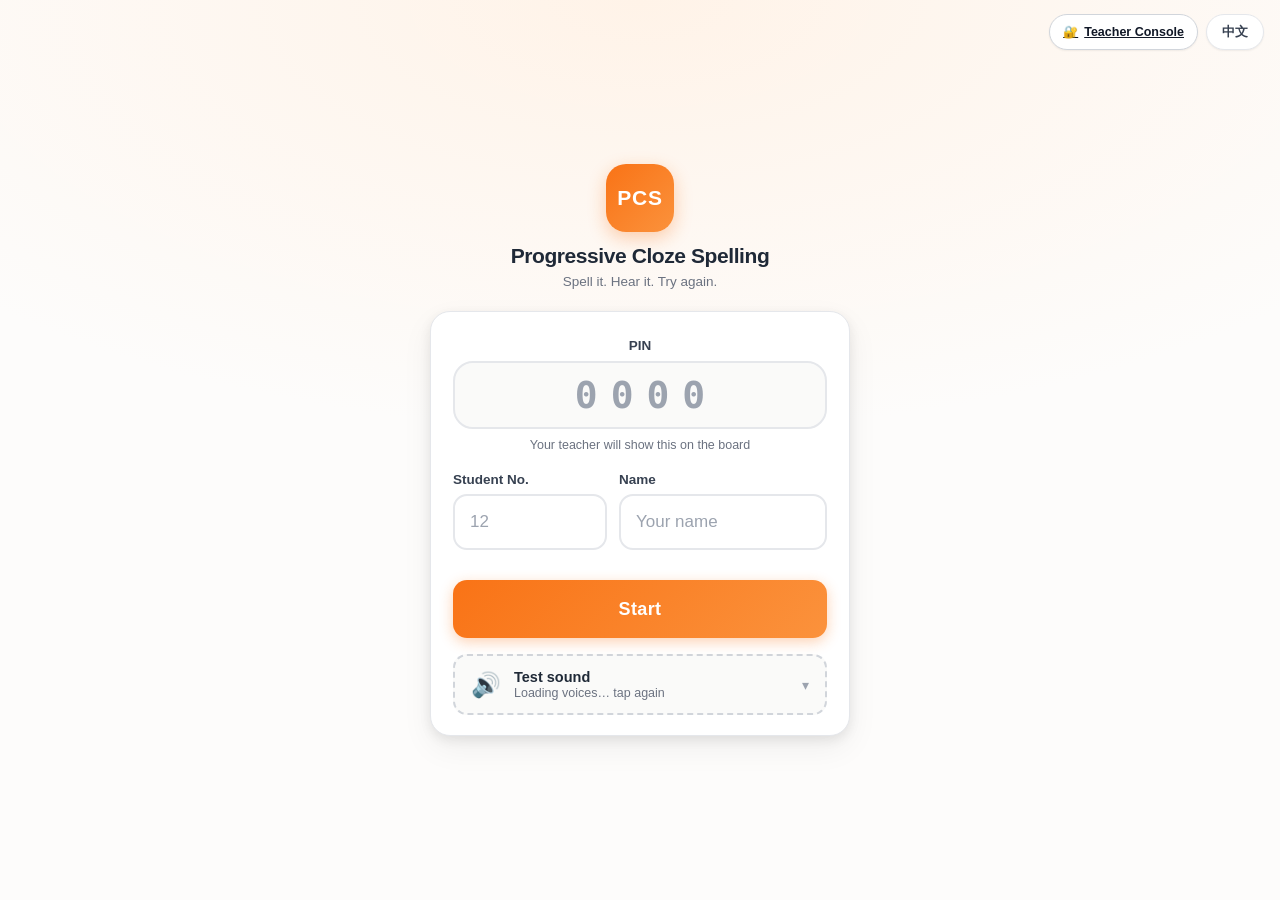
<file: index.html>
<!DOCTYPE html>
<html lang="en">
<head>
<meta charset="utf-8">
<meta name="viewport" content="width=device-width, initial-scale=1, viewport-fit=cover, maximum-scale=1">
<meta name="theme-color" content="#F97316">

<!-- ★ 快取破壞守衛：靜態站沒有 build step，瀏覽器會長期快取舊 .js。
     改了程式碼但使用者跑舊檔，症狀會被誤判成「修正沒生效」。
     版本不一致就強制重整。改程式碼後請同步更新 config.js 的 BUILD_ID。 -->
<script>
(function () {
  var BUILD = '2026-11-27-r83';
  var KEY = 'pcs.build';
  try {
    var seen = localStorage.getItem(KEY);
    if (seen === BUILD) return;
    localStorage.setItem(KEY, BUILD);
    if (seen && seen !== BUILD) {
      // ★ 2026-10-16 修正：原本是 pathname + search + '?_r=' + ...
      //   → 當網址本來就有 query（例如 ?pin=1234 分享連結）會變成
      //     "?pin=1234?_r=1759..."，兩個問號 → URLSearchParams 取到的 pin
      //     變成 "1234?_r=1759..." → PIN 格式校驗失敗 → 學生進不了課程。
      //   現在用 URL API 正確合併，並保留原本的 query。
      var u = new URL(location.href);
      u.searchParams.set('_r', String(Date.now()));
      location.replace(u.pathname + u.search + u.hash);
    }
  } catch (e) { /* private mode：略過 */ }
})();
</script>
<title>Progressive Cloze Spelling</title>
<!-- ★ 2026-10-16：補上 favicon，消除瀏覽器每次載入都打一條 404 的 console 噪音 -->
<link rel="icon" href="favicon.ico" sizes="any">
<link rel="stylesheet" href="./assets/css/tokens.css?v=2026-11-27-r83">
<link rel="stylesheet" href="./assets/css/student.css?v=2026-11-27-r83">
<style>
.login-page {
  min-height: 100dvh;
  display: grid;
  place-items: center;
  padding: 24px 20px calc(24px + env(safe-area-inset-bottom));
  background:
    radial-gradient(120% 80% at 50% 0%, var(--orange-soft) 0%, transparent 60%),
    var(--bg);
}

.login-shell { width: 100%; max-width: 420px; animation: fadeUp .4s ease-out; position: relative; }

.login-brand { text-align: center; margin-bottom: 22px; }

.brand-mark {
  display: inline-flex; align-items: center; justify-content: center;
  width: 68px; height: 68px; margin-bottom: 12px;
  border-radius: 20px;
  background: linear-gradient(135deg, var(--orange) 0%, var(--orange-mid) 100%);
  color: #fff; font-weight: 900; font-size: 21px; letter-spacing: .04em;
  box-shadow: 0 6px 18px rgba(249,115,22,.32);
}

.login-brand h1 { margin: 0; font-size: 21px; font-weight: 800; letter-spacing: -.02em; }
.brand-sub { margin: 4px 0 0; font-size: 14px; color: var(--ink-soft); }

.login-card {
  background: var(--card);
  border: 1px solid var(--line);
  border-radius: var(--r-lg);
  box-shadow: var(--shadow-lg);
  padding: 26px 22px 20px;
}

.field { margin-bottom: 16px; }
.field label { display: block; margin-bottom: 7px; font-size: 13.5px; font-weight: 700; color: var(--ink-mid); }

.field input, .field select {
  width: 100%; height: var(--tap); padding: 0 15px;
  border: 2px solid var(--line); border-radius: var(--r);
  background: var(--card); color: var(--ink);
  font-size: 17px; transition: border-color .18s, box-shadow .18s;
  appearance: none; -webkit-appearance: none;
}
.field select {
  background-image: url("data:image/svg+xml,%3Csvg xmlns='http://www.w3.org/2000/svg' width='14' height='9' viewBox='0 0 14 9'%3E%3Cpath fill='%236B7280' d='M1 1l6 6 6-6'/%3E%3C/svg%3E");
  background-repeat: no-repeat;
  background-position: right 16px center;
  padding-right: 42px;
}

.field input:focus, .field select:focus {
  outline: none; border-color: var(--orange);
  box-shadow: 0 0 0 4px var(--orange-soft);
}
.field input::placeholder { color: var(--ink-mute); }

.btn-primary {
  width: 100%; height: 58px; margin-top: 8px;
  border-radius: var(--r);
  background: linear-gradient(135deg, var(--orange) 0%, var(--orange-mid) 100%);
  color: #fff; font-size: 18px; font-weight: 800;
  box-shadow: 0 4px 14px rgba(249,115,22,.32);
  transition: transform .12s, opacity .18s;
}
.btn-primary:active { transform: translateY(1px) scale(.995); }
.btn-primary:disabled { opacity: .6; cursor: default; }

/* ── TTS 自檢 ── */
.tts-check { margin-top: 16px; }
.tts-btn {
  display: flex; align-items: center; gap: 13px; width: 100%;
  padding: 13px 16px; border-radius: var(--r);
  border: 2px dashed var(--line-mid); background: var(--card-alt);
  text-align: left; transition: border-color .2s, background .2s;
}
.tts-btn:active { background: var(--orange-soft); }
.tts-icon { font-size: 24px; line-height: 1; }
.tts-text { display: flex; flex-direction: column; gap: 1px; }
.tts-text strong { font-size: 14.5px; color: var(--ink); }
.tts-text small { font-size: 12.5px; color: var(--ink-soft); }
.tts-btn.tts-ok   { border-color: var(--correct); border-style: solid; background: var(--correct-dim); }
.tts-btn.tts-warn { border-color: #F59E0B; border-style: solid; background: #FEF3C7; }
.tts-btn.tts-bad  { border-color: var(--wrong); border-style: solid; background: var(--wrong-dim); }

/* ── 控制台入口（右上角，和語言鍵並排）──
   ★ 2026-11-25：從表單底部搬到右上角。
   原本是 Start 下面一個整寬、48px 的大按鈕，正好落在學生拇指
   掃過的動線上，小一學生順手一點就進了教師登入頁。
   現在縮成 36px 小藥丸、放到右上角，離開中央的 PIN / Start 視線焦點。 */
.top-actions {
  position: fixed; top: 14px; right: 16px; z-index: 60;
  display: flex; align-items: center; gap: 8px;
  margin-left: 0;   /* 蓋掉 student.css 給 .lang-slot 的 margin-left */
}
/* ★ 2026-11-25（r80）：白底 + 黑字（使用者指定：只要字是黑的，背景仍是白的）。 */
.console-btn {
  display: inline-flex; align-items: center; justify-content: center; gap: 6px;
  height: 36px; padding: 0 13px;
  border-radius: 18px;
  background: #FFFFFF;
  border: 1.5px solid var(--line-mid);
  color: #111827;
  font-size: 12.5px; font-weight: 700; white-space: nowrap;
  box-shadow: var(--shadow-sm);
  transition: background .18s, border-color .18s, color .18s, opacity .18s;
}
.console-btn .cx-ico { font-size: 12px; line-height: 1; }
.console-btn:hover { background: #F3F4F6; border-color: #9CA3AF; color: #000000; }
.console-btn:active { transform: scale(.97); background: #E5E7EB; border-color: #6B7280; }

/* 窄螢幕（手機）：只留鎖頭圖示，避免和置中的品牌標誌擠在一起 */
@media (max-width: 430px) {
  .console-btn { width: 36px; padding: 0; }
  .console-btn .cx-label { display: none; }
}
</style>
</head>

<body class="login-page">

<!-- ★ 載入失敗提示：module 語法錯誤時瀏覽器不會報錯到 UI，
     這裡用一個全域錯誤監聽器把問題顯式呈現出來。 -->
<script>
window.__pcsFatal = function (msg) {
  var d = document.getElementById('pcsFatal');
  if (!d) {
    d = document.createElement('div');
    d.id = 'pcsFatal';
    d.style.cssText = 'position:fixed;inset:auto 12px 12px 12px;z-index:9999;padding:14px 16px;' +
      'background:#FEE2E2;border:2px solid #DC2626;border-radius:10px;color:#7F1D1D;' +
      'font:600 13px/1.6 system-ui,sans-serif;box-shadow:0 8px 24px rgba(0,0,0,.2)';
    document.addEventListener('DOMContentLoaded', function () { document.body.appendChild(d); });
    if (document.body) document.body.appendChild(d);
  }
  d.textContent = 'PCS could not start: ' + msg;
};
window.addEventListener('error', function (e) {
  if (e.target && e.target.tagName === 'SCRIPT') {
    window.__pcsFatal('a script failed to load (' + (e.target.src || 'inline') + ')');
  }
});
window.addEventListener('unhandledrejection', function (e) {
  var r = e.reason;
  if (r && r.message && /import|module|syntax/i.test(r.message)) {
    window.__pcsFatal(r.message);
  }
});
</script>


<div class="login-shell">

  <div class="login-brand">
    <div class="brand-mark" aria-hidden="true">PCS</div>
    <h1 data-i18n="app.title">Progressive Cloze Spelling</h1>
    <p data-i18n="app.tagline">Spell it. Hear it. Try again.</p>
  </div>

  <!-- ★ novalidate：關掉瀏覽器原生的必填氣泡。
       沒有它，input 的 required 會先攔住 submit 事件，
       下面 join.errBadPin / errNoClass / errNoname 三條親和提示永遠不會顯示，
       學生只看到瀏覽器預設的英文 "Please fill out this field"（不可本地化、看不懂規則）。
       驗證全部交給 index.html 裡的 submit handler（有完整的錯誤碼與中英文文案）。 -->
  <form id="loginForm" class="login-card" autocomplete="off" novalidate>

    <!-- ── 1. PIN（Kahoot 式）── -->
    <div class="pin-block">
      <label for="pinInput" data-i18n="join.pinLabel">PIN</label>
      <input id="pinInput" name="pin" type="text" inputmode="numeric"
             class="pin-input" maxlength="4" placeholder="0000"
             pattern="[0-9]*" autocomplete="off" required>
      <p class="pin-hint" data-i18n="join.pinHint">Your teacher will show this on the board</p>
    </div>

    <!-- ── 2. 學生資料（橫向排列）── -->
    <div class="row-fields">
      <div class="field">
        <label for="classNo" data-i18n="join.classNo">Student No.</label>
        <input id="classNo" name="classNo" type="text" inputmode="numeric"
               maxlength="4" placeholder="12" required>
      </div>

      <div class="field">
        <label for="studentName" data-i18n="join.name">Name</label>
        <input id="studentName" name="studentName" type="text"
               maxlength="24" placeholder="Your name" required>
      </div>
    </div>

    <button id="startBtn" class="btn-primary" type="submit" data-i18n="join.start">Start</button>

    <p id="joinErr" class="join-err" role="alert" hidden></p>

    <!-- ── TTS 自檢 / 選音色 ── -->
    <div class="tts-check">
      <button id="ttsBtn" class="tts-btn" type="button" aria-haspopup="dialog">
        <span class="tts-icon" aria-hidden="true">🔊</span>
        <span class="tts-text">
          <strong data-i18n="login.tryAudio">Test sound</strong>
          <small id="ttsStatus" data-i18n="login.audioPick">Tap to choose a voice</small>
        </span>
        <span class="tts-caret" aria-hidden="true">▾</span>
      </button>
    </div>

  </form>
</div>

<!-- ★ 右上角：教師控制台 + 語言切換（同一排小藥丸，遠離學生的操作動線） -->
<div class="lang-slot top-actions" id="langSlot">
  <a href="admin-login.html" class="console-btn" id="consoleBtn"
     title="Teacher Console" aria-label="Teacher Console">
    <span class="cx-ico" aria-hidden="true">🔐</span>
    <span class="cx-label" data-i18n="login.console">Teacher Console</span>
  </a>
</div>

<!-- ══════════════════════════════════════════════
     ★ 2026-11-20：音色選擇彈窗
     點「Test sound」打開；英式 / 美式各 3 個（實際列出這台裝置有的）。
     點一行 = 立刻試聽 + 選定；按 Start 進課後全站都用這個音色。
     ══════════════════════════════════════════════ -->
<div class="vox-backdrop" id="voxBackdrop" hidden>
  <div class="vox-card" role="dialog" aria-modal="true" aria-labelledby="voxTitle">
    <div class="vox-head">
      <h2 class="vox-title" id="voxTitle" data-i18n="voice.title">Choose a voice</h2>
      <button class="vox-x" id="voxClose" type="button" aria-label="Close">✕</button>
    </div>
    <p class="vox-sub" data-i18n="voice.sub">Tap a voice to hear it — the one you pick is used when you press Start.</p>

    <section class="vox-group">
      <h3 class="vox-h"><span class="vox-flag" aria-hidden="true">🇬🇧</span><span data-i18n="voice.british">British English</span></h3>
      <div class="vox-list" id="voxGB"></div>
    </section>

    <section class="vox-group">
      <h3 class="vox-h"><span class="vox-flag" aria-hidden="true">🇺🇸</span><span data-i18n="voice.american">American English</span></h3>
      <div class="vox-list" id="voxUS"></div>
    </section>

    <div class="vox-foot">
      <button class="vox-done" id="voxDone" type="button" data-i18n="voice.done">Done</button>
    </div>
  </div>
</div>

<script type="module">
import {
  primeSpeech, speechStatus, speakSentence,
  listVoiceChoices, getVoicePref, setVoicePref, speakWithVoice,
} from './assets/js/speech.js?v=2026-11-27-r83';
import { unlockAudio, playTap } from './assets/js/sfx.js?v=2026-11-27-r83';
import { initLang, t, applyI18n, mountLangToggle } from './assets/js/i18n.js?v=2026-11-27-r83';
import { joinAssignment, pinFromLocation, isValidPinFormat, normalisePin } from './assets/js/assignments.js?v=2026-11-27-r83';

initLang();
applyI18n(document);
mountLangToggle(document.getElementById('langSlot'), {
  onChange: () => {
    applyI18n(document);
    updateTtsLabel();                                  // 「目前使用 …」也要跟著語言
    if (!voxBackdrop.hidden) renderVoiceModal();
  },
});

// ── TTS 自檢 + 選音色 ──
const ttsBtn = document.getElementById('ttsBtn');
const ttsStatus = document.getElementById('ttsStatus');
const voxBackdrop = document.getElementById('voxBackdrop');
const voxGB = document.getElementById('voxGB');
const voxUS = document.getElementById('voxUS');

const SAMPLE = 'My glasses are on the desk. Glasses.';

/** 只用在把語音名字塞進 HTML（語音名字偶爾帶引號） */
function escAttr(s) {
  return String(s ?? '').replace(/[&<>"']/g, c =>
    ({ '&': '&amp;', '<': '&lt;', '>': '&gt;', '"': '&quot;', "'": '&#39;' }[c]));
}

/** 更新 Test sound 下方那行小字：顯示目前用哪個音色 */
function updateTtsLabel() {
  const s = speechStatus();
  if (!s.supported) { ttsStatus.textContent = t('login.audioNone'); return; }
  if (!s.voiceName) { ttsStatus.textContent = t('login.audioPick'); return; }
  const accent = String(s.voiceLang || '').toLowerCase() === 'en-gb' ? 'UK' : 'US';
  ttsStatus.textContent = `${t('voice.using')} ${s.voiceName} · ${accent}`;
  ttsBtn.classList.remove('tts-bad');
  ttsBtn.classList.add('tts-ok');
}

function voiceRow(item, lang, slot, selectedName) {
  const on = selectedName === item.name;
  return `<button class="vox-row${on ? ' on' : ''}" type="button"
            data-name="${escAttr(item.name)}" data-lang="${lang}" data-slot="${slot}">
      <span class="vox-mark" aria-hidden="true">${on ? '✓' : '▶'}</span>
      <span class="vox-nm">${escAttr(item.name)}</span>
      <span class="vox-tag">${lang === 'en-GB' ? 'UK' : 'US'}</span>
    </button>`;
}

/** 重畫兩組選項（每次開窗、每次選完都重畫，勾選狀態才準） */
function renderVoiceModal() {
  const pref = getVoicePref();
  const ready = speechStatus().ready;
  const groups = [
    [voxGB, 'en-GB'],
    [voxUS, 'en-US'],
  ];
  for (const [el, lang] of groups) {
    const list = listVoiceChoices(lang, 3);
    const note = list.length && list.length < 3
      ? `<p class="vox-note">${escAttr(t('voice.few', { n: list.length }))}</p>`
      : '';
    el.innerHTML = (list.length
      ? list.map((v, i) => voiceRow(v, lang, i, pref?.name)).join('')
      : `<p class="vox-empty">${escAttr(t(ready ? 'voice.empty' : 'login.audioLoading'))}</p>`) + note;
  }
}

function openVoiceModal() {
  primeSpeech(); unlockAudio();
  renderVoiceModal();
  voxBackdrop.hidden = false;
  document.body.style.overflow = 'hidden';
}

function closeVoiceModal() {
  voxBackdrop.hidden = true;
  document.body.style.overflow = '';
  updateTtsLabel();
}

ttsBtn.addEventListener('click', openVoiceModal);
document.getElementById('voxClose').addEventListener('click', closeVoiceModal);
document.getElementById('voxDone').addEventListener('click', closeVoiceModal);

voxBackdrop.addEventListener('click', (e) => {
  if (e.target === voxBackdrop) { closeVoiceModal(); return; }
  const row = e.target.closest('.vox-row');
  if (!row) return;
  const { name, lang } = row.dataset;
  const slot = Number(row.dataset.slot) || 0;

  primeSpeech(); unlockAudio();
  setVoicePref({ name, lang, slot });     // ★ 存下來：Start 進課後全站都用它
  renderVoiceModal();                     // 勾選狀態立刻更新
  updateTtsLabel();
  // 用「剛選的這個」唸一次（不受偏好影響，這樣才知道自己選到什麼聲音）
  speakWithVoice(name, SAMPLE, { rate: 0.8 });
});

document.addEventListener('keydown', (e) => {
  if (e.key === 'Escape' && !voxBackdrop.hidden) closeVoiceModal();
});

['touchstart', 'click', 'keydown'].forEach(ev =>
  window.addEventListener(ev, () => { primeSpeech(); unlockAudio(); }, { once: true, passive: true }));

// 開頁時就把「目前用哪個音色」寫在 Test sound 下面
setTimeout(() => {
  updateTtsLabel();
  const s = speechStatus();
  if (s.supported && !s.ready) ttsStatus.textContent = t('login.audioLoading');
}, 300);

document.addEventListener('pcs:voices-ready', () => {
  updateTtsLabel();
  if (!voxBackdrop.hidden) renderVoiceModal();   // 語音清單晚到 → 重畫選項
});
updateTtsLabel();

// ── 進入課程（Kahoot 式 PIN）──
const form = document.getElementById('loginForm');
const pinEl = document.getElementById('pinInput');
const classNoEl = document.getElementById('classNo');
const nameEl = document.getElementById('studentName');
const errEl = document.getElementById('joinErr');
const btn = document.getElementById('startBtn');

// 網址帶 ?pin=1234 時自動填入
const urlPin = pinFromLocation();
if (urlPin) pinEl.value = urlPin;

/**
 * ★★ 2026-11-25（r76）：按「返回」回來時，把上次成功進入的 PIN / 班號 / 姓名填回去。
 *
 * 原本情況：學生玩到一半按上一頁 → 表單全部空白（Safari 從快取還原頁面時
 * 不會保留輸入值）→ 要重新打一次 PIN，打錯就進不去，老師還得來幫忙。
 * 現在直接沿用 sessionStorage 裡那次成功的登入（同一天內有效）。
 *
 * 為什麼是 12 小時而不是「當天」：跨午夜的課後練習不該突然要重打一次；
 * 而隔天換課程時，多半會拿到新的 PIN 分享連結（那條會覆蓋這裡的值）。
 * 注意：只填空的欄位 —— 網址帶 ?pin=1234 進來時以網址為準。
 */
function fillPin(pin) {
  const v = normalisePin(pin).replace(/\D/g, '').slice(0, 4);
  if (!pinEl.value && v) pinEl.value = v;
}

function restoreLastStudent() {
  let last = null;
  try { last = JSON.parse(sessionStorage.getItem('pcs.student') || 'null'); } catch { return false; }
  const fresh = last?.joinedAt && Date.now() - last.joinedAt < 12 * 60 * 60 * 1000;
  if (!last?.pin || !fresh) return false;
  fillPin(last.pin);
  if (!classNoEl.value) classNoEl.value = String(last.classNo ?? '');
  if (!nameEl.value) nameEl.value = String(last.studentName ?? '');
  return pinEl.value.length === 4 && !!classNoEl.value && !!nameEl.value;
}

// ★ 第二道保險：sessionStorage 有時候會跟著分頁一起消失
//   （iOS 分頁被系統回收後重開、或從書籤／桌面捷徑重新開啟）。
//   這裡只記 PIN —— 全班共用同一組，不會把上一位同學的姓名帶給下一位。
try {
  if (!pinEl.value) {
    const m = JSON.parse(localStorage.getItem('pcs.lastPin') || 'null');
    if (m?.pin && Date.now() - (m.at || 0) < 12 * 60 * 60 * 1000) fillPin(m.pin);
  }
} catch { /* 私密模式：略過 */ }

if (restoreLastStudent()) {
  // 三欄都齊了 → 直接讓 Start 可以按（少一次點擊）
  btn.focus({ preventScroll: true });
}

/**
 * ★ 從上一頁（bfcache）返回時：**換一份全新的文件**，不是 reload。
 *
 * 為什麼：Safari 會把整頁凍結再還原，但頁面裡的 Firebase 連線、SDK 狀態、
 * 已綁定的事件都不會跟著復活 —— 學生按 Start 之後就卡在
 * 「Finding your class…」永遠不動，重試也一樣，只能關掉分頁重開。
 * 之前用 location.reload()，在 iOS 上常常「看起來有跑、其實還是那份凍結的頁」，
 * 所以改成 location.replace() 帶一個新的 _r 參數 → 一定是新的請求、新的文件，
 * 而且不會在歷史記錄裡多留一筆（按返回不會無限迴圈）。
 */
window.addEventListener('pageshow', (e) => {
  if (!e.persisted) return;
  restoreLastStudent();          // 先填（萬一下面的換頁被擋住，至少能直接按 Start）
  btn.disabled = false;
  btn.textContent = t('join.start');
  const u = new URL(location.href);
  u.searchParams.set('_r', String(Date.now()));
  location.replace(u.pathname + u.search + u.hash);
});

const JOIN_ERRORS = {
  badpin:   'join.errBadPin',
  notfound: 'join.errNotFound',
  closed:   'join.errClosed',
  empty:    'join.errEmpty',
  noclass:  'join.errNoClass',
  noname:   'join.errNoName',
  network:  'join.errNetwork',
};

const showErr = (key) => { errEl.textContent = t(key); errEl.hidden = false; };
const hideErr = () => { errEl.hidden = true; };

pinEl.addEventListener('input', () => {
  pinEl.value = normalisePin(pinEl.value).replace(/\D/g, '').slice(0, 4);
  hideErr();
  if (pinEl.value.length === 4) classNoEl.focus();
});
classNoEl.addEventListener('input', () => {
  classNoEl.value = classNoEl.value.replace(/\D/g, '').slice(0, 4);
  hideErr();
});
// ★ 2026-10-16：姓名框原本沒有 input 監聽 → 填了名字，
//   「Please enter your name」不會自動消失，學生會以為按鍵沒反應。
nameEl.addEventListener('input', hideErr);
[nameEl, pinEl, classNoEl].forEach(el =>
  el.addEventListener('keydown', (e) => { if (e.key === 'Enter') form.requestSubmit(); }));

form.addEventListener('submit', async (e) => {
  e.preventDefault();
  primeSpeech(); unlockAudio(); hideErr();

  const pin = normalisePin(pinEl.value);
  const classNo = classNoEl.value.trim();
  const studentName = nameEl.value.trim();

  if (!isValidPinFormat(pin)) { showErr(JOIN_ERRORS.badpin); pinEl.focus(); pinEl.select(); return; }
  if (!classNo)  { showErr(JOIN_ERRORS.noclass); classNoEl.focus(); return; }
  if (!studentName) { showErr(JOIN_ERRORS.noname); nameEl.focus(); return; }

  btn.disabled = true;
  const original = btn.textContent;
  btn.textContent = t('join.finding');

  /**
   * ★★ 2026-11-25：加 12 秒上限。
   *
   * 為什麼：`joinAssignment` 內部是 Firestore 的 getDoc，它**沒有 timeout**。
   * 從上一頁返回（Firestore 連線已死）或學校網路半斷時，這個 promise
   * 永遠不會 resolve → 按鈕停在「Finding your class…」、學生以為當機
   * （這就是老師說的「點 Start 會卡死」）。超時就當成網路錯誤，
   * 至少把按鈕還回去，可以再試一次。
   */
  const withTimeout = (p, ms) => Promise.race([
    p,
    new Promise((_, reject) => setTimeout(() => reject(new Error('join-timeout')), ms)),
  ]);

  let r;
  let timedOut = false;
  try {
    r = await withTimeout(joinAssignment({ pin, classNo, studentName }), 10000);
  } catch (err) {
    timedOut = true;
    console.warn('[PCS] join 超時／失敗', err?.message);
    r = { ok: false, error: 'network' };
  }

  /**
   * ★★ 2026-11-25（r76）：卡住就自動「關掉分頁再開」。
   *
   * 為什麼要多這一段：Firestore 的 promise 卡住時（分頁從快取還原、iPad
   * 待機醒來、多分頁搶鎖）**在同一個文件裡再試一百次也還是卡住** ——
   * 老師實測唯一有效的解法就是「把頁面關掉重新打開」。既然如此，就叫程式
   * 自己做：把表單值交出去，換一份全新的文件、換一個乾淨的連線自動再進一次。
   * 學生看到的只是一次很短的白屏，不用自己發現「要關掉再開」。
   *
   * 只自動重試一次（60 秒內不再重試），避免網路真的掛掉時無限重整。
   */
  if (timedOut) {
    let lastTry = 0;
    try { lastTry = Number(sessionStorage.getItem('pcs.join.retry') || 0); } catch { /* 略 */ }
    if (Date.now() - lastTry > 60000) {
      try {
        sessionStorage.setItem('pcs.join.retry', String(Date.now()));
        sessionStorage.setItem('pcs.join.form', JSON.stringify({ pin, classNo, studentName, at: Date.now() }));
      } catch { /* 私密模式：直接走下面的錯誤提示 */ }
      const u = new URL(location.href);
      u.searchParams.set('pin', pin);
      u.searchParams.set('retry', '1');
      u.searchParams.set('_r', String(Date.now()));
      location.replace(u.pathname + u.search + u.hash);
      return;
    }
  }

  if (!r.ok) {
    btn.disabled = false;
    btn.textContent = original;
    showErr(JOIN_ERRORS[r.error] || JOIN_ERRORS.network);
    pinEl.focus(); pinEl.select();
    return;
  }

  // ★ 不存 sessionId —— 學生不需要知道那是什麼。
  //   sessionId 由 PIN + 班號 + 日期在遊戲頁當場生成。
  sessionStorage.setItem('pcs.student', JSON.stringify({
    classNo,
    studentName,
    pin,
    assignmentId: r.assignment.id,
    assignmentTitle: r.assignment.title,
    classTitle: r.assignment.title,        // ★ 後台按課程分組用（與 assignmentTitle 同值，語意更明確）
    phase: r.assignment.phase || 'practice',
    className: r.assignment.className || '',
    // ★ Advanced mode：整詞自行填寫的考試模式（預設 false）
    advanced: !!r.assignment.advanced,
    joinedAt: Date.now(),
  }));
  sessionStorage.setItem('pcs.items', JSON.stringify(r.items));
  // ★ r76：把 PIN 記在 localStorage（只記 PIN，不記姓名）——
  //   下一次同一台裝置開這個首頁時，即使 sessionStorage 已被清掉，
  //   學生也只要打學號和姓名就好。
  try { localStorage.setItem('pcs.lastPin', JSON.stringify({ pin, at: Date.now() })); } catch { /* 略 */ }

  location.href = 'play.html';
});

/**
 * ★ r76：上一次按 Start 卡住時，程式把表單交到這裡來（見上面的超時處理）。
 *   網址帶著 retry=1 → 填好三欄、直接再送一次。
 *   送出後把 retry 參數清掉，之後重新整理不會又自動送。
 */
(function autoRetryJoin() {
  let auto = false;
  try { auto = new URLSearchParams(location.search).get('retry') === '1'; } catch { /* 略 */ }
  if (!auto) return;

  let saved = null;
  try {
    saved = JSON.parse(sessionStorage.getItem('pcs.join.form') || 'null');
    sessionStorage.removeItem('pcs.join.form');
  } catch { /* 略 */ }

  // 參數先清掉（無論資料在不在）
  try {
    const u = new URL(location.href);
    u.searchParams.delete('retry');
    history.replaceState(null, '', u.pathname + u.search + u.hash);
  } catch { /* 略 */ }

  if (!saved || Date.now() - (saved.at || 0) > 120000) return;
  pinEl.value = normalisePin(saved.pin).replace(/\D/g, '').slice(0, 4);
  classNoEl.value = String(saved.classNo || '');
  nameEl.value = String(saved.studentName || '');
  setTimeout(() => form.requestSubmit(), 150);
})();
</script>

</body>
</html>
</file>
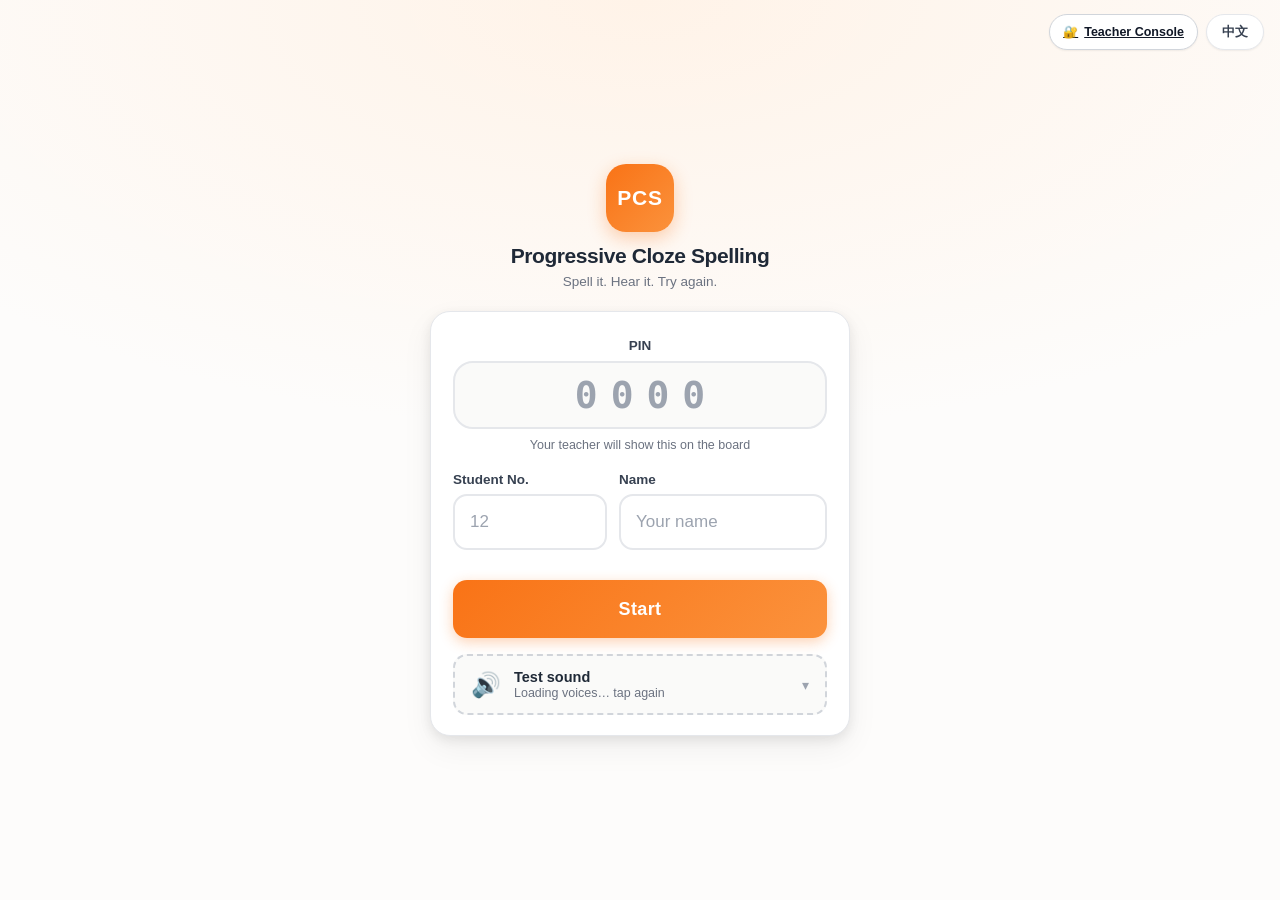
<file: play.html>
<!DOCTYPE html>
<html lang="en">
<head>
<meta charset="UTF-8">
<meta name="viewport" content="width=device-width, initial-scale=1.0, viewport-fit=cover, maximum-scale=1.0, user-scalable=no">
<meta name="theme-color" content="#F97316">

<!-- ★ 快取破壞守衛：靜態站沒有 build step，瀏覽器會長期快取舊 .js。
     改了程式碼但使用者跑舊檔，症狀會被誤判成「修正沒生效」。
     版本不一致就強制重整。改程式碼後請同步更新 config.js 的 BUILD_ID。 -->
<script>
(function () {
  var BUILD = '2026-11-27-r83';
  var KEY = 'pcs.build';
  try {
    var seen = localStorage.getItem(KEY);
    if (seen === BUILD) return;
    localStorage.setItem(KEY, BUILD);
    if (seen && seen !== BUILD) {
      // ★ 2026-10-16 修正：原本是 pathname + search + '?_r=' + ...
      //   → 當網址本來就有 query（例如 ?pin=1234 分享連結）會變成
      //     "?pin=1234?_r=1759..."，兩個問號 → URLSearchParams 取到的 pin
      //     變成 "1234?_r=1759..." → PIN 格式校驗失敗 → 學生進不了課程。
      //   現在用 URL API 正確合併，並保留原本的 query。
      var u = new URL(location.href);
      u.searchParams.set('_r', String(Date.now()));
      location.replace(u.pathname + u.search + u.hash);
    }
  } catch (e) { /* private mode：略過 */ }
})();
</script>
<title>Progressive Cloze Spelling</title>
<!-- ★ 2026-10-16：補上 favicon，消除瀏覽器每次載入都打一條 404 的 console 噪音 -->
<link rel="icon" href="favicon.ico" sizes="any">
<link rel="stylesheet" href="assets/css/tokens.css?v=2026-11-27-r83">
<link rel="stylesheet" href="assets/css/student.css?v=2026-11-27-r83">
</head>
<body class="play-page">

<header class="topbar">
  <button class="rank-toggle" id="rankToggle" type="button" aria-label="Ranking">
    <span class="rank-toggle-icon" aria-hidden="true">🏆</span>
    <span data-i18n="rank.title">Class Ranking</span>
  </button>

  <div class="session-chip" id="sessionChip" hidden>
    <span class="sc-avatar" aria-hidden="true">🙋</span>
    <span class="sc-meta">
      <span class="sc-name" id="scName">—</span>
      <span class="sc-pin">PIN <b id="scPin">—</b><span class="sc-class" id="scClass"></span></span>
    </span>
  </div>

  <div class="topbar-right">
    <span class="score-pill" id="pointsPill" data-i18n-attr="title:game.points">⭐ <b id="pointsNum">0</b></span>
    <span class="sync-badge" id="syncBadge"><span class="dot"></span><span id="syncText">…</span></span>
  </div>
  <div class="lang-slot" id="langSlot"></div>
</header>

<div class="progress-wrap">
  <div class="progress-bar"><div class="progress-fill" id="progressFill"></div></div>
  <div class="progress-text">
    <span id="progressLabel">—</span>
    <span id="reviewLabel"></span>
  </div>
</div>

<!-- ★★ r73：鍵盤插座（iPad 鍵盤一直掉下來的解法）
     放在 STAGE 外面，整頁只有一個，永遠不會因為換題被 innerHTML 沖掉。

     為什麼要這樣做：格子本身是 <input>，輸完一格若程式把焦點移到下一格，
     iOS Safari 會把它當成「新的聚焦請求」而把鍵盤收起來 → 學生每打一個字母
     鍵盤就彈下去一次。改成「所有按鍵都打在這個永遠聚焦的小 input 上」，
     格子只負責顯示，就完全沒有焦點轉移，鍵盤自然不會掉。

     inputmode="latin" + lang="en" + 關掉自動修正／自動大寫：
     盡量讓系統給英文鍵盤（iOS 不接受強制切換，所以輸入端另外過濾非英文字母）。 -->
<input id="kbSink" class="kb-sink" type="text" inputmode="latin" lang="en"
       autocomplete="off" autocapitalize="off" autocorrect="off"
       spellcheck="false" enterkeyhint="done"
       tabindex="-1" aria-hidden="true">

<main class="stage" id="stage">
  <div class="loading"><div class="spinner"></div><span>Loading…</span></div>
</main>

<!-- ── 語言切換掛載在 topbar 內 ── -->

<!-- ── 班級排名抽屜 ── -->
<div class="drawer-backdrop" id="drawerBg" hidden></div>
<aside class="drawer" id="rankDrawer" hidden aria-label="Class ranking">
  <header class="drawer-head">
    <h2 data-i18n="rank.title">Class Ranking</h2>
    <button class="drawer-close" id="rankClose" type="button" aria-label="Close">✕</button>
  </header>
  <div class="drawer-body" id="rankBody"></div>
  <div class="rank-err" id="rankErr" hidden></div>
  <footer class="drawer-foot">
    <details>
      <summary data-i18n="rank.howTitle">How to earn points</summary>
      <ul class="how-list">
        <li data-i18n="rank.how1">+10 for each correct letter</li>
        <li data-i18n="rank.how3">+5 for each letter you fix after a mistake (max +10)</li>
        <li data-i18n="rank.how4">+20 for finishing a whole word</li>
      </ul>
    </details>
    <button class="btn-sec" id="rankRefresh" type="button" data-i18n="rank.refresh">Refresh</button>
  </footer>
</aside>

<!-- ★ 載入失敗提示：module 語法錯誤時瀏覽器不會報錯到 UI，
     這裡用一個全域錯誤監聽器把問題顯式呈現出來。 -->
<script>
window.__pcsFatal = function (msg) {
  var d = document.getElementById('pcsFatal');
  if (!d) {
    d = document.createElement('div');
    d.id = 'pcsFatal';
    d.style.cssText = 'position:fixed;inset:auto 12px 12px 12px;z-index:9999;padding:14px 16px;' +
      'background:#FEE2E2;border:2px solid #DC2626;border-radius:10px;color:#7F1D1D;' +
      'font:600 13px/1.6 system-ui,sans-serif;box-shadow:0 8px 24px rgba(0,0,0,.2)';
    document.addEventListener('DOMContentLoaded', function () { document.body.appendChild(d); });
    if (document.body) document.body.appendChild(d);
  }
  d.textContent = 'PCS could not start: ' + msg;
};
window.addEventListener('error', function (e) {
  if (e.target && e.target.tagName === 'SCRIPT') {
    window.__pcsFatal('a script failed to load (' + (e.target.src || 'inline') + ')');
  }
});
window.addEventListener('unhandledrejection', function (e) {
  var r = e.reason;
  if (r && r.message && /import|module|syntax/i.test(r.message)) {
    window.__pcsFatal(r.message);
  }
});
</script>

<script type="module">
import { PCS_CONFIG } from './assets/js/config.js?v=2026-11-27-r83';
import { diagnose } from './assets/js/blanking.js?v=2026-11-27-r83';
import { localWordBank, loadWordList, analyseItem, buildItemInline, composeLevel, levelCountFor } from './assets/js/wordbank.js?v=2026-11-27-r83';
import { emojiForWord } from './assets/js/emoji.js?v=2026-11-27-r83';
import {
  initState, nextItem, recordAnswer, markMastered, queueNextLevel, isFinished,
  progress, summarise, serialise, deserialise,
  masteryFor, setTargetMastery, makeRng,
} from './assets/js/scheduler.js?v=2026-11-27-r83';
import { speakSentenceAndWord, speakWord, stopSpeaking, primeSpeech, speechStarted } from './assets/js/speech.js?v=2026-11-27-r83';
import { playCorrect, playWrong, playComplete, playTap, unlockAudio } from './assets/js/sfx.js?v=2026-11-27-r83';
import { recordExposure } from './assets/js/exposure.js?v=2026-11-27-r83';
import { enqueue, setBadgeTranslator, refreshBadge } from './assets/js/outbox.js?v=2026-11-27-r83';
import { confettiBurst, confettiCelebrate } from './assets/js/confetti.js?v=2026-11-27-r83';
import { initLang, t, applyI18n, mountLangToggle } from './assets/js/i18n.js?v=2026-11-27-r83';
import {
  scoreRound, loadMyScore, addScore, resetMyScore, fetchClassRanking, myRank, buildRankSession,
  subscribeClassRanking, todayKey,
} from './assets/js/leaderboard.js?v=2026-11-27-r83';

const CFG = PCS_CONFIG.experiment;
initLang();
// ★ outbox 不 import i18n（避免 ?v= 造成第二個模組實例），改由這裡注入 t()。
//   注入後它會立刻重畫一次徽章，所以順序放在 initLang() 之後。
setBadgeTranslator(t);
refreshBadge();

const student = JSON.parse(sessionStorage.getItem('pcs.student') || '{}');

// ★ sessionId 在這裡當場生成，學生不需要知道它的存在。
//   組成：課程 PIN + 班號 + 日期 → 同一位學生同一天在同一課程只有一份成績。
const today = (() => {
  const d = new Date();
  return `${d.getFullYear()}${String(d.getMonth() + 1).padStart(2, '0')}${String(d.getDate()).padStart(2, '0')}`;
})();
const sessionId = `${student.pin || 'local'}_${student.classNo || 'x'}_${today}`;

// ★★ 2026-11-20：這一局的「局號」。
//   sessionId 只到「日期」，同一天重玩會撞同一個 key ——
//   舊版因此讓分數在 localStorage 裡累加，但正確率每局歸零，
//   寫進排行榜就變成「points 是今天總和、accuracy 是最後一局」。
//   現在每一局有自己的局號：分數每局歸零、rankBoard 用 `_r<局號>` 分開存，
//   排行榜再取「最高分那一局」→ 兩個數字永遠同一局。
const RUN_KEY = `pcs.run.${sessionId}`;
function runNo() {
  try { return Number(localStorage.getItem(RUN_KEY) || 0) || 1; } catch { return 1; }
}

// ★ recordExposure 需要 sessionId 與 classNo 都在 student 物件裡。
//   直接補上去，避免每次呼叫都要記得傳。
student.sessionId = sessionId;

// 課程詞彙（由 index.html 從 Firestore 讀好傳過來）
const ASSIGNMENT_ITEMS = JSON.parse(sessionStorage.getItem('pcs.items') || '[]');

// ★★★ Advanced mode（老師在建立 assignment 時勾選）
//
//   這份 assignment 改成考試模式：整個詞自行填寫，每個詞只出現一次。
//   與 progressive 模式的差異全部集中在少數幾個判斷點（皆標記 ★ADV）：
//     render()          → buildAdvancedLevel() 產生「全挖」的題目
//     scheduler 用法→ 不排重測、不排 level 佇列（每詞只一次）
//     submit()          → 比對「整串答案」而不是逐字母
//     recordExposure()  → mode 記為 'dictation'（分析時可區分）
//
//   為什麼預設關閉：日常練習需要 L1/L2/L3 的漸進與回溯重測，
//   那是 PCS 的研究核心。Advanced 是給小考／階段測驗用的另一種形態。
const ADVANCED = !!student.advanced;

// ★★★ 難度（2026-11-24 · r68）
//
//   學生一進課程先選 Easy / Difficult，兩種難度**規則不同、成績分開記**：
//
//     Easy      → 每題只挖「一個結構」（oo 這種跨 2 格仍算一個空）
//                 每個詞只考兩遍（答對 → 換另一個結構；答錯 → 同一結構補考一次）
//                 不進回溯佇列，所以題量固定、可預期
//     Difficult → 原規則：每題 2–3 個空、最多 3 關、答錯的結構會回溯重測
//
//   為什麼要分開記：Easy 的題量本來就少，跟 Difficult 混在同一張榜上，
//   等於用「做得多」而不是「做得好」排名。所以排行榜分成上下兩欄。
//
//   DIFF = null 表示「還沒選」→ 進課程時先出選擇畫面。
//   續玩（localStorage 有存檔）時直接沿用存檔裡的難度，不再問一次。
let DIFF = null;
const isEasy = () => DIFF === 'easy';
/** 傳給 composeLevel / levelCountFor 的難度參數 */
//
// ★ r73：Difficult 也改成「每個詞兩關」。
//   之前是 3 關（每關 2–3 個空）—— 老師的意見是「difficult 也考兩次就好」。
//   minLevels: 2 是為了短詞（例如 fly / cat 這種靶點池很小的詞）：
//   levelCountFromPool 原本會算成只有 1 關，等於整個詞只出現一次。
//
//   補考由 retryQueue 負責：哪一關答錯，那一關就在整局最後再考一次
//   （見 retryLevel 與 scheduler 的 retryAllowed=false）。
const levelOpts = () => (isEasy()
  ? { targets: 1, maxLevels: 2, byTargets: true }
  : { maxLevels: 2, minLevels: 2 });

/**
 * ★ r73：這一局的「關卡總數」與「已完成關卡數」—— 進度條用。
 *
 * 舊進度條用 mastered/(words+mastered)，分母自己會長大，所以永遠走不到頭。
 * 現在改成「關卡為單位」：
 *   total = Σ 每個詞的關卡數（跟出題用的是同一個 levelCountFor）
 *   done  = Σ 每個詞已完成的關卡數（整詞 master 了就記滿）
 * 分母固定，只會單調往上；整局做完就是 100%。
 *
 * 這裡快取一份：updateChrome 每次作答都會呼叫，analyseItem 不便宜。
 * key 含銀行內容與難度 → 換作業、換難度、換局都會自動重算。
 */
let planCache = null;
function runPlan() {
  const key = `${DIFF}|${ADVANCED ? 'adv' : 'prog'}|${bank.map(w => w.wordId).join(',')}`;
  if (planCache && planCache.key === key) return planCache;

  const perWord = new Map();
  let total = 0;
  for (const w of bank) {
    const n = ADVANCED ? 1 : Math.max(1, levelCountFor(analyseItem(w.word), levelOpts()));
    perWord.set(w.wordId, n);
    total += n;
  }
  planCache = { key, perWord, total };
  return planCache;
}

/**
 * ★ 2026-11-25（r72）：這一題的隨機來源。
 *
 * 由 (局種子 | wordId | level) 派生 —— 也就是說：
 *   · 換一局 → 種子變 → 詞序與挖空全部重新洗（老師要的「不要每次都一樣」）
 *   · 同一局、同一個詞、同一關 → 種子固定 → 學生重新整理頁面不會換題
 *
 * 若直接用 Math.random，刷新一次就換一組空格，等於讓學生可以「刷題」。
 */
function rngFor(wordId, level) {
  return makeRng(`${state?.rngSeed ?? 'norun'}|${wordId}|${level}`);
}

// ★★★ 未登入閘門（2026-10-16 補）
//
//  問題：這頁原本沒有任何「沒有學生身分」的檢查。直接開 play.html 時
//    · student = {}（sessionStorage 空的）
//    · ASSIGNMENT_ITEMS = [] → init() 會 fallback 到內建詞庫
//    → 學生**不輸入 PIN 也能開玩**，而且 exposure / session 會以
//      空姓名、空學號、空 PIN 寫進 Firestore → 污染研究資料、
//      後台出現來源不明的記錄、排行榜出現無名條目。
//
//  解法：缺 PIN 或缺課程詞彙 → 直接送回登入頁。
//    （內建詞庫兜底仍然保留，但只服務「已登入、老師還沒建課」的學生）
const NO_SESSION = !student.pin || !ASSIGNMENT_ITEMS.length;
if (NO_SESSION) {
  console.warn('[PCS] 沒有學生身分或課程詞彙，送回登入頁');
  location.replace('index.html');
}

/**
 * 造一個「整詞全挖」的 level 物件（格式與 analyseItem 的輸出相同，
 * 所以 buildItemInline / submit / exposure 都不用改）。
 *
 * - blanks：全部字母的位置
 * - targetWord：去掉冠詞的內容詞（a cake shop → cake shop）
 * - words：逐詞的字母索引分组，讓 UI 能在詞與詞之間畫分隔
 */
function buildAdvancedLevel(rawWord) {
  // ★ 去掉冠詞 / 介詞，學生要填的是「cake shop」不是「a cake shop」
  const parts = String(rawWord || '').trim().toLowerCase()
    .split(/\s+/).filter(Boolean);
  const LEAD = new Set(['a', 'an', 'the']);
  const content = parts.length > 1 && LEAD.has(parts[0]) ? parts.slice(1) : parts;
  const targetWord = content.join(' ');

  if (!targetWord) return null;

  // blanks：目標詞（targetWord，含空格）裡所有要挖的位置 → 給輸入框用
  // words：逐詞的「詞內」字母序號（0-based）→ 給 phrase.js 的
  //        buildAdvancedInline 用（那邊是逐詞渲染，不能用全域偏移）
  // ★ 兩套坐標系不同，寫錯的話第二個詞就不會被挖到（實測踩過）。
  const words = [];
  const blanks = [];
  let pos = 0;
  for (const w of content) {
    const group = [];
    for (let i = 0; i < w.length; i++) {
      group.push(i);              // 詞內序號
      blanks.push(pos + i);       // targetWord 序號
    }
    words.push(group);
    pos += w.length + 1;          // +1 = 空格
  }

  return {
    level: 1,
    blanks,
    // 顯示字串：整個詞都用底線（顯示時會被 slot-input 取代）
    display: targetWord.split('').map(() => '_').join(' '),
    target: {
      pattern: 'advanced_all',
      category: 'whole_word',
      weight: 1,
    },
    targetWord,
    words,                          // ★ UI 用來畫詞間分隔
    isPhrase: content.length > 1,
    advanced: true,
    // ★ 冠詞（a / an / the）不算在 targetWord 裡，但方框列最前面要照樣顯示
    //   （與 progressive 一致 → "a cake shop" 整列讀起來是完整題目）。
    article: parts.length > 1 && LEAD.has(parts[0]) ? parts[0] : null,
  };
}

const STAGE = document.getElementById('stage');

let bank = [], state = null, current = null;
let attempts = {}, hadError = false, questionStart = 0, answeredAll = false;

// ══════════════════════════════════════════════
// Boot
// ══════════════════════════════════════════════
mountLangToggle(document.getElementById('langSlot'));
// ★ 首屏也要套一次：否則 localStorage 已是 zh 的使用者重新整理後，
//   靜態的 data-i18n / data-i18n-attr（例如分數的 tooltip）仍是英文原字。
applyI18n(document);
document.addEventListener('pcs:lang-changed', () => {
  applyI18n(document);
  fillSessionChip();      // ★ 晶片上的「學號」標籤也要跟著語言切換
  // ★ 只有在「已結束」時才重畫結算頁。
  //   否則切換語言會把進行中的題目跳到結算畫面。
  if (state && isFinished(state)) renderResult();
  else if (current) { drawQuestion(); updateChrome(); }
  else { updateChrome(); }
});

let __firstSpeechTried = false;
['touchstart', 'click', 'keydown'].forEach(ev =>
  window.addEventListener(ev, () => {
    primeSpeech();
    unlockAudio();
    /* ★ 2026-11-20：iOS 上「首屏自動朗讀」發生在任何手勢之前，會被系統吃掉。
       孩子看到新詞卻沒聽到聲音，就會以為喇叭壞了。
       所以在第一次觸碰時補唸一次 —— 只唸一次，不重複。 */
    if (__firstSpeechTried) return;
    __firstSpeechTried = true;
    setTimeout(() => {
      if (speechStarted() || !current) return;
      // ★ 不要插隊：如果引擎已經在唸（就是剛剛那次自動朗讀，只是還沒出聲），
      //   再唸一次會把第一句 cancel 掉，聽起來像「卡一下才唸」。
      try { if (speechSynthesis.speaking || speechSynthesis.pending) return; } catch { }
      try { speakWord(current.targetWord, { lang: PCS_CONFIG.ui.lang }); } catch { /* 忽略 */ }
    }, 240);
  }, { once: true, passive: true }));

// ★ 頂部顯示「目前進入的 assignment 的 PIN」與「學生名字 / 學號」
//   （學生答題時一眼看到自己是在哪個課程、用哪個名字，老師巡堂也方便核對）
//
//   ★ 命名勘誤：student.classNo 存的其實是「學號 Student No.」
//     （來源是 index.html 的 join 表單，欄位標籤就是 "Student No."），
//     不是班級號 —— 班級名稱另存於 student.className（由老師建立課程時指定）。
//     因此這裡顯示時用正確的「No.」標籤，不再寫成「班#」。
function fillSessionChip() {
  const chip = document.getElementById('sessionChip');
  if (!chip) return;
  const name = student.studentName || student.name || '';
  const pin = student.pin || '';
  const no = student.classNo != null ? student.classNo : '';
  // ★ 姓名和 PIN 都沒有 → 這是未登入狀態（即將被跳轉），
  //   不要把殘缺的 "🙋 PIN" 顯示出來。
  if (!name && !pin) { chip.hidden = true; return; }
  const scName = document.getElementById('scName');
  const scPin = document.getElementById('scPin');
  const scNo = document.getElementById('scClass');
  if (scName) scName.textContent = name;
  if (scPin) scPin.textContent = pin;
  if (scNo) scNo.textContent = no ? ` · ${t('chip.no', { n: no })}` : '';
  chip.hidden = false;
}
fillSessionChip();



async function init() {
  // ★ 未登入 → 什麼都不做（上面已經 location.replace 回登入頁）。
  //   少了這道短路，init() 會繼續跑 loadWordList() 把內建詞庫載進來，
  //   在跳轉發生前先把一局遊戲開起來。
  if (NO_SESSION) return;

  // ★ 2026-11-20：一進課程就把排行榜釘在旁邊（比賽時常亮、即時更新）
  pinRanking();

  // ★ 優先用「老師派的課程詞彙」；沒有課程（老師沒建）才退回內建詞庫，
  //   這樣學生端永遠不會開天窗。
  bank = ASSIGNMENT_ITEMS.length
    ? ASSIGNMENT_ITEMS.map(toWordObj)
    : await loadWordList({ n: CFG.targetWords, seed: CFG.shuffleSeed });

  const saved = loadSavedState();
  const ids = new Set(bank.map(w => w.wordId));
  if (saved && saved.wordIds?.length) {
    // 存的狀態必須包含目前詞庫的詞，否則接不上（換課程了）
    if (saved.wordIds.every(id => ids.has(id))) {
      state = deserialise(saved);
      // ★ 續玩：難度沿用存檔，不再問一次（否則學生會以為進度被重置）
      DIFF = state.difficulty;

      // ★★ 續玩時，把「老師後來才加進去的詞」補進這一局。
      //
      //   原本只檢查「存檔的詞都在詞庫裡」(⊆)，於是老師新增的詞
      //   永遠不會被發出來 —— 症狀：學生明明做完了畫面上所有題目，
      //   後台卻顯示 unfinished ／「N words not attempted」
      //   （老師會問「為什麼沒讓我寫那兩個詞」）。
      //
      //   現在把缺的詞接在隊尾：這一局仍然會出到它們，進度不會丟。
      //   ※ 同一天同一班號重入（sessionId 相同）才會走到這裡。
      const known = new Set(state.order);
      const added = bank.map(w => w.wordId).filter(id => !known.has(id));
      if (added.length) {
        state.order = [...state.order, ...added];
        state.wordIds = [...new Set([...state.wordIds, ...added])];
        console.warn('[PCS] 這份作業新增了', added.length, '個詞，已接進本局：', added);
      }

      render();
      return;
    }
    console.warn('[PCS] 存檔與目前作業不一致，直接開新的一局');
  }

  // ★ r82：整詞拼寫（Advanced / dictation）不要問難度。
  //
  //   這個模式本身就是「最難」的形態：整個詞（或整個短語）所有字母都要自己填，
  //   而且每個詞只出現一次、沒有 L1→L2 的階梯可選。
  //   再讓學生按 Easy / Difficult 只是多一道沒有意義的關卡
  //   （按 Easy 也還是要拼完整的字），所以直接開局。
  //   difficulty 固定記為 'difficult'：排行榜的分組與後台分析才有一致口徑。
  if (ADVANCED) { startNewRun('difficult'); return; }

  // ★ 全新的一局 → 先讓學生選難度，選完才建立遊戲狀態。
  //   以前這裡直接 initState + render，等於預設困難；現在難度是學生的選擇。
  renderDifficultyPicker();
}

/**
 * 開始新的一局（選難度之後、或結算頁的「再玩一次 / 繼續挑戰困難」）。
 *
 * @param {'easy'|'difficult'} diff
 * @param {{wrong?:Object, neverTested?:string[]}|null} carry 上一局留下的重點
 */
function startNewRun(diff, carry = null) {
  DIFF = diff === 'easy' ? 'easy' : 'difficult';

  // ★ 新的一局 → 局號 +1、分數歸零
  try {
    const cur = Number(localStorage.getItem(RUN_KEY) || 0) || 0;
    localStorage.setItem(RUN_KEY, String(cur + 1));
  } catch { /* 忽略 */ }
  resetMyScore(student.sessionId);

  state = initState(bank.map(w => w.wordId), { advanced: ADVANCED, difficulty: DIFF });
  applyCarry(state, carry);
  saveState();
  render();
}

/**
 * 重玩時把上一局的重點帶過來：
 *   ① 之前答錯的結構 → 標成 fail（組裝時 +12，優先再挖）
 *   ② 上一局已經答對的結構 → 標成 pass（×0.12，幾乎不再挖）→ 把名額留給沒考過的
 *   ③ 上一局沒考到的詞 → 排到最前面
 *
 * ★ ② 為什麼重要：Easy 每個詞只考兩遍，一個詞往往只測了 2 個結構，
 *   其他 5、6 個結構**從沒考過**。重玩時若不記得「哪些已經會了」，
 *   組裝會再挑一次最高權重的那兩個 —— 學生會覺得「怎麼又是這兩個」。
 *   記住 pass 之後，重玩自動換成沒考過的那些。
 *
 *   順序：先 pass 再 fail。同一個結構若兩局結果相反，以「錯」為準（複習優先）。
 */
function applyCarry(state, carry) {
  if (!carry) return;
  for (const [wordId, keys] of Object.entries(carry.passed ?? {})) {
    if (keys?.length) setTargetMastery(state, wordId, keys, 'pass');
  }
  for (const [wordId, keys] of Object.entries(carry.wrong ?? {})) {
    if (keys?.length) setTargetMastery(state, wordId, keys, 'fail');
  }
  const never = new Set(carry.neverTested ?? []);
  if (never.size) {
    state.order = [
      ...state.order.filter(id => never.has(id)),
      ...state.order.filter(id => !never.has(id)),
    ];
  }
}

/** 從剛結束的一局裡抽出「重玩要優先處理的東西」 */
function buildCarry(st) {
  if (!st) return null;
  const wrong = {};
  for (const [wordId, set] of (st.wrong ?? new Map())) {
    const keys = [...set];
    if (keys.length) wrong[wordId] = keys;
  }
  // 已經答對的結構（整關全對時標的 pass）
  const passed = {};
  for (const [wordId, m] of (st.targetMastery ?? new Map())) {
    const keys = [...m].filter(([, v]) => v === 'pass').map(([k]) => k);
    if (keys.length) passed[wordId] = keys;
  }
  const neverTested = (st.order ?? []).filter(id => (st.exposureCount?.get(id) ?? 0) === 0);
  return { wrong, passed, neverTested };
}

/**
 * 跳過無法出題的詞。
 * ★ 必須同時處理兩條路徑，否則會無限迴圈：
 *   - 新詞：把 poolIndex 往前推，標記為已掌握（它不會再被取出來）
 *   - 重測：retryQueue 裡的項目必須移除，否則 nextItem 會一直回傳它
 */
function skipUnplayable(wordId, item) {
  if (item?.kind === 'retry') {
    state.retryQueue = state.retryQueue.filter(q => q.wordId !== wordId);
  }
  if (item?.kind === 'advance') {
    state.levelQueue = state.levelQueue.filter(id => id !== wordId);
  }
  if (item?.kind === 'new') {
    state.poolIndex = Math.max(state.poolIndex, state.order.indexOf(wordId) + 1);
  }
  state.masteredWords.add(wordId);
  saveState();

  // 避免一次跳太多詞造成畫面空白太久；全部跳完就結束這一局
  setTimeout(render, 0);
}

/** Firestore 的 assignment item → 遊戲用的 wordObj */
function toWordObj(it) {
  return {
    wordId: it.itemId || `a_${String(it.word).replace(/[^a-z]+/g, '_')}`,
    word: String(it.word || '').trim().toLowerCase(),
    sentences: Array.isArray(it.sentences) ? it.sentences.filter(Boolean) : [],
    imageDataUrl: it.imageDataUrl || null,
    imageEmoji: it.imageEmoji || null,
    category: it.category || 'place',
    active: true,
  };
}

const loadSavedState = () => {
  try {
    const raw = localStorage.getItem(`pcs.state.${student.sessionId}`);
    return raw ? JSON.parse(raw) : null;
  } catch { return null; }
};

function saveState() {
  try {
    localStorage.setItem(`pcs.state.${student.sessionId}`, JSON.stringify(serialise(state)));
  } catch (e) { console.warn('save failed', e); }
}

// ══════════════════════════════════════════════
// Render a question
// ══════════════════════════════════════════════

/**
 * ★ 難度選擇畫面（r68）
 *
 * 學生一進課程就看得到，選完才開始第一題。
 * 為什麼不在登入頁選：登入頁只管「你是誰」，難度是「這一輪怎麼練」，
 * 換 difficulty 時不必重新輸入 PIN。
 */
function renderDifficultyPicker() {
  DIFF = null;
  // ★ 2026-11-24：老師要求極簡 —— 只有大標題 + 左右兩個大方框（emoji + 名字）。
  //   原本每格下面還有一段英文說明，小朋友根本不讀，反而讓兩個選項變小。
  STAGE.innerHTML = `
    <div class="diff-card">
      <h2 data-i18n="diff.title">Choose your level</h2>

      <div class="diff-rows">
        <button class="diff-opt easy" id="pickEasy" type="button">
          <span class="do-badge" aria-hidden="true">🌱</span>
          <span class="do-name" data-i18n="diff.easy">Easy</span>
        </button>

        <button class="diff-opt hard" id="pickHard" type="button">
          <span class="do-badge" aria-hidden="true">🔥</span>
          <span class="do-name" data-i18n="diff.hard">Difficult</span>
        </button>
      </div>
    </div>
  `;
  applyI18n(STAGE);

  const pick = (diff) => {
    try { unlockAudio(); playTap(); } catch { /* 忽略 */ }
    startNewRun(diff);
  };
  STAGE.querySelector('#pickEasy')?.addEventListener('click', () => pick('easy'));
  STAGE.querySelector('#pickHard')?.addEventListener('click', () => pick('difficult'));

  // 進度條：這一局還沒開始，不要顯示「第 1 / 9 題」
  const pl = document.getElementById('progressLabel');
  if (pl) pl.textContent = t('diff.title');
  const rl = document.getElementById('reviewLabel');
  if (rl) rl.textContent = '';
  document.getElementById('pointsNum').textContent = '0';
}

/**
 * ★ 重測關卡的組裝（r67）
 *
 * 這裡只做一件事：把「上次答錯的結構」重新挖出來，剩下的名額重新分配。
 *
 * 為什麼不能沿用整組快照（item.spec）：
 *   快照是「失敗那一刻的整組空」，裡面混著學生當時**答對**的字母。
 *   原樣重播 = 答對過的字母再考一次，學生會覺得「我明明寫對了」。
 *   （老師的原話就是這句。）
 *
 * 為什麼不能乾脆完全重新組裝：
 *   佇列項的 key 是 wordId:level:probeIndex，靠「那一格是空格」才能被答到、
 *   才能被刪掉。重新組裝時若那一格變成給定字母，佇列項永遠消不掉 →
 *   這一局結束不了。所以用 mustInclude 把它鎖進空格裡。
 */
function retryLevel(item, analysis, wordId) {
  const mastery = masteryFor(state, wordId);

  // 同一個詞、同一關的所有待重測項 —— 一起挖出來，一次清乾淨。
  // （一個 pattern 跨 2 格會有 2 條佇列項，分兩次問是同一個結構考兩遍。）
  const pending = (state.retryQueue || []).filter(
    q => q.wordId === wordId && q.level === item.level,
  );
  const keys = pending.map(q => q.targetKey).filter(Boolean);
  const probes = [item.probeIndex, ...pending.map(q => q.probeIndex)]
    .filter(n => Number.isInteger(n));

  const out = composeLevel(analysis, item.level, mastery, {
    mustInclude: keys,
    mustIncludeProbes: probes,
    // Easy：補考也只挖那一個結構（不要補考時又冒出一堆空）
    targets: isEasy() ? 1 : null,
    // ★ r72：同一局的同一題要穩定，用派生種子
    rng: rngFor(wordId, item.level),
  });

  // 保險：要重測的那一格必須真的是空格，否則退回整組快照（極舊存檔才走這裡）
  if (out && Array.isArray(out.blanks) && out.blanks.includes(item.probeIndex)) return out;
  if (item.spec && (item.spec.blanks ?? []).includes(item.probeIndex)) return item.spec;
  return out ?? item.spec ?? null;
}

// ★ 自動朗讀用的去重：只在「換了一個新單詞」時才讀，
//   同一個詞的 L2 / L3 不重複朗讀，避免課堂上一直重複出聲。
let lastAutoSpokeWordId = null;

function render() {
  // ★★ 2026-11-25：先看有沒有「上一次發出去、還沒作答」的那一題（續玩用）。
  //
  //   為什麼需要：advance / retry 的題目是從 levelQueue / retryQueue **取出即消失**，
  //   state 裡沒有任何「這一題正在作答」的紀錄。於是學生做到第 2 關按返回、
  //   再進來（頁面重新載入）時，三個佇列都是空的 → isFinished() 成立 →
  //   直接跳出結算頁（成績單寫「完成 0 個詞」），練習整個被吃掉。
  //   現在把當前題目存進 state.pendingItem，重新載入時先接回它。
  const resumed = state.pendingItem || null;
  let item = resumed;
  if (item) {
    state.pendingItem = null;          // 只接回一次，之後照正常流程
  } else {
    if (isFinished(state)) { renderResult(); return; }
    item = nextItem(state);
    if (!item) { renderResult(); return; }
  }

  const wordObj = bank.find(w => w.wordId === item.wordId);
  if (!wordObj) { state.poolIndex++; render(); return; }

  const analysis = analyseItem(wordObj.word);

  // ★★ 2026-11-24：關數與關內容分開。
  //
  //   舊版 analysis.levels 既是「總關數」又是「每關的題目」，
  //   所以出題只能 levels[level-1] —— 靜態、不可變。
  //   現在：
  //     lvTotal  = levelCountFor()  → 這個詞一共幾關（只依靶點池，一局內穩定）
  //     composeLevel()              → 這一關實際挖哪幾個字母（吃 mastery 記憶）
  const lvTotal = ADVANCED ? 1 : levelCountFor(analysis, levelOpts());

  // ★ 防呆：某些字串（例如 ping_pong、don't、t-shirt、單字母 a）
  //   產生 0 關。沒有關卡就沒辦出題目 —— 直接讀 lvl 會是 undefined，
  //   然後 `lvl.targetWord` 拋 TypeError，整局卡在「Loading failed」。
  //   這裡寧可跳過這個詞，也不要讓學生看到壞掉的畫面。
  if (!lvTotal) {
    console.warn('[PCS] 這個詞無法產生關卡，已跳過：', wordObj.word);
    skipUnplayable(wordObj.wordId, item);
    return;
  }

  // ★ Progressive 的核心：答對 L1 要接著做 L2，做完 L2 接 L3……
  //   而不是答對一次就把整個詞標記為「已掌握」。
  //   下一關 = 該詞目前已完成的關卡數 + 1。
  const done = state.levelProgress.get(wordObj.wordId) || 0;
  const level = item.kind === 'retry'
    ? item.level
    : Math.min(done + 1, lvTotal);
  const isAdvance = item.kind === 'advance';
  // ★★★★★ Advanced mode（整詞自行填寫的考試模式）
  //
  //  老師在建立 assignment 時勾選 Advanced mode，這份試卷就變成：
  //    · 例句照樣顯示（給語境）
  //    · 圖片照樣顯示
  //    · 單詞與詞組**全部**字母挖空成下劃線（不是只挖 pattern）
  //    · 每個詞只出現一次（沒有 L1/L2/L3 階梯、不重測）
  //
  //  作法：自己造一個「整詞全挖」的 level 物件，
  //  而不去改 analyseItem 的輸出 —— 這樣 progressive 模式完全不受影響。
  //
  // ★★★ 重測的空組：只鎖定「答錯的那個結構」，其餘重新組裝。
  //
  //   舊版直接拿 item.spec 原樣重播 —— 於是上一輪**已經答對**的字母
  //   也被再挖一次（老師原話：「oo 之前寫對了呀，為什麼還會再考一次，
  //   為什麼不把 oo 換成別的，比如摳 ride 裡面的詞，甚至是 sc」）。
  //
  //   現在：
  //     ① 把「同一個詞、同一關」所有待重測項的靶點都塞進來（保證那幾格是空格，
  //        佇列項才刪得掉，不會卡死）；
  //     ② 剩下的名額照常由 composeFromPool 補 —— 答對過的靶點已被 mastery
  //        壓到 0.12 倍，補進來的通常是這個詞裡還沒考過的另一個結構。
  //     ③ 最後驗一次：萬一那一格仍不是空格（極舊存檔），才退回整組快照。
  const lvl = ADVANCED
    ? buildAdvancedLevel(wordObj.word)
    : (item.kind === 'retry')
      ? retryLevel(item, analysis, wordObj.wordId)
      : composeLevel(analysis, level, masteryFor(state, wordObj.wordId),
          { ...levelOpts(), rng: rngFor(wordObj.wordId, level) });

  // ★ 最後一道保險： level 算成 0 或負數時會取到 undefined
  if (!lvl) {
    console.warn('[PCS] level 超出範圍，已跳過：', wordObj.word, level);
    skipUnplayable(wordObj.wordId, item);
    return;
  }

  const sents = wordObj.sentences?.length ? wordObj.sentences : ['___'];
  const sentence = sents[(item.exposureIndex ?? 0) % sents.length];
  const inline = buildItemInline(sentence, wordObj.word, lvl);

  // ★★ 例句挖空失敗時，絕對不能把整句原樣顯示出來。
  //   那等於直接把答案送給學生（例："I love cake shops." 讓人看見 shop 的 s）。
  //   寧可顯示一句不含目標詞的提示，也不要洩漏答案。
  const inlineOk = !!inline && inline.segments.some(s => s.t === 'slot');
  const safeSentence = inlineOk ? sentence : '_____';

  current = {
    item, wordObj, analysis,
    level: lvl.level,
    blanks: lvl.blanks,
    target: lvl.target,
    // ★ 本關的所有靶點（一關可能挖 2–3 個不同的語音結構）
    targets: lvl.targets ?? (lvl.target ? [lvl.target] : []),
    targetWord: lvl.targetWord || wordObj.word,
    // ★ADV 考試模式需要用到逐詞的字母索引（畫詞間分隔）
    levelObj: lvl,
    advanced: ADVANCED,
    lvTotal,
    sentence: inlineOk ? sentence : null,   // ★ null = 沒有可安全顯示的例句
    inline: inlineOk ? inline : null,
    exposureIndex: item.exposureIndex ?? 0,
  };

  attempts = {};
  hadError = false;
  answeredAll = false;
  questionStart = performance.now();

  // ★ 續玩接回來的那一題，不能再算一次曝光（第一次 render 時已經算過）
  if (!resumed) {
    state.exposureCount.set(wordObj.wordId, (state.exposureCount.get(wordObj.wordId) ?? 0) + 1);
  }

  // ★ 記住「這一題正在作答」—— 頁面被重新載入時要能接回同一題（見函式開頭）
  state.pendingItem = item;

  drawQuestion();
  updateChrome();
  saveState();
}

function drawQuestion() {
  const { wordObj, blanks, sentence, inline, item, targetWord } = current;

  // 進度：顯示目前是第幾關 / 這個詞共幾關，讓學生知道還有下一步
  const totalLv = current?.lvTotal ?? 1;
  // ★ADV 考試模式沒有「關卡」概念（每詞只出現一次），所以不顯示 Level chip，
  //   只保留進度（第 n / 共 m 題）。顯示「Level 1 of 2」會誤導學生以為還有下一關。
  const badge = item.kind === 'retry'
    ? `<span data-i18n="game.retry">Try again</span>`
    : `<span data-i18n="game.progress" data-n="${Math.min(state.poolIndex + 1, state.order.length)}" data-total="${state.order.length}"></span>`
      + (ADVANCED ? '' : `<span class="lv-chip">Level ${current?.level ?? 1} of ${totalLv}</span>`);

  // ★ Only the target word gets input boxes. No word is ever revealed in text.
  // ★ 用 CSS Grid 的兩列：第 1 列字母框、第 2 列答案格。
  //   每個位置都有答案格（沒錯時是空的），才能保證上下嚴格對齊。
  // ★ 每個位置都配一個同寬的答案格（id 對應字母位置），
  //   答錯時逐格填入正確字母 → 上下嚴格對齊，不會像浮動 pill 那樣偏移。
  //
  // ★★★ 每個字母位置做成一個「欄位容器」（.cell），上下兩格放在同一個容器裡。
  //
  // 為什麼不用「input 與 answer 交錯 + grid-row 指定行號」：
  //   那個做法依賴 grid 的 auto-placement 演算法，把元素依序填進欄位。
  //   ★ 在 Safari（iPad 學生端）上，`.word-sep` 這種「跨兩列」的元素會讓
  //     auto-placement 算錯 —— 結果下方答案格跟上方輸入框錯開一格，
  //     學生看到「上排 s t a t i o、下排 s t a t i」對不上。
  //   （症狀：只有詞組、只有 iPad、只有 advanced/多詞時會出現。）
  //
  //   包成 .cell 之後，每一欄是一個獨立的 flex column，
  //   上下的對齊由容器內部保證，完全不依賴 grid 的自動排版。
  const boxes = [...targetWord].map((ch, i) => {
    // 空格：只留一個分隔欄（上下都空白）
    if (ch === ' ') {
      return `<span class="cell cell-sep" aria-hidden="true"></span>`;
    }
    const upper = blanks.includes(i)
      // ★ r73：格子改成 readonly + inputmode="none" ——
      //   真正的鍵盤在 #kbSink 上（見上面那段說明）。
      //   格子只負責「顯示字母 + 被點」，所以它不該自己叫出鍵盤，
      //   否則 iPad 上會出現「兩個輸入焦點打架、鍵盤一閃就收」。
      ? `<input class="slot-input" type="text" inputmode="none" readonly
           maxlength="1" autocomplete="off" autocapitalize="off" autocorrect="off"
           spellcheck="false" data-index="${i}" aria-label="Letter ${i + 1}">`
      : `<span class="slot-given">${escapeHtml(ch)}</span>`;
    return `<span class="cell">${upper}<span class="slot-answer" id="ans-${i}" aria-hidden="true"></span></span>`;
  }).join('');

  const inlineHtml = inline
    ? inline.segments.map(s => {
        if (s.t === 'text') return escapeHtml(s.v);
        if (s.t === 'given') return `<span class="given">${escapeHtml(s.v)}</span>`;
        // ★ data-bi = 目標詞的字母序號，讓 syncInline 能正確配對
        //   （同一個詞在句中出現多次時，順序配對會錯位）
        return `<span class="slot-inline" data-bi="${s.index}"></span>`;
      }).join('')
    // ★ 挖不到目標詞 → 只顯示提示，不顯示原句（否則答案直接露出來）
    : '<span class="given">_____</span>';

  // ★ emoji 解析順序：
  //   1. 老師上傳的圖片（imageDataUrl）
  //   2. 課程建立時就存好的 emoji（imageEmoji）
  //   3. 現場用 emojiForWord(word) 解析 —— 這一步是舊課程的後備：
  //      以前的版本沒把 emoji 寫進 assignment，只靠 category 猜，
  //      而 category 缺席時一律當 'place' → 每個詞都變 🏠。
  //      改成「用詞本身去查」，a cake shop 就會拿到 🍰。
  const fig = wordObj.imageDataUrl
    ? `<img src="${wordObj.imageDataUrl}" alt="">`
    : `<div class="placeholder">${wordObj.imageEmoji || emojiForWord(wordObj.word, wordObj.category)}</div>`;

  const n = blanks.length;
  const hintKey = n > 1 ? 'game.needLetters' : 'game.needLetter';

  // ★ 冠詞（a / an / the）以「已給定字母框」的形式排在題目最前面 ——
  //   每一顆都跟後面的字母框**同款同尺寸**，整列讀起來就是
  //   "a cake shop" / "an art room" / "a cinema"，學生看到的是完整題目，
  //   只有被挖空的那幾格要填。
  //
  //   ★ 為什麼不是一顆圓形小 pill：pill 的字號是字母的 0.6 倍，
  //     同一列會出現兩種大小的字（"a cake shop" 的 a 比 c / a / k 小一號），
  //     使用者直接回報「那個 a 的大小又不一樣了」。
  //     現在冠詞逐字母走 .art-given（與 .slot-given 同款），尺寸由 CSS 保證一致。
  //
  //   ★ 為什麼不分「短語 / 單詞」：同一個作業裡若 "a cake shop" 顯示 a、
  //     但 "a cinema" 不顯示，老師會看到兩種格式。所以只要該題有冠詞就顯示，
  //     整份作業的方框列長得一模一樣。
  //
  //   ★ 冠詞與內容詞之間放一個 .cell-sep：與「詞與詞」的間隔相同
  //     （a | cake shop），整列的字距讀起來才像一句正常的短語。
  const artWord = current.levelObj?.article || '';
  const artPrefix = artWord
    ? [...artWord]
        .map(ch => `<span class="cell"><span class="art-given">${escapeHtml(ch)}</span></span>`)
        .join('')
      + `<span class="cell cell-sep" aria-hidden="true"></span>`
    : '';

  STAGE.innerHTML = `
    <span class="level-tag">${badge}</span>

    <div class="word-figure">${fig}</div>

    <div class="sentence-card">
      <div class="sentence-row">
        <div class="sentence-text">${inlineHtml}</div>
        <button class="speaker-btn" id="speakBtn" type="button"
                aria-label="Listen" data-i18n-attr="aria-label:game.listen">🔊</button>
      </div>
    </div>

    <div class="cloze-row" id="clozeRow">${artPrefix}${boxes}</div>

    <div class="diagnosis idle" id="diag" data-i18n="${hintKey}" data-n="${n}"></div>

    <div class="actions">
      <button class="btn-skip" id="skipBtn" type="button" data-i18n="game.skip">Skip</button>
      <button class="btn-skip" id="retryBtn" type="button" data-i18n="game.retry" hidden>Try again</button>
      <button class="btn-submit" id="submitBtn" type="submit" disabled data-i18n="game.check">Check</button>
    </div>
  `;

  applyI18n(STAGE);
  // progress label 需要插值
  const lt = STAGE.querySelector('.level-tag span[data-i18n="game.progress"]');
  // ★ 這裡必須跟 badge 用同一個 Math.min() —— poolIndex 在 nextItem() 裡
  //   已經先++ 了（表示「這個詞已發出」），所以 +1 會比實際多 1。
  //   Advanced mode 尤其明顯：2 個詞的最後一題會顯示「Word 3 of 2」。
  if (lt) lt.textContent = t('game.progress', {
    n: Math.min(state.poolIndex, state.order.length),
    total: state.order.length,
  });
  const dg = STAGE.querySelector('#diag');
  if (dg) dg.textContent = t(hintKey, { n });

  wireQuestion();
  fitClozeRow();          // ★ 依詞長自動調整格寬 → 保證單行、上下對齊
  focusFirst();

  // ★ 新單詞出現時自動朗讀一次 —— 只讀「單詞 / 詞組」本身，不讀例句。
  //   - 想聽「例句 + 單詞」時，由學生自己按右下角的小喇叭（見下方 speakBtn 的 click）。
  //   - 只在「換了新單詞」時讀，同一詞的 L2/L3 不重複朗讀
  //   - 瀏覽器在首次使用者手勢前會擋住語音，這裡不強求，try/catch 忽略
  if (current.item.wordId !== lastAutoSpokeWordId) {
    lastAutoSpokeWordId = current.item.wordId;
    try {
      speakWord(current.targetWord, { lang: PCS_CONFIG.ui.lang });
    } catch { /* autoplay 限制：忽略 */ }
  }
}

/** 視窗尺寸改變（轉向、iPad 分屏）時重新計算，否則會溢出或折行 */
let _fitTimer = 0;
window.addEventListener('resize', () => {
  clearTimeout(_fitTimer);
  _fitTimer = setTimeout(fitClozeRow, 120);
});
window.addEventListener('orientationchange', () => setTimeout(fitClozeRow, 200));

/**
 * ★★★ 讓整列字母「永遠排在同一行」。
 *
 * 為什麼需要：`--letter-size` 是固定值（桌機 46px）。"police station"
 * 有 13 格，需要 13×46 + 間距 ≈ 743px，但 .stage 可用寬度只有 684px
 * → 之前 flex-wrap:wrap 會把整列折成兩行，答案列被拆散、看起來像沒對齊。
 *
 * 作法：先在自然尺寸下量 scrollWidth，再依可用寬度等比縮小
 * （同時縮 gap，短詞不會被縮到）；下限 26px，低於下限就不再縮，
 * 改由 .cloze-row 的 overflow-x 橫向滑動，仍然不折行。
 */
function fitClozeRow() {
  const row = document.getElementById('clozeRow');
  if (!row || !row.children.length) return;

  const host = row.parentElement;
  const cs = getComputedStyle(host);
  const avail = host.clientWidth
    - parseFloat(cs.paddingLeft || 0)
    - parseFloat(cs.paddingRight || 0);
  if (avail <= 0) return;

  // 1) 先回到 CSS 的預設尺寸，量出「自然寬度」
  row.style.removeProperty('--letter-size');
  row.style.removeProperty('--letter-gap');

  const base = parseFloat(getComputedStyle(row).getPropertyValue('--letter-size')) || 46;
  let size = base;
  let gap = 10;
  const MIN_SIZE = 20;
  const MIN_GAP = 3;

  // 2) 迭代收斂：量一次 → 依比例縮 → 再量 → 再縮。
  //    單次比例縮放會因為 border / 捨入而留下幾 px 溢出，所以用迴圈逼近
  //    （最多 5 輪，每輪只會更小，一定會停）。
  for (let i = 0; i < 5; i++) {
    const need = row.scrollWidth;
    if (need <= avail || size <= MIN_SIZE) break;
    const r = avail / need;
    size = Math.max(MIN_SIZE, Math.floor(size * r) - 1);
    gap = Math.max(MIN_GAP, Math.floor(gap * r));
    row.style.setProperty('--letter-size', size + 'px');
    row.style.setProperty('--letter-gap', gap + 'px');
  }

  // 3) 真的塞不下（超長詞）→ 保留 overflow-x 橫向滑動，仍然不折行
  row.dataset.fitted = '1';
}

// ══════════════════════════════════════════════
// ★★ r73：鍵盤插座（一個永遠聚焦的 input 吃掉所有按鍵）
//
// 為什麼要這樣做：
//   格子本身是 <input>。輸完一格、程式把焦點移到下一格時，iOS Safari 會把
//   這次 focus() 當成「新的聚焦請求」而收鍵盤 —— 學生只打了一個字母，
//   鍵盤就彈下去（老師在 iPad 上遇到的正是這個）。
//
// 現在的分工：
//   · 格子 readonly + inputmode="none" → 它不接收鍵盤，只負責顯示與「被點」
//   · 點格子 = 移動「作用中的格子」（.active 橙框）+ 把焦點給 #kbSink
//   · 所有按鍵都打在 #kbSink 上，由 JS 寫進對應格子
//   · 焦點永遠停在同一顆元素上 → 鍵盤不會掉；
//     直到整個詞的空都填完才 blur（老師要的「填完才消失」）
// ══════════════════════════════════════════════
let kbSlots = [];
let kbActive = 0;
let kbBound = false;

const kbSinkEl = () => document.getElementById('kbSink');

function kbFocus() {
  const s = kbSinkEl();
  if (!s) return;
  try { s.focus({ preventScroll: true }); } catch { s.focus(); }
}

function kbMarkActive(n, opts = {}) {
  if (!kbSlots.length) return;
  kbActive = Math.max(0, Math.min(n, kbSlots.length - 1));
  kbSlots.forEach((el, i) => el.classList.toggle('active', i === kbActive));
  if (opts.reveal !== false) kbReveal(kbActive, opts.smooth !== false);
}

/**
 * ★★ 2026-11-25：把第 n 格滾到「鍵盤彈起後還看得見」的位置。
 *
 * 為什麼不能用 scrollIntoView：
 *   它把元素置中在**版面視窗**（layout viewport）。但 iOS 彈鍵盤時版面視窗
 *   不會變、變矮的只是**可視區**（visual viewport）—— 置中的結果正好落在
 *   鍵盤後面。老師看到的現象就是：點第一個空，畫面完全不動；
 *   等到開始打字，Safari 為了露出聚焦元素才把頁面往上推。
 *
 * 所以改成用 visualViewport 算出「真正看得到的那一塊」，
 * 把格子放在那塊由上往下 30% 的位置 —— 格子露出、題目與圖也還在上方。
 */
function kbReveal(n = kbActive, smooth = true) {
  const el = kbSlots[n];
  if (!el) return;
  const vv = window.visualViewport;
  const scrollY = window.scrollY || window.pageYOffset || 0;
  const rect = el.getBoundingClientRect();
  const elDocTop = rect.top + scrollY;                 // 文件座標

  const viewTop = vv ? vv.pageTop : scrollY;           // 可見區的文件頂端
  const viewH = vv ? vv.height : window.innerHeight;   // 可見區高度（鍵盤已扣掉）
  const wantTop = viewTop + Math.max(12, viewH * 0.3) - rect.height / 2;

  const delta = elDocTop - wantTop;
  if (Math.abs(delta) < 10) return;                    // 已經在理想位置，不要抖一下

  const top = Math.max(0, scrollY + delta);
  try { window.scrollTo({ top, behavior: smooth ? 'smooth' : 'auto' }); }
  catch { window.scrollTo(0, top); }                   // 舊 iOS 不支援 options
}

/**
 * ★★ 2026-11-25：鍵盤彈起時，給頁面「可以往上捲的空間」。
 *
 * 這是 iOS 上真正的關鍵。Safari 彈鍵盤時 **innerHeight 不變、變矮的是
 * visualViewport**；如果文件本身沒有超出版面高度（docHeight == innerHeight），
 * 那 window.scrollTo() 根本無效 —— 只有「聚焦元素的系統自動捲動」會動一下，
 * 這正是老師看到的「打了字才往上翻」。
 *
 * 作法：偵測到鍵盤佔了畫面高度 → 暫時在 body 底部補等高的 padding，
 * 讓文件變高、可捲動；鍵盤收起就還原。捲動量交給 kbReveal 算。
 */
function kbInset() {
  const vv = window.visualViewport;
  if (!vv) return 0;
  return Math.max(0, Math.round(window.innerHeight - vv.height));
}

let kbPadNow = 0;
function syncKbSpace() {
  const inset = kbInset();
  // 小於 100px 當成「沒有鍵盤」（iPad 分屏 / 瀏覽器工具列也會讓高度浮動）
  const want = inset > 100 ? inset + 32 : 0;
  if (want === kbPadNow) return kbPadNow > 0;
  kbPadNow = want;
  document.body.style.paddingBottom = want ? `${want}px` : '';
  return want > 0;
}

/**
 * 鍵盤彈起 / 收起時，可視區高度會變 —— 這一刻才知道「真正看得到」的範圍，
 * 所以在這裡先補可捲動空間、再校一次位置（不帶動畫，避免和系統的捲動打架）。
 */
(function watchViewport() {
  const vv = window.visualViewport;
  if (!vv) return;
  let t = 0;
  vv.addEventListener('resize', () => {
    clearTimeout(t);
    // 先讓 padding 生效（文件變高）→ 下一帧才捲得動
    syncKbSpace();
    t = setTimeout(() => {
      if (document.activeElement === kbSinkEl()) kbReveal(kbActive, false);
    }, 120);
  });
})();

const kbAllFilled = () => kbSlots.length > 0 && kbSlots.every(el => /[a-zA-Z]/.test(el.value));

function kbWrite(n, ch) {
  const el = kbSlots[n];
  if (!el) return;
  el.value = ch.toLowerCase();
  el.classList.add('filled');
  el.classList.remove('just-fixed');
  delete el.dataset.fixed;
}

function kbClear(n) {
  const el = kbSlots[n];
  if (!el) return;
  el.value = '';
  el.classList.remove('filled', 'ok', 'just-fixed');
  delete el.dataset.fixed;
}

/** 鍵盤不是英文時給一句提示（已判分、在看答案時不打擾） */
function kbHintEnglish() {
  if (answeredAll) return;
  const diag = STAGE.querySelector('#diag');
  if (!diag) return;
  diag.className = 'diagnosis idle';
  diag.textContent = t('game.englishOnly');
}

/** 插座整頁只有一個，事件只綁一次（換題時它不會被重建） */
function kbBindOnce() {
  if (kbBound) return;
  const sink = kbSinkEl();
  if (!sink) return;
  kbBound = true;

  sink.addEventListener('input', () => {
    const raw = sink.value;
    sink.value = '';                        // 插座永遠是空的，只做中轉

    // ★ 中文 / emoji / 數字全部濾掉 —— 「限制英文輸入」就落在這一行
    const letters = raw.replace(/[^a-zA-Z]/g, '');
    if (!letters) {
      if (raw.trim()) kbHintEnglish();
      return;
    }

    for (const ch of letters) {
      if (kbActive >= kbSlots.length) break;
      const el = kbSlots[kbActive];
      kbWrite(kbActive, ch);
      syncInline();
      checkReady();
      if (answeredAll) checkCorrection(el);   // 看過答案後自己改對
      if (kbActive < kbSlots.length - 1) kbMarkActive(kbActive + 1);
    }

    // ★ 整個詞填完 → 才收鍵盤（老師要的行為）
    if (kbAllFilled()) sink.blur();
  });

  sink.addEventListener('keydown', (e) => {
    if (e.key === 'Backspace') {
      e.preventDefault();
      if (kbSlots[kbActive]?.value) kbClear(kbActive);
      else if (kbActive > 0) { kbMarkActive(kbActive - 1); kbClear(kbActive); }
      syncInline(); checkReady();
      return;
    }
    if (e.key === 'ArrowLeft')  { e.preventDefault(); kbMarkActive(kbActive - 1); }
    if (e.key === 'ArrowRight') { e.preventDefault(); kbMarkActive(kbActive + 1); }
  });

  // 中文輸入法 / 貼上：能在鍵入前擋掉就先擋；
  // composition 期間擋不住的部分，上面的 input 過濾仍會兜住，字不會進格子。
  sink.addEventListener('beforeinput', (e) => {
    if (e.inputType?.startsWith('insert') && e.data && !/[a-zA-Z]/.test(e.data)) {
      e.preventDefault();
      kbHintEnglish();
    }
  });
}

function wireQuestion() {
  kbSlots = [...STAGE.querySelectorAll('.slot-input')];
  kbMarkActive(0);
  kbBindOnce();

  kbSlots.forEach((el, n) => {
    // 點格子：只換「作用中的格子」，鍵盤交給插座
    el.addEventListener('pointerdown', (e) => {
      if (e.button != null && e.button > 0) return;
      e.preventDefault();                   // 不要讓瀏覽器把焦點給 readonly 格子
      kbMarkActive(n);
      kbFocus();                            // 同一個手勢內 focus → iPad 才會彈鍵盤
      // ★ 鍵盤彈起要 250–350ms，彈完可視區才變矮 → 那時再校一次位置。
      //   （visualViewport 的 resize 也會觸發，這裡是沒有該 API 的舊機兜底）
      setTimeout(() => { if (document.activeElement === kbSinkEl()) kbReveal(n, false); }, 380);
    });
    // 用鍵盤 Tab 聚焦後按 Enter 也走這裡
    el.addEventListener('click', () => { kbMarkActive(n); kbFocus(); kbReveal(n); });
  });

  // ★★ 小喇叭：點了之後必須把焦點還回輸入框。
  //
  //  症狀（iPad 最嚴重）：點小喇叭發音 → 焦點離開 input → iPad 收起鍵盤
  //  → 學生要再點一次輸入框才能繼續打字，動作變成「聽音 → 點框 → 打字」，
  //  而且每次聽音都要重來一次。
  //
  //  解法：mousedown/touchstart 時 preventDefault()（阻止瀏覽器把焦點移走），
  //  再在 click 之後手動 focus 回「剛才那一格」。
  //  ★ 記住是哪一格：學生可能正在輸入中間某一格，不該跳回第一格。
  const speakBtn = STAGE.querySelector('#speakBtn');
  if (speakBtn) {
    /* ★★ 2026-11-20 修 bug：iPad 上點小喇叭完全沒反應。
       原因：舊版在 touchstart 上 preventDefault()（想保住輸入框焦點），
       但 iOS Safari 一旦在 touchstart 被 preventDefault，就**不再派發 click**
       → 語音永遠不會執行。桌機的 mousedown 不會有這問題，所以只有 iPad 壞。
       現在改成：在 pointerdown（真正的使用者手勢）裡直接發音並 preventDefault
       （pointerdown 的 preventDefault 不會取消 click，只擋掉 mousedown / 焦點轉移）。
       click 仍保留給鍵盤操作，用時間戳去重。 */
    let spokenAt = 0;

    const doSpeak = () => {
      spokenAt = Date.now();
      playTap();
      speakBtn.classList.add('speaking');
      // ★ sentence 可能是 null（例句在句中挖空失敗、畫面只顯示單詞）——
      //   但「唸出來」跟「畫面怎麼排」是兩件事：只要詞庫裡有例句就照樣唸，
      //   唸不到才退回只唸單詞。
      const sent = current?.sentence || current?.wordObj?.sentences?.[0] || '';
      if (sent) {
        speakSentenceAndWord(sent, current.targetWord,
          { rate: PCS_CONFIG.ui.speechRate, lang: PCS_CONFIG.ui.lang });
      } else {
        speakWord(current.targetWord, { lang: PCS_CONFIG.ui.lang });
      }
      setTimeout(() => speakBtn.classList.remove('speaking'), 2400);

      // ★ 唸完（或立刻）把焦點放回插座，鍵盤不會消失。
      //   r73 起「目前在哪一格」記在 kbActive，不再靠 input 的 focus。
      kbFocus();
    };

    speakBtn.addEventListener('pointerdown', (e) => {
      if (e.button != null && e.button > 0) return;      // 只認主鍵 / 單指
      e.preventDefault();                                // 不轉移焦點 → 不收鍵盤
      doSpeak();
    }, { passive: false });

    speakBtn.addEventListener('click', () => {
      if (Date.now() - spokenAt < 700) return;           // pointerdown 已經唸過
      doSpeak();
    });
  }

  STAGE.querySelector('#submitBtn')?.addEventListener('click', submit);
  STAGE.querySelector('#skipBtn')?.addEventListener('click', skip);
}

/**
 * ★ 訂正回饋：答錯後看過答案，學生又自己改對了 → 綠框 + 正確音效。
 *
 * 為什麼需要：
 *   答錯時畫面會把正確字母顯示在下方（這是教學設計）。學生看完可以自己
 *   改寫輸入框 —— 但原本的程式在 `answeredAll = true` 之後就完全不理
 *   輸入變化了，所以「改對」這個動作沒有任何回饋。
 *   對小學生來說，這等於告訴他「改了也沒用」，下次就不會檢查自己寫的字。
 *
 * ★ 刻意「不」做的事（研究考量）：
 *   不加分、不改 probes、不重寫 exposure、不推進關卡。
 *   這一筆的作答紀錄已經寫成「錯」，研究資料必須如實反映第一次作答；
 *   訂正是教學行為，不是測量行為。
 */
function checkCorrection(el) {
  const bi = Number(el.dataset.index);
  const expect = current?.targetWord?.[bi];
  if (!expect) return;
  const got = el.value.trim().toLowerCase();

  // 答案格也標成「已訂正」，讓學生看到上下兩列都對齊了
  const ans = STAGE.querySelector(`#ans-${bi}`);

  if (got === expect) {
    if (el.dataset.fixed === '1') return;      // 已在正確狀態，不要重複播音效
    el.dataset.fixed = '1';
    el.classList.remove('no');
    el.classList.add('ok', 'just-fixed');
    if (ans) ans.classList.remove('miss');

    const diag = STAGE.querySelector('#diag');
    if (diag) {
      diag.className = 'diagnosis ok';
      diag.textContent = t('game.correct');
    }
    setTimeout(() => el.classList.remove('just-fixed'), 700);

    // ★ 不在此處逐字母播音效 —— 只在「整個詞都改對」時給「一次」肯定，
    //   否則每改對一個字母就響一聲，對小學生反而是干擾（使用者明確反饋）。
    const inputs = STAGE.querySelectorAll('.slot-input');
    let allFixed = true;
    inputs.forEach(inp => {
      const i = Number(inp.dataset.index);
      if (inp.value.trim().toLowerCase() !== (current?.targetWord?.[i] ?? '')) allFixed = false;
    });
    if (allFixed) {
      playCorrect();                            // 整詞訂正完成：一次正確音效
      const row = document.getElementById('clozeRow');
      if (row) {
        const r = row.getBoundingClientRect();
        confettiBurst(r.left + r.width / 2, r.top + r.height / 2);
      } else {
        confettiBurst();
      }
    }
  } else {
    // 又改錯（或清空）→ 回到錯的樣子
    if (el.dataset.fixed !== '1') return;
    delete el.dataset.fixed;
    el.classList.remove('ok', 'just-fixed');
    el.classList.add('no');
    if (ans) ans.classList.add('miss');
  }
}

/**
 * 「再試一次」—— 答錯之後給學生一次重做的機會。
 *
 * 做什麼：
 *   清空所有填空、收起下方已揭示的答案列、把按鈕還原成 Check，
 *   讓這一題回到「還沒作答」的狀態，可以重新輸入一次。
 *   已給定的字母（.slot-given）保持原樣 —— 重做的是作答，不是換題目。
 *
 * 研究資料：已經寫入的「第一次答錯」不會被改寫（如實反映第一次作答）。
 *   重做後再送出，會以新的一次 attempt 記錄（attemptNo 累加），
 *   這對「這個字母要試幾次才對」這個指標反而更有價值。
 */
function tryAgain() {
  const diag = STAGE.querySelector('#diag');
  const btn = STAGE.querySelector('#submitBtn');

  // 清空填空 + 移除所有作答狀態樣式
  STAGE.querySelectorAll('.slot-input').forEach(el => {
    el.value = '';
    el.classList.remove('no', 'ok', 'just-fixed', 'filled');
    delete el.dataset.fixed;
    el.disabled = false;
  });

  // 收起下方已揭示的正確字母
  STAGE.querySelectorAll('.slot-answer').forEach(a => {
    a.className = 'slot-answer';
    a.textContent = '';
  });

  // 例句裡標紅的空格也一併還原
  STAGE.querySelectorAll('.sentence-text .slot-inline')
    .forEach(sl => sl.classList.remove('ok', 'no', 'filled'));

  // 提示文字回到「請填入欠缺的字母」
  if (diag) {
    diag.className = 'diagnosis idle';
    const key = diag.dataset.i18n;
    diag.textContent = key ? t(key, { n: diag.dataset.n }) : '';
  }

  // 按鈕復原：Check（未填完時禁用）／Skip 回來／再試一次收起
  if (btn) {
    btn.textContent = t('game.check');
    btn.classList.remove('next');
    btn.onclick = null;
    btn.disabled = true;
  }
  const retryEl = STAGE.querySelector('#retryBtn');
  if (retryEl) { retryEl.hidden = true; retryEl.onclick = null; }
  const skipEl = STAGE.querySelector('#skipBtn');
  if (skipEl) skipEl.hidden = false;

  answeredAll = false;
  saveState();
  checkReady();
  focusFirst();

  // ★ 2026-11-20：重做時再唸一次這個詞 ——
  //   孩子剛聽完、正要重寫，這時候是最該再聽一次的時間點。
  //   （這是直接點「Try again」的手勢，同步呼叫最可靠。）
  try {
    if (current?.targetWord) speakWord(current.targetWord, { lang: PCS_CONFIG.ui.lang });
  } catch { /* 忽略 */ }
}

function syncInline() {
  // 句子裡的空格跟著輸入狀態變色，但永遠不顯示字母。
  // ★ 例句裡同一個詞可能出現多次 → slot 數量會比答案框多。
  //   所以用 data-bi（目標詞的字母序號）配對，而不是靠順序。
  //   這樣 "I say no, NO, No." 三個 no 會一起對應到同一個答案框。
  const slots = STAGE.querySelectorAll('.sentence-text .slot-inline');
  slots.forEach(slot => {
    const bi = slot.dataset.bi;
    const el = STAGE.querySelector(`.slot-input[data-index="${bi}"]`);
    slot.classList.toggle('filled', !!(el && el.value));
    slot.classList.remove('ok', 'no');
  });
}

function checkReady() {
  const all = [...STAGE.querySelectorAll('.slot-input')].every(el => /[a-zA-Z]/.test(el.value));
  const b = STAGE.querySelector('#submitBtn');
  if (b) b.disabled = !all;
}

function focusFirst() {
  if (!STAGE.querySelector('.slot-input')) return;
  // ★ r73：焦點給插座，不再給格子。
  //   注意 —— 換題是在作答後約 900ms 才發生，已經離開使用者手勢，
  //   iOS 不會為此彈出鍵盤；學生點一下任何一格就會彈（而且之後不會再掉）。
  // ★ 2026-11-25：換題時不主動捲動（reveal:false）—— 那時鍵盤還沒彈，
  //   用「可視區 30%」去算會把圖片與句子推到畫面外；
  //   真正需要捲動的時機是「學生點格子、鍵盤彈起後」，交給 kbReveal。
  kbMarkActive(0, { reveal: false });
  requestAnimationFrame(() => kbFocus());
}

// ★ Enter 統一在這裡處理一次。
//   ★ 之前 input 層與 document 層各處理一次，結果答錯時按一次 Enter
//     會「先判分、再馬上跳題」—— 學生根本看不到正確字母。已修正。
let enterGuard = 0;
document.addEventListener('keydown', (e) => {
  if (e.key !== 'Enter' || e.isComposing) return;
  const btn = STAGE.querySelector('#submitBtn');
  if (!btn || btn.disabled) return;

  // 同一個按鍵事件可能被兩個 listener 看到，用時間戳去重
  const now = performance.now();
  if (now - enterGuard < 60) return;
  enterGuard = now;

  e.preventDefault();
  btn.click();
});

// ══════════════════════════════════════════════
// Judge
// ══════════════════════════════════════════════
async function submit() {
  if (answeredAll) return;
  // ★ 這一題已作答 → 不再是「未答完的當前題目」（render() 開頭的續玩邏輯）
  //   否則在換下一題前重新載入，會把同一題再出一次。
  state.pendingItem = null;
  saveState();
  const { wordObj, blanks, target, sentence, level, item, targetWord, analysis } = current;
  const diag = STAGE.querySelector('#diag');
  const btn = STAGE.querySelector('#submitBtn');
  btn.disabled = true;

  // ★★ 2026-11-24：逐格找到「它所屬的靶點」。
  //
  //   舊版整關共用 `target.category` —— 一關只有一個 pattern，所以成立。
  //   現在一關可能同時挖 y（y_as_vowel）和 i_e（magic_e），
  //   若還是整關打同一個類別，後台「哪個語音結構最難」的統計就失真了。
  const targets = current.targets ?? [];
  const targetByIndex = new Map();
  for (const t of targets) for (const b of t.blanks ?? []) targetByIndex.set(b, t);

  const probes = [];
  let allCorrect = true;
  let firstWrong = null;

  for (const bi of blanks) {
    const el = STAGE.querySelector(`.slot-input[data-index="${bi}"]`);
    const got = el.value.trim().toLowerCase();
    const expect = targetWord[bi];
    const correct = got === expect;
    const own = targetByIndex.get(bi);

    el.classList.remove('no');
    if (correct) {
      el.classList.add('ok');
    } else {
      allCorrect = false;
      hadError = true;
      if (!firstWrong) firstWrong = { bi, got, expect };
      el.classList.add('no');
    }

    attempts[bi] = (attempts[bi] ?? 0) + 1;
    probes.push({
      i: bi, expect, got, correct,
      ms: Math.round(performance.now() - questionStart),
      attemptNo: attempts[bi],
      phonClass: own?.category ?? target?.category ?? null,
      targetKey: own?.key ?? null,
      errorCode: correct ? null : diagnose(targetWord, blanks, bi, got, own ?? target).code,
    });
  }

  const durationMs = Math.round(performance.now() - questionStart);

  // ★ 錯了 → 不自動跳題，停住等使用者按 Enter 或按 Next。
  //   使用者要自己決定「看多久」，這對小學生很重要 ——
  //   自動跳走等於剝奪了他們消化回饋的時間。
  if (!allCorrect) {
    playWrong();

    // ★ 2026-11-20：答錯後立刻把這個詞再唸一次 ——
    //   孩子要「先聽清楚正確的字長什麼樣」才有能力自己改。
    //   延後 520ms 等 playWrong 的兩個下行音播完（約 470ms），
    //   否則語音和提示音疊在一起，反而聽不清。
    //   ★ 不用立即同步呼叫是因為 iOS 已經在第一次觸控時 primeSpeech()
    //     解鎖過，後續 setTimeout 內的語音同樣能播出來
    //     （新詞自動朗讀本來就是這樣播的）。
    setTimeout(() => {
      try { speakWord(targetWord, { lang: PCS_CONFIG.ui.lang }); } catch { /* 忽略 */ }
    }, 520);

    diag.className = 'diagnosis no';
    diag.textContent = diagnose(targetWord, blanks, firstWrong.bi, firstWrong.got, target).en;

    // ★ 答錯時，整個單詞逐格顯示在正下方，每格與上方框同寬 → 嚴格對齊。
    //   每個位置都填上正確單詞的對應字母（包含已給的、答對的），
    //   所以下方那一行會自然拼出完整單詞，而不是零散補丁。
    //   原本答錯的那幾格加 .miss（淡橘底），一眼看出錯在哪。
    //
    // ★★ 這裡絕對不能用 forEach 的 index（i）去索引 targetWord！
    //    因為空格那一格是 .cell-sep，本身「沒有」.slot-answer，
    //    所以 .slot-answer 的數量比單詞長度少（少掉每一個空格），
    //    用 i 索引會在空格之後整體往前錯開一格：
    //    顯示成 "police " + "statio"，下排的 station 整個往右竄一格。
    //    正解：字母序號寫在 id（ans-<序號>）上，直接從 id 取回真正的序號。
    STAGE.querySelectorAll('.slot-answer').forEach((a) => {
      const li = Number(a.id.slice(4));      // "ans-12" → 12（含空格位置的真實序號）
      a.className = 'slot-answer show';
      a.textContent = Number.isFinite(li) ? (targetWord[li] ?? '') : '';
    });
    for (const bi of blanks) {
      const el = STAGE.querySelector(`.slot-input[data-index="${bi}"]`);
      const ans = STAGE.querySelector(`#ans-${bi}`);
      if (!el || !ans) continue;
      if (el.value.trim().toLowerCase() !== targetWord[bi]) ans.classList.add('miss');
    }

    // ★ 答錯的資料一樣要記錄 —— 否則研究資料會漏掉「哪個字母最容易錯」，
    //   這正是 PCS 的核心指標。回溯佇列也靠這裡。
    //
    //   ★ spec = 這一關的空組快照。重測時原樣重播，不重新組裝。
    for (const p of probes) {
      recordAnswer(state, {
        wordId: wordObj.wordId, level, probeIndex: p.i,
        correct: p.correct, expect: p.expect, got: p.got,
        phonClass: p.phonClass, ms: p.ms, attemptNo: p.attemptNo,
        spec: current.levelObj,
        // ★ 這個空屬於哪個靶點 —— 補考時只重挖答錯的那個結構
        targetKey: p.targetKey ?? null,
        // ★ r73：每個結構只補考一次（Easy / Difficult 相同）。
        //   這一題本身就是補考 → 再錯也不會無限重排，
        //   scheduler 會順手把佇列裡那一項刪掉，這一局才結束得了。
        retryAllowed: item.kind !== 'retry',
      });
    }

    // ★★ 本局記憶：**逐個靶點**判定，不是整關一個結論。
    //
    //   舊版只標 'fail'，答對的靶點完全不動（保持「未測」）——
    //   於是同一個詞重測時，上一輪明明寫對的 oo 又被挖了一次。
    //   老師看到的就是：「oo 之前寫對了呀，為什麼還會再考一次」。
    //
    //   現在：這個靶點的每一格都對 → 'pass'（下次不挖）；
    //         有任何一格錯 → 'fail'（下次優先挖）。
    //   注意判定必須用「這個靶點自己的格子」，不能用整關的 allCorrect。
    const wrongSet = new Set(probes.filter(p => !p.correct).map(p => p.i));
    for (const tg of targets) {
      const ownBlanks = tg.blanks ?? [];
      if (!ownBlanks.length) continue;
      const failed = ownBlanks.some(b => wrongSet.has(b));
      setTargetMastery(state, wordObj.wordId, [tg.key], failed ? 'fail' : 'pass');
    }

    // ★★ 2026-11-20：答錯的那一輪「不發分」。
    //
    //  原本每一輪都照 `scoreRound` 發分（答對字母 ×10 + 堅持分），
    //  於是同一個詞重試三次＝同一批字母領三次分。
    //  症狀就是老師看到的：正確率 43% 的學生，因為一直重試，分數反而是全班最高。
    //
    //  現在：分數只在「整詞做對」那一刻結算；
    //  堅持分（+5/字母，最多 +10）仍然照文件寫的意旨在成功那一輪發。
    //  答錯的資料照樣完整記錄（研究資料不受影響），只是不計分。
    const scWrong = scoreRound({ probes, durationMs, wordCompleted: false, hadError: true });
    scWrong.points = 0;
    updateChrome();

    enqueue(recordExposure({
      student, word: targetWord, wordId: wordObj.wordId, sentence,
      phrase: wordObj.word, isPhrase: !!current.analysis?.isPhrase,
      level, targetPattern: target?.pattern, targetCategory: target?.category,
      targetWeight: target?.weight, blanks, probes, durationMs,
      targets,
      exposureIndex: current.exposureIndex,
      isRetry: item.kind === 'retry',
      mode: ADVANCED ? 'dictation' : 'progressive',
      difficulty: state.difficulty,
      points: scWrong.points,
    }));

    // 句子裡對應的空格也標紅，讓學生知道錯在句中哪裡
    STAGE.querySelectorAll('.sentence-text .slot-inline').forEach(sl => sl.classList.add('no'));

    // 按鈕變成 Next
    btn.textContent = t('game.next');
    btn.disabled = false;
    btn.classList.add('next');
    btn.onclick = () => { btn.onclick = null; render(); };

    // ★ 已經答錯了 → 把 Skip 換成「再試一次」，給學生一次重做的機會。
    //   答完之後 Skip 已經沒有意義（答案都顯示了），換成重做更實用。
    const skipEl = STAGE.querySelector('#skipBtn');
    if (skipEl) skipEl.hidden = true;
    const retryEl = STAGE.querySelector('#retryBtn');
    if (retryEl) { retryEl.hidden = false; retryEl.onclick = tryAgain; }

    answeredAll = true;      // 已判分，但等使用者確認才換題
    saveState();
    return;
  }

  // ── 全對 ──
  playCorrect();
  diag.className = 'diagnosis ok';
  diag.textContent = t('game.correct');
  // ★ 拼對一個詞 → 在單詞框附近噴一小簇彩帶，小學課堂很有成就感
  const row = document.getElementById('clozeRow');
  if (row) {
    const r = row.getBoundingClientRect();
    confettiBurst(r.left + r.width / 2, r.top + r.height / 2);
  } else {
    confettiBurst();
  }
  STAGE.querySelectorAll('.slot-answer').forEach(a => a.textContent = '');

  for (const p of probes) {
    recordAnswer(state, {
      wordId: wordObj.wordId, level, probeIndex: p.i,
      correct: p.correct, expect: p.expect, got: p.got,
      phonClass: p.phonClass, ms: p.ms, attemptNo: p.attemptNo,
      spec: current.levelObj, targetKey: p.targetKey ?? null,
      // ★ 答對不需要排隊，這個旗標只在答錯時才有意義；
      //   留著是為了讓 recordAnswer 的參數形狀一致。
      retryAllowed: item.kind !== 'retry',
    });
  }

  // ★★ 本局記憶：整關全對 → 這一關的靶點全部標成 'pass'。
  //   下一關組裝時它們的權重 ×0.12，實際效果就是「答對的字母不再挖」。
  setTargetMastery(state, wordObj.wordId, targets.map(tg => tg.key), 'pass');

  // ── 計分 ──
  const sc = scoreRound({
    probes, durationMs,
    wordCompleted: allCorrect,
    hadError,
  });
  const myScore = addScore(student.sessionId, sc);
  updateChrome();

  enqueue(recordExposure({
    student, word: targetWord, wordId: wordObj.wordId, sentence,
    phrase: wordObj.word, isPhrase: !!current.analysis?.isPhrase,
    level, targetPattern: target?.pattern, targetCategory: target?.category,
    targetWeight: target?.weight, blanks, probes, durationMs,
    targets,
    exposureIndex: current.exposureIndex,
    isRetry: item.kind === 'retry',
    mode: ADVANCED ? 'dictation' : 'progressive',
    difficulty: state.difficulty,
    points: sc.points,
  }));

  answeredAll = true;
  saveState();

  // ★ Progressive 的核心：答對一關 → 推進到下一關，不是整個詞跳過。
  //   答錯不推進（會留在同一關重來）。
  //
  // ★★★ 這裡曾經漏掉 `item.kind === 'retry'`：
  //   L1 答錯 → 進重測佇列 → 重測時答對了，但因為 kind 是 'retry'
  //   而被整段條件擋掉 → levelProgress 永遠是 0 → 這個詞永遠不會拿到 L2。
  //   （症狀：Results 裡某個詞只有 L1 資料，永遠停在 0%。）
  //   正確做法：**只要這一關全對就推進**，不管它是首次、輪回還是重測。
  if (ADVANCED) {
    // ★ADV 考試模式：每個詞只做一次 → 不論答對答錯，這個詞都結束了。
    //   記進 masteredWords 只是為了讓結算頁的「You finished N words」
    //   與進度條有正確數字（答錯也算「做過了」，分數會如實反映在準確率）。
    //   ★ 不能用 analysis.levels.length 判斷：那是 progressive 的關卡數，
    //     advanced 只有一關，拿它比會永遠進不了 markMastered。
    markMastered(state, wordObj.wordId);
    saveState();
  } else if (allCorrect) {
    const doneNow = state.levelProgress.get(wordObj.wordId) || 0;
    const reached = Math.max(doneNow, level);
    state.levelProgress.set(wordObj.wordId, reached);

    if (isEasy() && item.kind === 'retry') {
      // ★ Easy：每個詞只有兩次機會 —— 第一次錯了、補考答對，
      //   這個詞就算完成（不再排 L2，否則會出現第三次）。
      markMastered(state, wordObj.wordId);
    } else if (reached >= (current.lvTotal ?? analysis.levels.length)) {
      // 所有關卡都過了 → 這個詞才真的結束
      markMastered(state, wordObj.wordId);
    } else {
      // 還有 L2/L3… → 排進輪回佇列，等新詞發完一輪再回來
      queueNextLevel(state, wordObj.wordId);
    }
    saveState();
  } else {
    // ★ 答錯時把這個詞的「最高完成關卡」記下來，不能讓 levelProgress
    //   停在比實際低的值，否則重測答對時會重複做同一關。
    state.levelProgress.set(
      wordObj.wordId,
      Math.max(state.levelProgress.get(wordObj.wordId) || 0, level - 1),
    );
    saveState();
  }

  await sleep(900);
  render();
}

function skip() {
  if (answeredAll) return;
  answeredAll = true;
  // ★ 同 submit：這一題算答過了，不要讓重新載入再接回同一題
  state.pendingItem = null;
  saveState();

  const { wordObj, level, item, blanks, targetWord } = current;
  // ★ 逐格對到自己所屬的靶點（一關可能有多個 pattern）
  const skipTargets = current.targets ?? [];
  const skipByIndex = new Map();
  for (const tg of skipTargets) for (const b of tg.blanks ?? []) skipByIndex.set(b, tg);

  const probes = blanks.map(bi => ({
    i: bi, expect: targetWord[bi], got: '', correct: false,
    ms: Math.round(performance.now() - questionStart),
    attemptNo: attempts[bi] ?? 1,
    phonClass: skipByIndex.get(bi)?.category ?? current.target?.category,
    targetKey: skipByIndex.get(bi)?.key ?? null,
    errorCode: 'skipped',
  }));

  for (const p of probes) {
    recordAnswer(state, {
      wordId: wordObj.wordId, level, probeIndex: p.i, correct: false,
      expect: p.expect, got: '', phonClass: p.phonClass, ms: p.ms, attemptNo: p.attemptNo,
      spec: current.levelObj, targetKey: p.targetKey,
      // ★ r73：跳過也算「第一次不會」，只排一次補考
      retryAllowed: item.kind !== 'retry',
    });
  }

  enqueue(recordExposure({
    student, word: targetWord, wordId: wordObj.wordId, sentence: current.sentence ?? '',
    phrase: wordObj.word, isPhrase: !!current.analysis?.isPhrase,
    level, targetPattern: current.target?.pattern, targetCategory: current.target?.category,
    targetWeight: current.target?.weight, blanks, probes,
    targets: skipTargets,
    durationMs: Math.round(performance.now() - questionStart),
    exposureIndex: current.exposureIndex, isRetry: item.kind === 'retry',
    mode: ADVANCED ? 'dictation' : 'progressive',
    difficulty: state.difficulty, skipped: true,
  }));

  state.poolIndex = Math.max(state.poolIndex, state.order.indexOf(wordObj.wordId) + 1);
  saveState();
  render();
}

// ══════════════════════════════════════════════
// Chrome
// ══════════════════════════════════════════════
// ★ r73：進度條的兩個記憶變量
//   progressRunSeed —— 這一局的種子。換局（Play again / 轉 difficulty）→ 歸零重走。
//   progressShown   —— 目前畫在條上的百分比。只增不減：
//                      有時候同一個詞會被重畫兩次（render + 作答），
//                      寬度來回跳一下看起來就像「清空又重來」。
let progressRunSeed = null;
let progressShown = 0;

/** 這一局走到幾 %（以「關卡」為單位，見 runPlan） */
function progressPct() {
  if (!state || !bank.length) return 0;
  const plan = runPlan();
  if (!plan.total) return 0;
  let done = 0;
  for (const [wordId, n] of plan.perWord) {
    if (state.masteredWords?.has?.(wordId)) { done += n; continue; }
    done += Math.min(state.levelProgress?.get?.(wordId) ?? 0, n);
  }
  return progress(state, { done, total: plan.total });
}

function updateChrome() {
  const my = loadMyScore(student.sessionId);
  document.getElementById('pointsNum').textContent = my.points;

  const seed = state?.rngSeed ?? '';
  if (seed !== progressRunSeed) { progressRunSeed = seed; progressShown = 0; }
  progressShown = Math.max(progressShown, progressPct());
  document.getElementById('progressFill').style.width = progressShown + '%';

  if (state) {
    // ★ 2026-11-25：這裡原本是 poolIndex + 1，跟題目上方的 Word X of Y
    //   （用 poolIndex）差一號 —— 同一頁會同時出現「Word 7 of 9」與「Word 6 of 9」。
    //   poolIndex 在 nextItem() 裡已經先 ++（代表這個詞已發出），所以不加。
    document.getElementById('progressLabel').textContent =
      t('game.progress', { n: Math.min(state.poolIndex, state.order.length), total: state.order.length });
    document.getElementById('reviewLabel').textContent =
      state.retryQueue.length ? `${state.retryQueue.length} ${t('game.pendingReview', { n: '' }).trim()}` : '';
  }
  // ★ 自己的分數變了 → 常駐排行要立刻跟上（用快取重畫，不發網路請求）
  repaintRanking();
  // ★ r76：順便把「目前為止」的分數送上去，讓同學的排行榜也即時跳動
  queueLiveRank();
}

// ══════════════════════════════════════════════
// Result
// ══════════════════════════════════════════════
async function renderResult() {
  const s = summarise(state);
  const my = loadMyScore(student.sessionId);
  playComplete();

  // ★ r73：整局結束 → 進度條一定走到頭。
  //   有兩種情況會讓「關卡完成數」差一點點：
  //     · Easy 補考又錯 → 那個詞不再排隊，這一局就帶著它結束；
  //     · 學生按 Skip → 那一關不算完成，但這一局已經結束了。
  //   結算頁上還留著半條進度，看起來像「我沒做完」，所以這裡直接補滿。
  progressShown = 100;
  document.getElementById('progressFill').style.width = '100%';
  document.getElementById('reviewLabel').textContent = '';

  // ★ Recap：把這一局練過的詞列出來，打勾的 = 完全掌握、◐ = 還沒全部過關。
  //   小學課堂結束時回顧一下很有用，也讓老師一眼看到誰還卡在哪。
  const recapItems = bank.map(w => {
    const done = state.masteredWords.has(w.wordId);
    const emoji = w.imageEmoji || emojiForWord(w.word, w.category);
    return `<li class="recap-item ${done ? 'done' : 'partial'}">
        <span class="recap-emoji">${emoji}</span>
        <span class="recap-word">${escapeHtml(w.word)}</span>
        <span class="recap-mark">${done ? '✓' : '◐'}</span>
      </li>`;
  }).join('');

  STAGE.innerHTML = `
    <div class="result-card">
      <div class="result-emoji">🎉</div>
      <h2>${escapeHtml(t('done.title'))}</h2>
      <p class="sub">${escapeHtml(t('done.sub', { n: s.wordsMastered }))}
        ${ADVANCED ? '' : `<span class="diff-chip ${isEasy() ? 'easy' : 'hard'}">${escapeHtml(t(isEasy() ? 'diff.easyTag' : 'diff.hardTag'))}</span>`}
      </p>

      <div class="result-points">⭐ ${my.points}</div>

      <div class="result-stats">
        <div class="stat-box"><div class="v">${(s.accuracy * 100).toFixed(0)}%</div><div class="k">${escapeHtml(t('done.accuracy'))}</div></div>
        <div class="stat-box"><div class="v">${(s.avgProbeMs / 1000).toFixed(1)}s</div><div class="k">${escapeHtml(t('done.avgTime'))}</div></div>
        <div class="stat-box"><div class="v">${s.wordsMastered}</div><div class="k">${escapeHtml(t('done.words'))}</div></div>
        <div class="stat-box"><div class="v">${s.correct}/${s.probes}</div><div class="k">${escapeHtml(t('done.correct'))}</div></div>
      </div>

      <div class="recap">
        <h3 class="recap-title">${escapeHtml(t('done.recap'))}</h3>
        <ul class="recap-list">${recapItems}</ul>
      </div>

      <div class="result-actions">
        ${isEasy() ? `<button class="btn-continue" id="hardBtn" type="button" data-i18n="done.continueHard">Continue with Difficult</button>` : ''}
        <button class="btn-again" id="againBtn" type="button">
          <span data-i18n="done.playAgain">Play again</span>
          <i class="ico-again" aria-hidden="true">↻</i>
        </button>
        <button class="btn-done" id="doneBtn" type="button" data-i18n="done.back">Back</button>
      </div>
    </div>
  `;
  applyI18n(STAGE);
  // ★ 整局結束 → 大範圍撒彩帶慶祝
  confettiCelebrate();

  // ★ 重玩時把「這一局錯過的結構 / 沒考到的詞」帶到下一局。
  //   一定要在 startNewRun 之前算 —— 它會把 state 換掉。
  const carry = buildCarry(state);

  STAGE.querySelector('#doneBtn')?.addEventListener('click', () => { location.href = 'index.html'; });
  STAGE.querySelector('#againBtn')?.addEventListener('click', () => startNewRun(DIFF, carry));
  STAGE.querySelector('#hardBtn')?.addEventListener('click', () => startNewRun('difficult', carry));

  localStorage.removeItem(`pcs.state.${student.sessionId}`);
  await pushRankSession();
}

/**
 * 把 session 寫進 Firestore，讓排名可以讀。
 *
 * ★ 2026-10-16（Bug 2）：寫**兩份**。
 *   ① sessions/{sessionId} —— 完整摘要，rules 只給老師讀（研究資料）。
 *   ② rankBoard/{sessionId} —— 只含「排行榜 UI 本來就看得見的欄位」，
 *      rules 允許已登入者讀。
 *   為什麼要分兩份：原本只寫 sessions，而它的 read 規則是 teacherOrList()，
 *   學生（匿名登入）根本讀不到 → 即時排名永遠拉不到資料，
 *   畫面恆顯示 "Waiting for other pupils…"。光修 className 不夠，
 *   必須讓學生有可讀的來源；但完整研究資料不能因此外流，所以另開一個
 *   只帶公開欄位的集合。
 */
async function pushRankSession() {
  let ctx = null;
  try {
    const { initFirestore, currentAuthUid } = await import('./assets/js/firebase.js');
    const { mod, db } = await initFirestore();
    const { doc, writeBatch } = mod;
    const my = loadMyScore(student.sessionId);
    const payload = buildRankSession({
      student, score: my,
      startedAt: state.startedAt ?? Date.now(),
      endedAt: Date.now(),
      state,
    });
    // ★ authUid：rules 的 isStudentWrite() 一定要比對這個欄位，
    //   缺了就整份拒絕 —— 症狀是排名永遠是空的。
    const authUid = currentAuthUid();
    if (!authUid) { console.warn('[PCS] 尚未登入，略過 session 上傳'); return; }
    const serverTs = Date.now();

    ctx = { db, doc, writeBatch, payload, authUid, serverTs };
    await commitRankBatch(ctx);
  } catch (e) {
    // ★ r76：學生端已改成「只放記憶體」的快取（見 firebase.js），
    //   所以離線或連線抖一下時這次寫入不會自己排隊等重連 —— 這裡補一次重試，
    //   免得學生剛好在那一刻斷線就丟了最終成績。
    console.warn('[PCS] session 上傳失敗，2.5 秒後重試一次', e?.message);
    await new Promise(r => setTimeout(r, 2500));
    try {
      if (ctx) await commitRankBatch(ctx);
    } catch (e2) {
      console.warn('[PCS] session 重試仍失敗（分數已在本機）', e2?.message);
    }
  }
}

/** 建一個新的 batch 並送出（重試時要重新建，失敗的 batch 不能重用） */
async function commitRankBatch({ db, doc, writeBatch, payload, authUid, serverTs }) {
  const batch = writeBatch(db);
  // ① 完整 session（老師專屬）
  batch.set(doc(db, PCS_CONFIG.collections.sessions, `${student.sessionId}_r${runNo()}`), {
    ...payload, authUid, serverTs,
  });
  // ② 公開排名板（學生可讀）—— 只帶排行榜上看得見的欄位
  //   ★ doc id 帶局號：同一天重玩不會覆蓋上一局的成績，
  //     排行榜取「最高分那一局」→ points 與 accuracy 一定同一局。
  //   ★★ r76：結算這一份多一個 `_f` 後綴（final）。
  //     因為作答途中會先寫一份同名（不帶 _f）的即時分數；若結算時寫回同一份，
  //     在「只准 create、不准 update」的舊安全規則下會被拒絕 → 成績整個丟掉。
  //     分成兩個 doc 之後，結算永遠是一次 create，新舊規則都寫得進去；
  //     排行榜讀取時會依「同一位學生取最高分」合併，所以只會顯示最終那份。
  batch.set(doc(db, PCS_CONFIG.collections.rankBoard, `${student.sessionId}_r${runNo()}_f`), {
    sessionId: payload.sessionId,
    assignmentId: payload.assignmentId,
    pin: payload.pin,
    className: payload.className,
    classNo: payload.classNo,
    studentName: payload.studentName,
    dateKey: payload.dateKey,          // ★ 排行榜只比今天
    // ★ r68：排行榜分上下兩欄（簡單 / 困難），靠這個欄位分組。
    //   同一個學生兩個難度都玩過 → 兩篇 doc、兩欄都出現。
    difficulty: payload.difficulty,
    points: payload.points,
    accuracy: payload.accuracy,
    wordsMastered: payload.wordsMastered,
    endedAt: payload.endedAt,
    authUid, serverTs,
  });
  await batch.commit();
}

// ══════════════════════════════════════════════
// 即時分數（r76）
// ══════════════════════════════════════════════
/**
 * ★★ 2026-11-25（r76）：作答途中就把分數寫上排行榜。
 *
 * 為什麼：原本 rankBoard 只在**整局結束**才寫一次。所以一場 20 分鐘的課，
 *   前 19 分鐘學生看到的排行榜永遠是空的 —— 老師的原話是
 *   「依舊看不到實時的 Class Ranking，我看不到自己的分數」。
 *
 * 作法：每答完一題就叫一次（節流 4 秒），寫一份「局號」doc；
 *   結算時另外寫一份 `…_r<n>_f`（見 pushRankSession 的說明）。
 *   排行榜讀取時會依學生合併、取最高分那一筆 → 同一頁只會看到他最新的成績。
 *
 * ⚠ Firestore rules：這一招需要「本人可以更新自己那一列」的規則
 *   （firestore.rules 的 rankBoard.update，r76 已放寬）。
 *   若學校的 Firestore 還是舊規則，第一次寫入之後的更新會被拒絕 →
 *   這裡會收到 permission-denied，直接關掉即時上報（每個分頁只會嘗試一次）；
 *   結算時寫的是另一份 `_f` 文件、屬於 create，照樣寫得進去，
 *   功能只是退回「結束才有分數」，不會壞。
 */
let liveRankTimer = 0;
let liveRankLast = 0;
let liveRankOff = false;

function queueLiveRank() {
  if (liveRankOff || !state) return;
  if (liveRankTimer) return;
  const wait = Math.max(0, 4000 - (Date.now() - liveRankLast));
  liveRankTimer = setTimeout(() => { liveRankTimer = 0; pushLiveRank(); }, wait);
}

async function pushLiveRank() {
  if (liveRankOff || !state) return;
  // 一題都還沒答 → 不要寫（避免在榜上留下一筆 0 分的紀錄）
  if (!state.stats || !state.stats.probes) return;
  liveRankLast = Date.now();
  try {
    const { initFirestore, currentAuthUid } = await import('./assets/js/firebase.js');
    const { mod, db } = await initFirestore();
    const { doc, setDoc } = mod;
    const authUid = currentAuthUid();
    if (!authUid) return;
    const my = loadMyScore(student.sessionId);
    const s = state.stats;
    const accuracy = s.probes ? +(s.correct / s.probes).toFixed(4) : 0;
    await setDoc(doc(db, PCS_CONFIG.collections.rankBoard, `${student.sessionId}_r${runNo()}`), {
      sessionId: student.sessionId,
      assignmentId: student.assignmentId ?? null,
      pin: student.pin ?? null,
      className: student.className ?? '',
      classNo: student.classNo,
      studentName: student.studentName,
      dateKey: todayKey(),
      difficulty: state.difficulty === 'easy' ? 'easy' : 'difficult',
      points: my.points,
      accuracy,
      wordsMastered: state.masteredWords?.size ?? 0,
      endedAt: Date.now(),
      authUid,
      serverTs: Date.now(),
      syncState: 'pending',
    }, { merge: true });
  } catch (e) {
    const m = e?.message || '';
    if (/permission|insufficient|denied/i.test(m)) {
      liveRankOff = true;
      console.info('[PCS] 即時分數上報被 rules 拒絕（結算時仍會上傳）', m);
    }
  }
}

// 離開頁面（切到別的分頁、按返回、關掉）前，盡量把目前分數寫上去 ——
// 讓「玩到一半就跑掉」的學生也留在榜上。
document.addEventListener('visibilitychange', () => {
  if (document.visibilityState === 'hidden') pushLiveRank();
});
window.addEventListener('pagehide', () => { pushLiveRank(); });

// ══════════════════════════════════════════════
// Leaderboard
// ══════════════════════════════════════════════
const drawer = document.getElementById('rankDrawer');
const drawerBg = document.getElementById('drawerBg');

document.getElementById('rankToggle').addEventListener('click', () => openDrawer());
document.getElementById('rankClose').addEventListener('click', () => closeDrawer());
drawerBg.addEventListener('click', () => closeDrawer());
// 刷新鈕：onSnapshot 之外的立即手動拉取（備用，網路抖動時可用）
document.getElementById('rankRefresh').addEventListener('click', () => refreshRankingOnce());

// ══ 實時訂閱狀態 ══
let rankUnsub = null;      // onSnapshot 取消訂閱函式
let rankStarting = false;  // 防止開啟期間重複訂閱
let lastRanking = null;    // 最近一次的名單（重畫用，不發請求）

/** 用快取名單重畫（分數一變就呼叫，讓常駐排行即時反映自己） */
function repaintRanking() {
  if (!lastRanking || drawer.hidden) return;
  drawRanking(lastRanking.map(s => ({ ...s })));
}

/**
 * ★ 2026-11-20：常駐模式。
 *   比賽時排行榜要「一直看得到、在旁邊、即時更新」——
 *   原本只有點 🏆 才打開，而且一打開就壓一層全螢幕遮罩，
 *   等於每次想看排名都得先擋住題目。
 *   作法：同一個 DOM 換姿態（body.rank-pinned）：
 *     · 不加遮罩（drawerBg 永遠隱藏）
 *     · 固定在右側窄欄（寬螢幕）或底部橫條（窄螢幕），由 CSS 決定
 *     · 進課程時自動開、自動訂閱 → 任何同學交成績都會即時刷新
 */
function openDrawer() {
  document.body.classList.add('rank-pinned');
  drawer.hidden = false;
  drawerBg.hidden = true;          // 常駐模式不需要遮罩（會擋住答題）
  startRanking();
}

function closeDrawer() {
  document.body.classList.remove('rank-pinned');
  drawer.hidden = true;
  drawerBg.hidden = true;
  stopRanking();
}

/** 進課程後自動把排行榜釘在旁邊 */
function pinRanking() {
  if (NO_SESSION) return;
  openDrawer();
}

// 開啟抽屜時訂閱：任何同學提交新成績，畫面會即時刷新
//
// ★★ 2026-11-25：加上自動重試。
//   原本 onSnapshot 一失敗就永遠停在那裡 —— 學生看到的是「Waiting for other
//   pupils…」永遠不動（他明明有分數），而且不會自己好。
//   實際原因通常是「這個分頁還沒有匿名身分」：開頁瞬間網路沒好、或從上一頁
//   返回時 token 掉了 → rules 直接拒絕 → 監聽死掉。
//   現在失敗會重訂閱 3 次（間隔 1.5s / 3s / 4.5s），並把提示寫在面板裡。
let rankRetryCount = 0;
let rankRetryTimer = 0;
let rankFirstTimer = 0;    // 等「第一個快照」的計時器（見 startRanking 尾端）
let rankGotSnap = false;   // 這次訂閱有沒有收到過任何快照

async function startRanking() {
  if (rankUnsub || rankStarting) return;   // 已在訂閱中
  rankStarting = true;
  rankGotSnap = false;
  const body = document.getElementById('rankBody');
  const errEl = document.getElementById('rankErr');

  // ★ 2026-10-16：沒有分組依據時說清楚，別讓學生以為是網路壞了。
  //   正常流程 assignmentId 一定存在；會走到這裡代表是異常/舊資料。
  if (!student.assignmentId && !student.className) {
    body.innerHTML = `<div class="rank-loading">${escapeHtml(t('rank.noGroup'))}</div>`;
    if (errEl) errEl.hidden = true;
    rankStarting = false;
    return;
  }

  // ★★ 2026-11-25（r76）：先把自己畫上去，不等網路。
  //
  //   原本這裡先寫 "Waiting for other pupils…"，然後等 Firestore 第一個快照
  //   才第一次 drawRanking()。只要那個快照沒來（身分還沒好、iPad 待機醒來、
  //   連線卡住），面板就永遠那句「Waiting…」——
  //   學生／老師看到的就是「排行榜全沒了、我連自己的分數都沒有」。
  //   現在本機資料先畫：自己一定在榜上，別人的分數到了再疊上去。
  if (lastRanking) drawRanking(lastRanking.map(s => ({ ...s })));
  else drawRanking([]);
  if (errEl) errEl.hidden = true;

  const unsub = await subscribeClassRanking(student, (ranking) => {
    rankGotSnap = true;
    clearTimeout(rankFirstTimer);
    rankRetryCount = 0;
    if (errEl) errEl.hidden = true;
    drawRanking(ranking);
    applyI18n(document.getElementById('rankDrawer'));
  }, (err) => {
    console.warn('[PCS] 排名即時訂閱失敗（不影響作答）', err?.message);
    if (errEl) {
      errEl.hidden = false;
      errEl.textContent = '⚠ ' + t('rank.readFail');
    }
    // 自動重試（最多 3 次）—— 多半是身分還沒建立好，重訂閱時會再跑一次匿名登入
    if (rankRetryCount < 3 && !drawer.hidden) {
      rankRetryCount += 1;
      clearTimeout(rankRetryTimer);
      rankRetryTimer = setTimeout(() => {
        stopRanking();
        startRanking();
      }, 1500 * rankRetryCount);
    }
  });
  rankStarting = false;
  // 訂閱初始化期間使用者已關掉抽屜 → 立即取消，避免殘留監聽
  if (drawer.hidden) { try { unsub(); } catch { /* noop */ } return; }
  rankUnsub = unsub;

  // ★ 看門狗：onSnapshot 正常會在 1 秒內送第一個快照。
  //   7 秒還沒來，代表這個監聽已經卡住（Safari 從 bfcache 回來、iPad 待機
  //   喚醒後最常見）—— 它不會報錯，只會**永遠不回來**，所以只能自己重訂閱。
  clearTimeout(rankFirstTimer);
  rankFirstTimer = setTimeout(() => {
    if (rankGotSnap || drawer.hidden) return;
    if (rankRetryCount >= 2) {
      if (errEl) { errEl.hidden = false; errEl.textContent = '⚠ ' + t('rank.readFail'); }
      return;
    }
    rankRetryCount += 1;
    console.warn('[PCS] 排行榜 7 秒內沒有快照 → 重新訂閱');
    stopRanking();
    startRanking();
  }, 7000);
}

// 關閉抽屜時取消訂閱，離開後不再監聽
function stopRanking() {
  clearTimeout(rankRetryTimer);
  clearTimeout(rankFirstTimer);
  if (rankUnsub && typeof rankUnsub === 'function') {
    try { rankUnsub(); } catch { /* noop */ }
  }
  rankUnsub = null;
  rankStarting = false;
}

// ★ 網路回來時重新訂閱一次（iPad 從飛航／待機回來最常見的「榜突然空了」）
window.addEventListener('online', () => {
  if (!drawer.hidden) { stopRanking(); rankRetryCount = 0; startRanking(); }
});

// ★ 從上一頁（bfcache）返回時，Firestore 的監聽通常已經斷了 → 重訂閱一次。
//   不整頁重載：那會把學生正在打的字母吃掉；這裡只修排行，不動作答狀態。
window.addEventListener('pageshow', (e) => {
  if (!e.persisted) return;
  if (!drawer.hidden) { stopRanking(); rankRetryCount = 0; startRanking(); }
});

// 手動刷新（備用）：立即拉一次最新資料，疊加在即時訂閱之上
async function refreshRankingOnce() {
  const ranking = await fetchClassRanking(student);
  drawRanking(ranking);
  applyI18n(document.getElementById('rankDrawer'));
}

/**
 * ★ 2026-11-24（r68）：排行榜分成上下兩欄（簡單 / 困難）。
 *
 * 為什麼一定要分開：Easy 每題只挖一個結構、每個詞只考兩遍，
 * 題量本來就只有 Difficult 的三分之一。混在同一張榜上，
 * 等於用「做得多」而不是「做得好」排名 —— 選簡單的學生永遠贏。
 *
 * 同一個學生兩個難度都玩過 → 兩欄都會出現（Firestore 是兩篇 doc）。
 */
const normDiff = d => (d === 'easy' ? 'easy' : 'difficult');

function drawRanking(ranking) {
  // ★ 留一份最新的名單：自己的分數一變（updateChrome）就用它重畫，
  //   不必再打一次 Firestore。
  lastRanking = ranking.map(s => ({ ...s }));

  const body = document.getElementById('rankBody');
  const my = loadMyScore(student.sessionId);
  // 這一局目前為止的正確率 —— 本機分數一定要配本機正確率，
  // 否則「自己」那一列會出現「300 分 / 0%」這種看起來像壞掉的組合。
  const myAcc = state?.stats?.probes ? state.stats.correct / state.stats.probes : 0;
  // ★ 還沒選難度時 myDiff = null：這時顯示「我在困難組第 1 名」是錯的
  //   （他根本還沒選），所以先不放自己，選完難度就會出現在正確那一欄。
  const myDiff = DIFF ? normDiff(DIFF) : null;

  const isMe = s => String(s.classNo) === String(student.classNo) && s.name === student.studentName;

  // 本機分數只併進「我目前這個難度」那一欄
  const me = myDiff ? ranking.find(s => isMe(s) && normDiff(s.difficulty) === myDiff) : null;
  if (me) {
    if (my.points >= me.points) { me.points = my.points; me.accuracy = myAcc; }
  } else if (myDiff) {
    // ★★ 2026-11-25（r76）：一律把自己放進榜上。
    //
    //   原本的條件是 `my.points > 0` —— 剛開局、或這一局還沒拿到分數時，
    //   榜上就只有 Firestore 回來的那幾筆（通常一筆都沒有），
    //   畫面永遠停在 "Waiting for other pupils…"，學生看不到自己的分數，
    //   老師也會問「他明明在玩，人呢？」。
    //   現在即使 0 分也顯示自己（★ 標記），至少知道「我在榜上、分數會動」。
    ranking.push({
      classNo: student.classNo, name: student.studentName,
      difficulty: myDiff, points: my.points, accuracy: myAcc, rank: 0,
    });
  }

  // ★ r82：整詞拼寫只有一種玩法 → 不要再硬分 Easy / Difficult。
  //   （難度在這個模式下固定是 difficult，分兩組只會有一組永遠空著。）
  const groups = ADVANCED
    ? [{ key: 'whole', title: t('rank.wholeGroup'), rows: [] }]
    : [
        { key: 'easy', title: t('rank.easyGroup'), rows: [] },
        { key: 'difficult', title: t('rank.hardGroup'), rows: [] },
      ];
  for (const r of ranking) {
    if (ADVANCED) groups[0].rows.push(r);
    else (normDiff(r.difficulty) === 'easy' ? groups[0] : groups[1]).rows.push(r);
  }
  for (const g of groups) {
    g.rows.sort((a, b) => b.points - a.points || b.accuracy - a.accuracy);
    g.rows.forEach((s, i) => { s.rank = i + 1; });
  }

  // ★ 正常情況下上面一定把自己放進榜了 → 這裡只在「連自己都沒有」時才會走到
  //   （例如還沒 join 完就被開起來）。留著是為了不要畫出一個空白的框。
  if (!ranking.length) {
    body.innerHTML = `<div class="rank-loading">${escapeHtml(t('rank.waiting'))}</div>`;
    return;
  }

  body.innerHTML = groups.map((g) => {
    const top = g.rows.slice(0, 10);
    const list = top.length
      ? `<ol class="rank-list">
          ${top.map((s) => {
            const medal = s.rank === 1 ? '🥇' : s.rank === 2 ? '🥈' : s.rank === 3 ? '🥉' : s.rank;
            return `<li class="${isMe(s) ? 'me' : ''}">
              <span class="rk">${medal}</span>
              <span class="nm">${escapeHtml(s.name)}${isMe(s) ? ' ★' : ''}</span>
              <span class="sc">${s.classNo}</span>
              <span class="acc">${s.accuracy ? Math.round(s.accuracy * 100) + '%' : '—'}</span>
              <span class="pt">${s.points}</span>
            </li>`;
          }).join('')}
        </ol>`
      : `<div class="rank-empty">${escapeHtml(t('rank.groupEmpty'))}</div>`;
    const mine = myRank(g.rows, student.classNo, student.studentName);
    // ★ 「我的名次」只在**目前這一局所屬**的那一欄顯示。
    //   同時玩過兩欄的學生（Easy 做完又去 Difficult）兩欄都有自己，
    //   兩邊各印一次「Rank #2 / 2」會讓人以為重複計算。
    // ★ r82：整詞拼寫只有一組 → 這一組就是「我現在的這一局」。
    const isCurrent = ADVANCED || g.key === myDiff;
    return `<div class="rank-group ${g.key}${isCurrent ? ' current' : ''}">
      <div class="rank-group-head"><span class="rg-dot"></span>${escapeHtml(g.title)}</div>
      ${list}
      ${isCurrent && mine ? `<div class="my-rank">${escapeHtml(t('rank.rank'))} <b>#${mine.rank}</b> / ${mine.total} · ${mine.points} ⭐</div>` : ''}
    </div>`;
  }).join('');
}

// ══════════════════════════════════════════════
// Helpers
// ══════════════════════════════════════════════
const sleep = ms => new Promise(r => setTimeout(r, ms));
const escapeHtml = s => String(s).replace(/[&<>"']/g, c =>
  ({ '&': '&amp;', '<': '&lt;', '>': '&gt;', '"': '&quot;', "'": '&#39;' }[c]));

// ★ 原本這裡有一份 emojiFor(cat) 的類別對照表。
//   已搬到 assets/js/emoji.js 的 emojiForWord(word, category) ——
//   因為「只靠類別猜」不足以區分同類別的不同詞（place 一律 🏠），
//   而且同一份邏輯必須讓後台建立課程時共用，才不會兩邊不一致。

// ── test hooks ──
window.__PCS__ = {
  get state() { return state; },
  get current() { return current; },
  answer: (map) => {
    for (const [i, ch] of Object.entries(map)) {
      const el = STAGE.querySelector(`.slot-input[data-index="${i}"]`);
      if (el) { el.value = ch; el.dispatchEvent(new Event('input', { bubbles: true })); }
    }
    STAGE.querySelector('#submitBtn')?.click();
  },
  skip: () => STAGE.querySelector('#skipBtn')?.click(),
  // ★ 截圖/回歸用：直接把這一局推到結束，檢查結算頁與排行榜分欄
  finish: () => {
    state.masteredWords = new Set(state.order);
    state.poolIndex = state.order.length;
    state.retryQueue = [];
    state.levelQueue = [];
    render();
  },
  render,
  t,
};

window.addEventListener('beforeunload', () => stopSpeaking());

// ★ 必須放在檔案最尾端 —— 呼叫時所有 const 都要已初始化，
//   放在中間會讀到 TDZ（暫時性死區）的值而整個 module 失敗。
// ★ NO_SESSION 時不呼叫 init()：上面已經 location.replace 回登入頁，
//   再跑只會把內建詞庫載進來、在跳轉前開一局。
if (!NO_SESSION) {
  init().catch(e => {
    console.error('[PCS] init failed', e);
    const st = document.getElementById('stage');
    if (st) st.innerHTML = `<div class="empty" style="padding:50px 20px">
      <div class="big">⚠️</div>
      <p>Loading failed</p>
      <p style="font-size:12.5px;margin-top:10px;color:var(--ink-soft)">${escapeHtml(e.message)}</p>
    </div>`;
  });
}
</script>

</body>
</html>
</file>
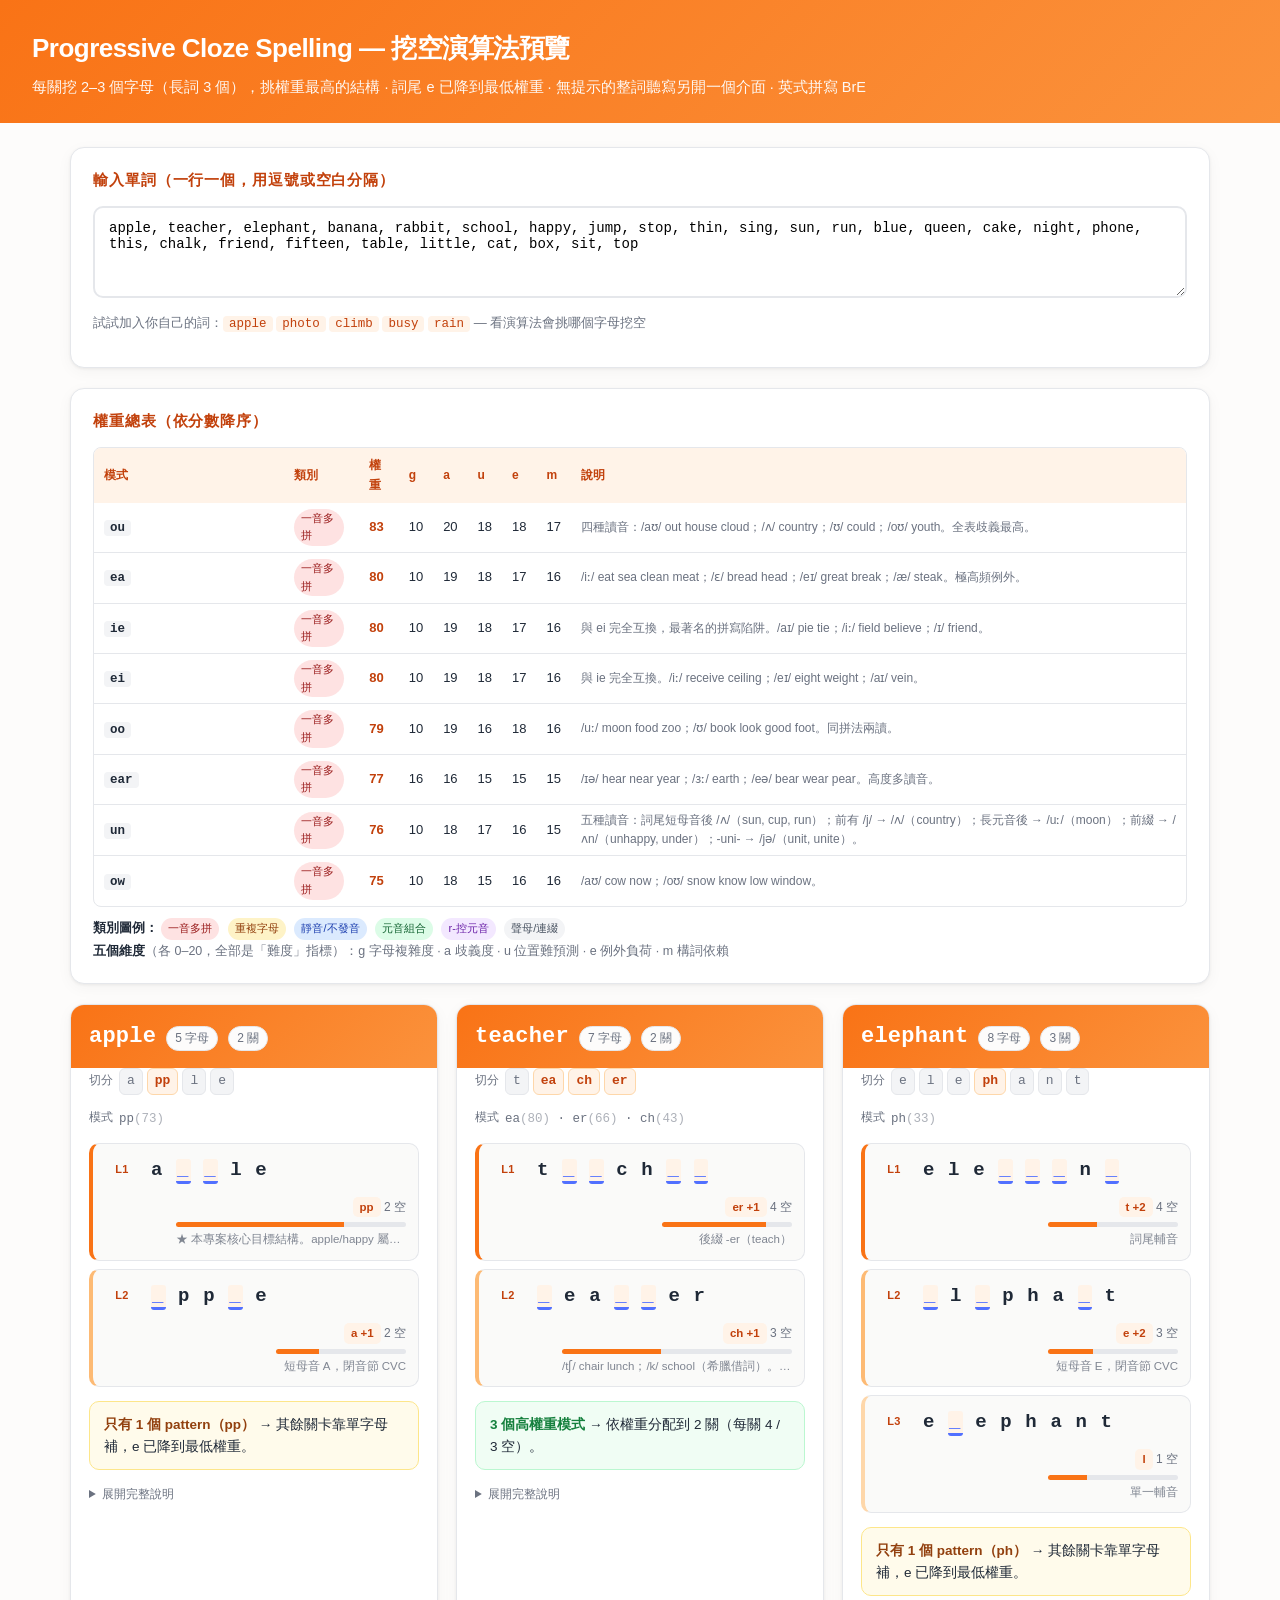
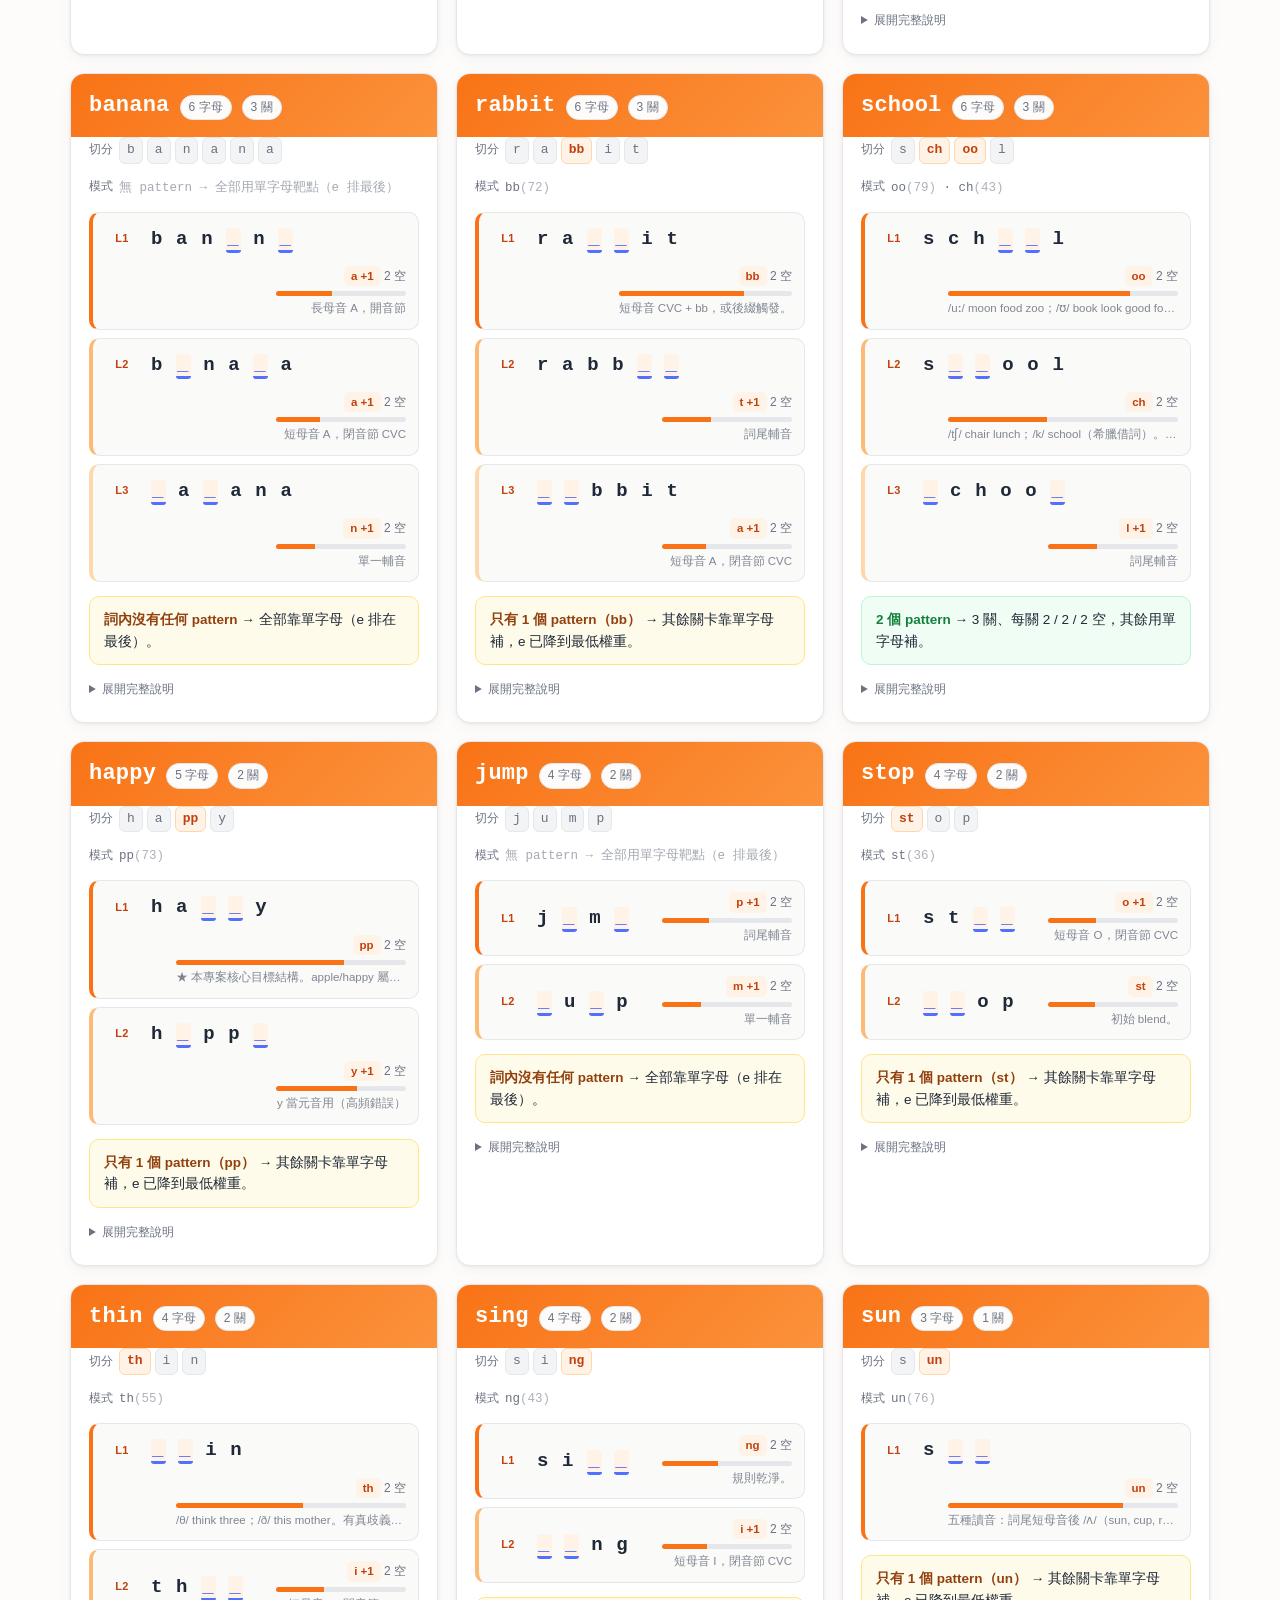
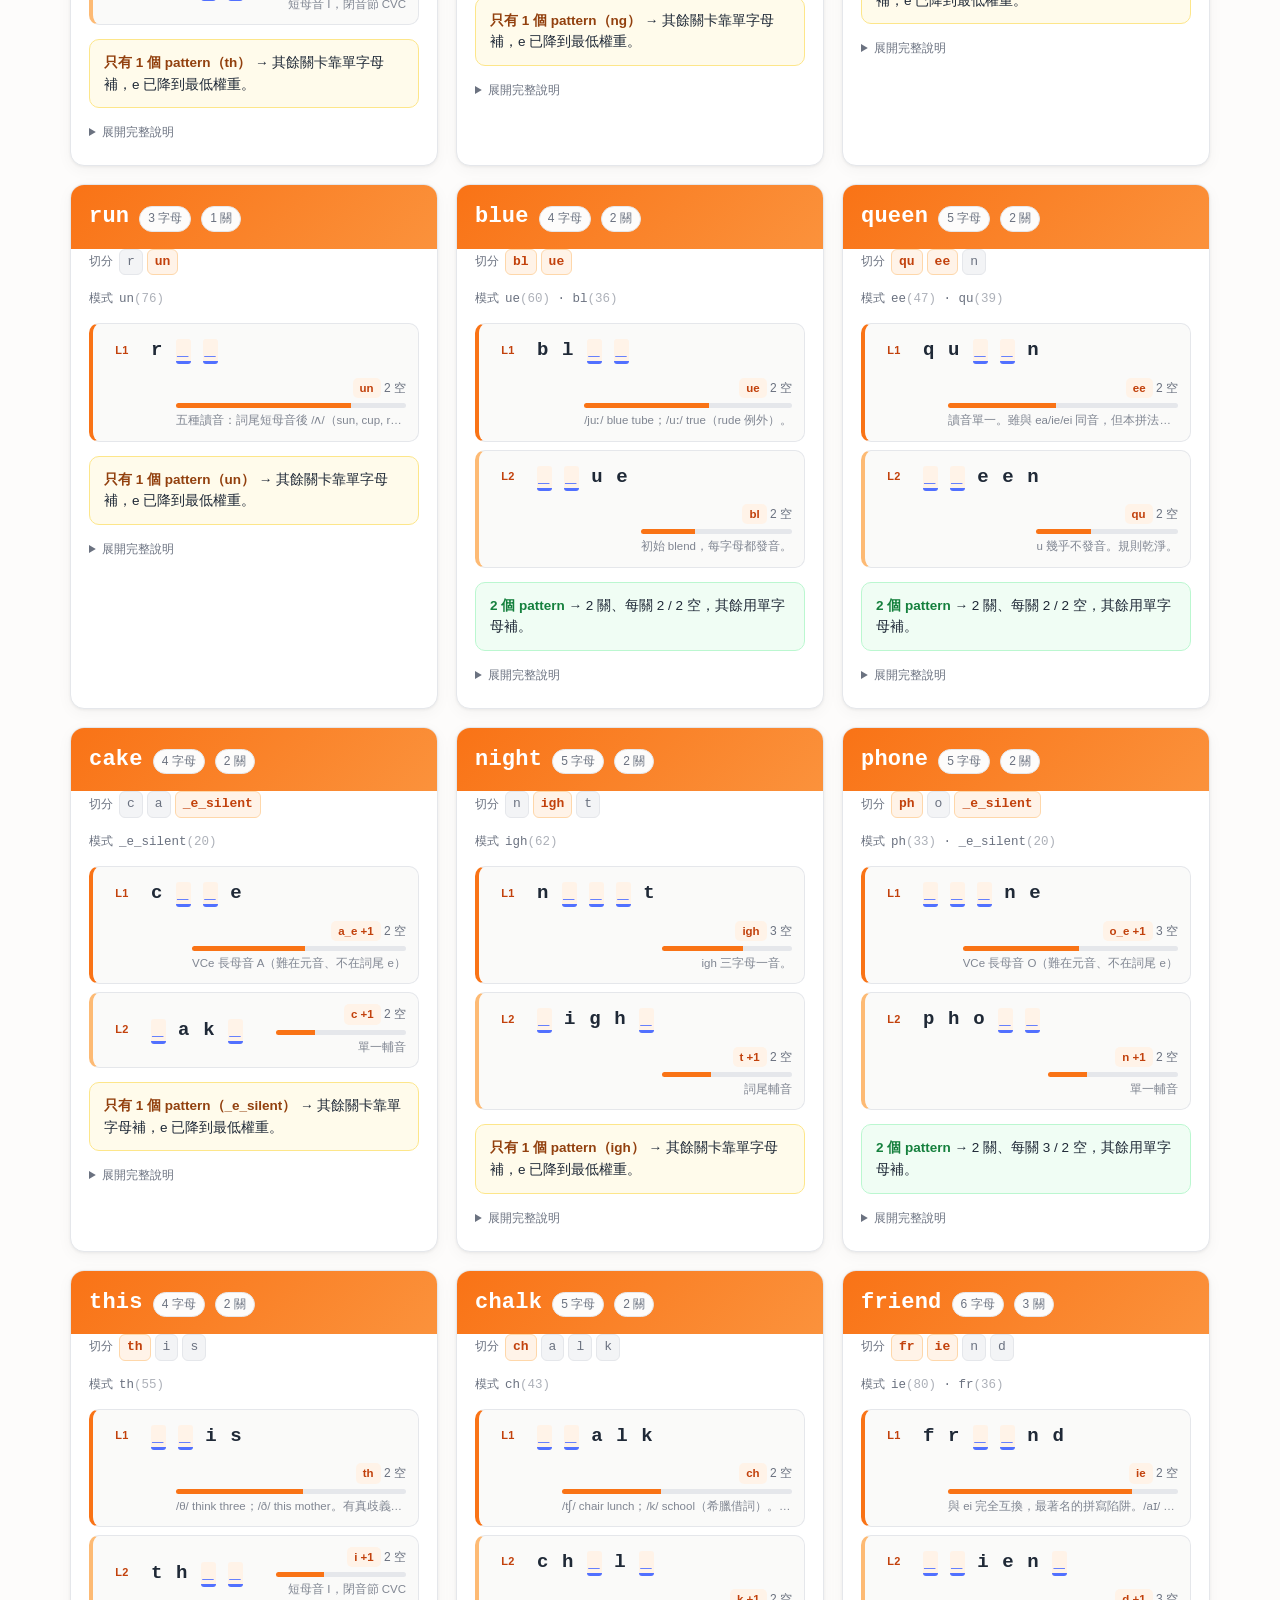
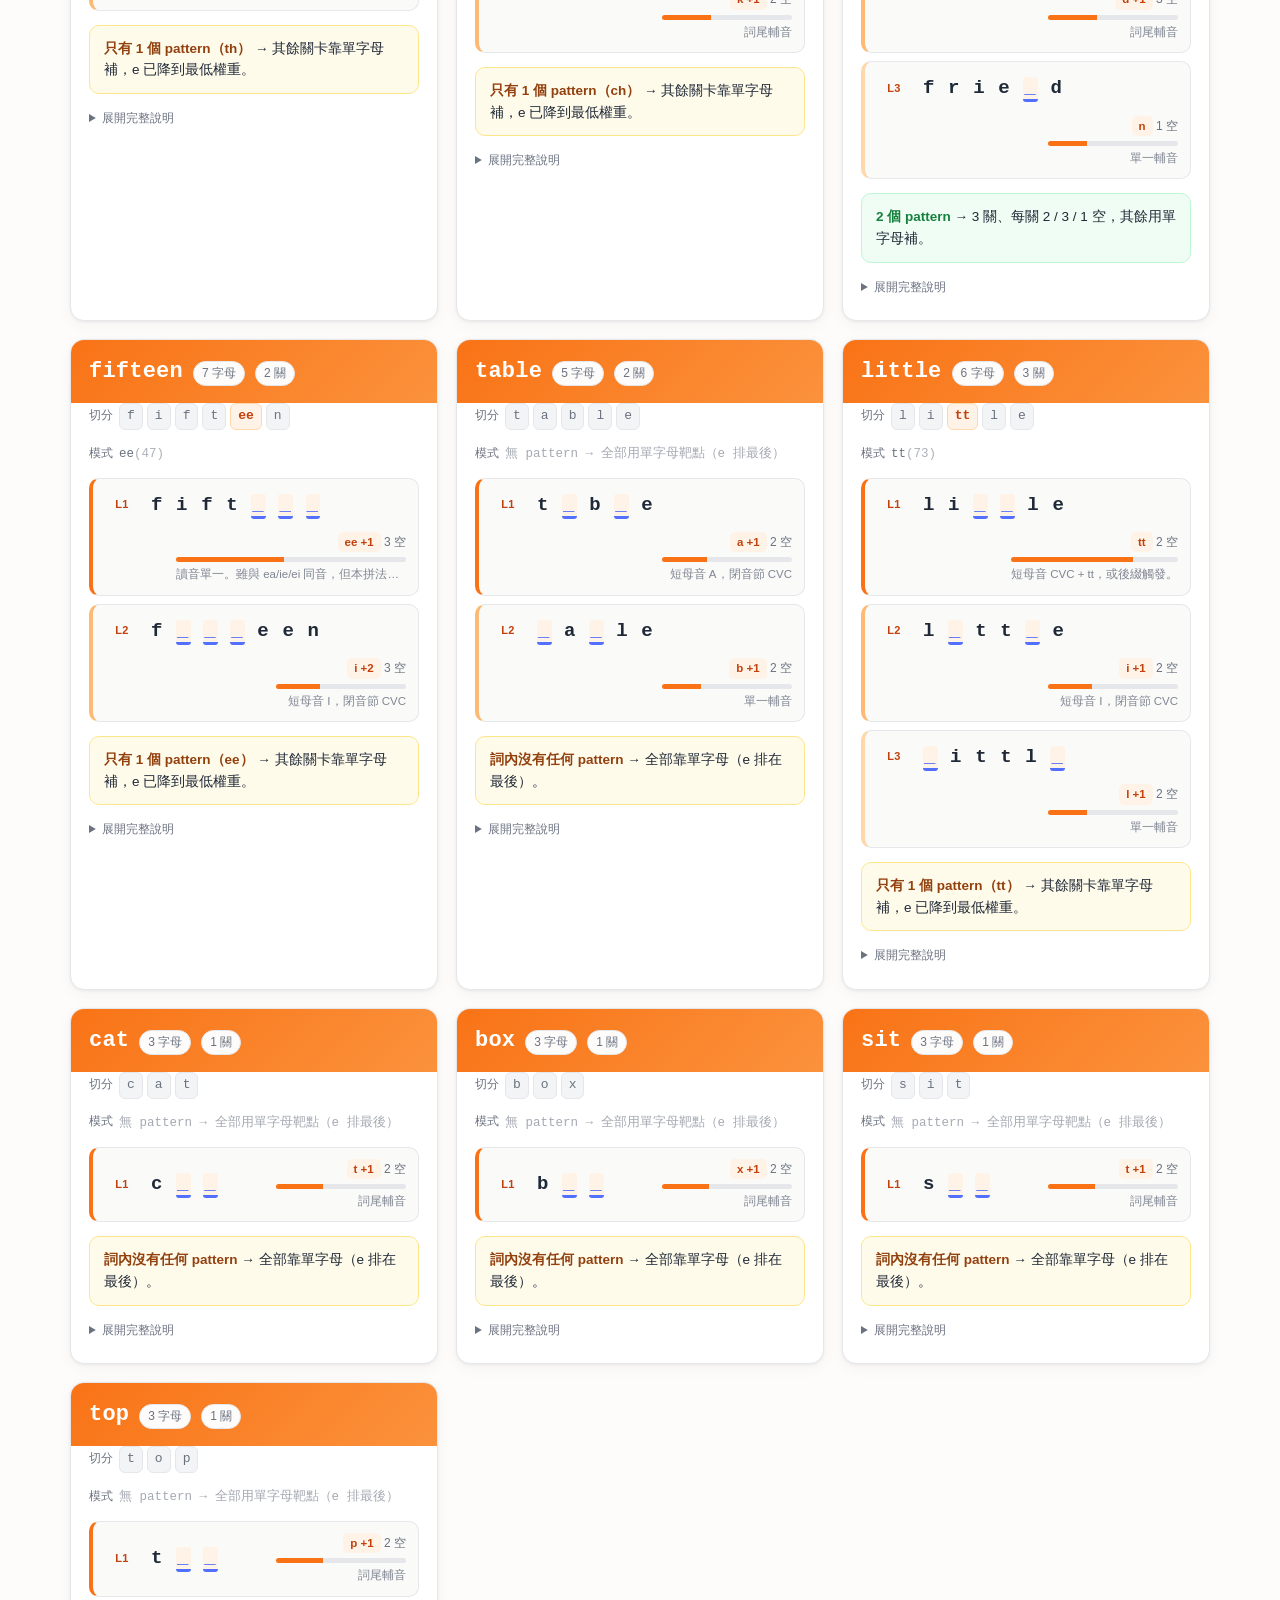
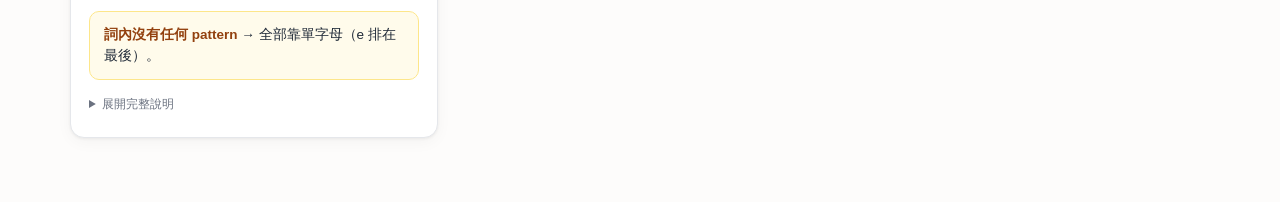
<file: previews/blanking-preview.html>
<!DOCTYPE html>
<html lang="zh-HK">
<head>
<meta charset="UTF-8">
<meta name="viewport" content="width=device-width, initial-scale=1.0">
<title>PCS 挖空演算法預覽 · Progressive Cloze Spelling</title>
<style>
  :root {
    /* 課堂配色：暖陽橙為主，貼近真實教學環境的高對比需求 */
    --orange:      #F97316;
    --orange-dark: #C2410C;
    --orange-soft: #FFF3E8;

    /* 沿用 PPT 的三態色值 */
    --input-blue:  #5170FF;   /* 學生輸入的字母 */
    --correct:     #65BE22;   /* 正確 */
    --wrong:       #FF1616;   /* 錯誤 */
    --accent:      #CB6CE6;   /* PPT 強調紫 */

    --ink:         #1F2937;
    --ink-soft:    #6B7280;
    --line:        #E5E7EB;
    --bg:          #FDFCFB;
    --card:        #FFFFFF;

    --radius:      14px;
    --shadow:      0 1px 3px rgba(0,0,0,.06), 0 4px 16px rgba(0,0,0,.04);
  }

  * { box-sizing: border-box; }

  body {
    margin: 0;
    font-family: 'Arimo', -apple-system, BlinkMacSystemFont, 'Segoe UI', 'PingFang HK', 'Microsoft JhengHei', sans-serif;
    background: var(--bg);
    color: var(--ink);
    line-height: 1.6;
  }

  header {
    background: linear-gradient(135deg, var(--orange) 0%, #FB923C 100%);
    color: #fff;
    padding: 28px 32px 24px;
  }
  header h1 { margin: 0 0 6px; font-size: 26px; letter-spacing: -.02em; }
  header p  { margin: 0; opacity: .95; font-size: 14.5px; }

  .wrap { max-width: 1180px; margin: 0 auto; padding: 24px 20px 64px; }

  /* ── 輸入區 ── */
  .panel {
    background: var(--card);
    border: 1px solid var(--line);
    border-radius: var(--radius);
    box-shadow: var(--shadow);
    padding: 20px 22px;
    margin-bottom: 20px;
  }
  .panel h2 {
    margin: 0 0 14px; font-size: 15px; font-weight: 700;
    color: var(--orange-dark); text-transform: uppercase; letter-spacing: .06em;
  }
  textarea {
    width: 100%; min-height: 92px; padding: 12px 14px;
    border: 2px solid var(--line); border-radius: 10px;
    font-family: ui-monospace, SFMono-Regular, Menlo, monospace;
    font-size: 14px; resize: vertical;
  }
  textarea:focus { outline: none; border-color: var(--orange); }
  .hint { font-size: 13px; color: var(--ink-soft); margin-top: 8px; }
  .hint code {
    background: var(--orange-soft); padding: 1px 6px; border-radius: 4px;
    font-size: 12.5px; color: var(--orange-dark);
  }

  /* ── 詞卡片網格 ── */
  .grid {
    display: grid;
    grid-template-columns: repeat(auto-fill, minmax(340px, 1fr));
    gap: 18px;
  }

  .word-card {
    background: var(--card);
    border: 1px solid var(--line);
    border-radius: var(--radius);
    box-shadow: var(--shadow);
    overflow: hidden;
  }
  .word-card > header {
    padding: 14px 18px;
    display: flex; align-items: baseline; gap: 10px; flex-wrap: wrap;
  }
  .word-card .w {
    font-size: 22px; font-weight: 800; letter-spacing: .01em;
    font-family: ui-monospace, SFMono-Regular, Menlo, monospace;
  }
  .word-card .len {
    font-size: 12px; color: var(--ink-soft);
    background: var(--bg); padding: 2px 8px; border-radius: 20px;
    border: 1px solid var(--line);
  }

  .body { padding: 0 18px 18px; }

  /* ── grapheme 切分顯示 ── */
  .graphemes {
    font-family: ui-monospace, SFMono-Regular, Menlo, monospace;
    font-size: 13px; margin-bottom: 14px;
    display: flex; flex-wrap: wrap; gap: 4px; align-items: center;
  }
  .graphemes .lbl { font-family: inherit; font-size: 11.5px; color: var(--ink-soft); margin-right: 2px; }
  .gch {
    padding: 2px 7px; border-radius: 6px;
    background: #F3F4F6; color: var(--ink-soft); border: 1px solid var(--line);
  }
  .gch.pat {
    background: var(--orange-soft); color: var(--orange-dark);
    border-color: #FED7AA; font-weight: 700;
  }

  /* ── 關卡列表 ── */
  .level {
    display: flex; align-items: center; gap: 12px;
    /* ★ 2026-11-24：一關可能 2–3 個空，右側資訊變寬 → 窄卡片允許折行，
       否則 .cloze 會把 .lv-info 擠出卡片外（會被 overflow 裁掉）。 */
    flex-wrap: wrap;
    padding: 11px 12px; border-radius: 10px;
    background: #FAFAF9; border: 1px solid var(--line);
    margin-bottom: 8px;
  }
  .level:last-child { margin-bottom: 0; }
  .level.lv1 { border-left: 4px solid var(--orange); }
  .level.lv2 { border-left: 4px solid #FDBA74; }
  .level.lv3 { border-left: 4px solid #FED7AA; }

  .lv-tag {
    flex-shrink: 0; width: 34px; text-align: center;
    font-size: 11px; font-weight: 800; color: var(--orange-dark);
    letter-spacing: .04em;
  }

  .cloze {
    font-family: ui-monospace, SFMono-Regular, Menlo, monospace;
    font-size: 19px; font-weight: 700; letter-spacing: .06em;
    white-space: pre; flex-shrink: 0;
  }
  .cloze .blank {
    color: var(--input-blue); background: var(--orange-soft);
    border-bottom: 3px solid var(--input-blue);
    border-radius: 3px; padding: 0 1px;
  }

  .lv-info { margin-left: auto; text-align: right; font-size: 12px; color: var(--ink-soft); min-width: 130px; }
  .lv-info .pat {
    display: inline-block; background: var(--orange-soft); color: var(--orange-dark);
    padding: 1px 7px; border-radius: 5px; font-weight: 700; font-size: 11.5px;
  }
  .lv-info .wt { font-variant-numeric: tabular-nums; }
  .lv-info .nm { display: block; margin-top: 3px; font-size: 11.5px; opacity: .85;
                 max-width: 230px; overflow: hidden; text-overflow: ellipsis; white-space: nowrap; }

  /* ── 權重表 ── */
  .wt-bar {
    height: 5px; border-radius: 3px; margin-top: 5px;
    background: linear-gradient(90deg, var(--orange) var(--pct), #E5E7EB var(--pct));
  }

  details { margin-top: 10px; }
  summary {
    cursor: pointer; font-size: 12px; color: var(--ink-soft);
    padding: 5px 0; user-select: none;
  }
  summary:hover { color: var(--orange-dark); }
  .note-full {
    font-size: 12.5px; color: var(--ink-soft); line-height: 1.65;
    padding: 9px 12px; background: #FAFAF9; border-radius: 8px;
    border-left: 3px solid var(--line); margin-top: 4px;
  }

  /* ── 權重總表 ── */
  .rank-table { width: 100%; border-collapse: collapse; font-size: 13px; }
  .rank-table th {
    text-align: left; padding: 8px 10px; background: var(--orange-soft);
    color: var(--orange-dark); font-size: 12px; font-weight: 700;
    position: sticky; top: 0;
  }
  .rank-table td { padding: 6px 10px; border-bottom: 1px solid var(--line); vertical-align: middle; }
  .rank-table tr:hover td { background: #FFFBF7; }
  .rank-table code {
    background: #F3F4F6; padding: 1px 6px; border-radius: 4px;
    font-size: 12.5px; font-weight: 700;
  }
  .tag {
    font-size: 11px; padding: 1px 7px; border-radius: 20px; margin-right: 5px;
    display: inline-block;
  }
  .t1 { background: #FEE2E2; color: #991B1B; }
  .t2 { background: #FEF3C7; color: #92400E; }
  .t3 { background: #DBEAFE; color: #1E40AF; }
  .t4 { background: #DCFCE7; color: #166534; }
  .t5 { background: #F3E8FF; color: #6B21A8; }
  .t6 { background: #F3F4F6; color: #4B5563; }

  .scroll { max-height: 460px; overflow-y: auto; border-radius: 8px; border: 1px solid var(--line); }

  .legend { font-size: 12.5px; color: var(--ink-soft); margin-top: 10px; line-height: 1.8; }
  .legend b { color: var(--ink); }

  .verdict {
    margin-top: 14px; padding: 12px 14px; border-radius: 10px;
    background: #F0FDF4; border: 1px solid #BBF7D0; font-size: 13.5px;
  }
  .verdict b { color: #15803D; }
  .verdict.warn { background: #FFFBEB; border-color: #FDE68A; }
  .verdict.warn b { color: #92400E; }
</style>
</head>
<body>

<header>
  <h1>Progressive Cloze Spelling — 挖空演算法預覽</h1>
  <p>每關挖 2–3 個字母（長詞 3 個），挑權重最高的結構 · 詞尾 e 已降到最低權重 · 無提示的整詞聽寫另開一個介面 · 英式拼寫 BrE</p>
</header>

<div class="wrap">

  <div class="panel">
    <h2>輸入單詞（一行一個，用逗號或空白分隔）</h2>
    <textarea id="input">apple, teacher, elephant, banana, rabbit, school, happy, jump, stop, thin, sing, sun, run, blue, queen, cake, night, phone, this, chalk, friend, fifteen, table, little, cat, box, sit, top</textarea>
    <p class="hint">
      試試加入你自己的詞：<code>apple</code> <code>photo</code> <code>climb</code> <code>busy</code> <code>rain</code>
      — 看演算法會挑哪個字母挖空
    </p>
  </div>

  <div class="panel">
    <h2>權重總表（依分數降序）</h2>
    <div class="scroll">
      <table class="rank-table" id="rankTable"></table>
    </div>
    <div class="legend">
      <b>類別圖例：</b>
      <span class="tag t1">一音多拼</span>
      <span class="tag t2">重複字母</span>
      <span class="tag t3">靜音/不發音</span>
      <span class="tag t4">元音組合</span>
      <span class="tag t5">r-控元音</span>
      <span class="tag t6">聲母/連綴</span>
      <br>
      <b>五個維度</b>（各 0–20，全部是「難度」指標）：g 字母複雜度 · a 歧義度 · u 位置難預測 · e 例外負荷 · m 構詞依賴
    </div>
  </div>

  <div id="cards" class="grid"></div>

</div>

<script type="module">
import { analyseWord } from '../assets/js/blanking.js';
import { PATTERNS_BY_WEIGHT, CATEGORIES } from '../assets/js/spelling-patterns.js';

// ── 權重總表 ──
const CAT_TAG = {
  vowel_team_ambig:      ['t1', '一音多拼'],
  doubled_lexical:       ['t2', '重複字母'],
  doubled_suffix:        ['t2', '重複字母'],
  magic_e:               ['t3', '靜音/不發音'],
  silent_letter:         ['t3', '靜音/不發音'],
  y_as_vowel:            ['t3', '靜音/不發音'],
  vowel_team:            ['t4', '元音組合'],
  r_controlled:          ['t5', 'r-控元音'],
  consonant_digraph:     ['t6', '聲母/連綴'],
  consonant_blend:       ['t6', '聲母/連綴'],
  single_vowel:          ['t6', '聲母/連綴'],
  // ★ 2026-11-25（r72）：構詞層（前綴 / 後綴）也進靶點池了
  prefix:                ['t6', '前綴'],
  suffix:                ['t6', '後綴'],
};

document.getElementById('rankTable').innerHTML =
  '<tr><th>模式</th><th>類別</th><th>權重</th><th>g</th><th>a</th><th>u</th><th>e</th><th>m</th><th>說明</th></tr>'
  + PATTERNS_BY_WEIGHT.map(p => {
      const [cls, label] = CAT_TAG[p.category] ?? ['t6', p.category];
      return `<tr>
        <td><code>${p.pattern === '_e_silent' ? 'VCe 靜音e' : p.pattern}</code></td>
        <td><span class="tag ${cls}">${label}</span></td>
        <td style="font-weight:800;color:var(--orange-dark)">${p.weight}</td>
        <td>${p.g}</td><td>${p.a}</td><td>${p.u}</td><td>${p.e}</td><td>${p.m}</td>
        <td style="font-size:12px;color:var(--ink-soft)">${p.note}</td>
      </tr>`;
    }).join('');

// ── 挖空字串渲染（空格用藍色標示，貼近遊戲內的呈現）──
function renderClozeHtml(word, blanks) {
  const set = new Set(blanks);
  return [...word]
    .map((ch, i) => set.has(i) ? '<span class="blank">_</span>' : ch)
    .join(' ');
}

// ── 詞卡片 ──
function renderCard(word) {
  const a = analyseWord(word);
  if (!a.levels.length) return '';

  const patSummary = a.patterns.length
    ? a.patterns.map(p => `${p.pattern}<span style="opacity:.55">(${p.weight})</span>`).join(' · ')
    : '<span style="opacity:.6">無 pattern → 全部用單字母靶點（e 排最後）</span>';

  const levelsHtml = a.levels.map(L => {
    const list = L.targets?.length ? L.targets : (L.target ? [L.target] : []);
    const primary = list.reduce((m, t) => (t.weight > (m?.weight ?? -1) ? t : m), null);
    const cat = CATEGORIES[primary?.category];
    const pct = Math.min(100, primary?.weight ?? 0);
    // ★ 一關可能是多個靶點：只顯示主靶點 + 「+N」，完整清單放 title
    const extra = list.length > 1 ? ` +${list.length - 1}` : '';
    const patsText = list.map(t => t.pattern).join(' + ');
    return `
    <div class="level lv${L.level}">
      <span class="lv-tag">L${L.level}</span>
      <span class="cloze">${renderClozeHtml(L.word, L.blanks)}</span>
      <span class="lv-info">
        <span class="pat" title="${patsText}">${primary?.pattern ?? '?'}${extra}</span>
        <span class="wt">${L.blankCount} 空</span>
        <div class="wt-bar" style="--pct:${pct}%"></div>
        <span class="nm" title="${(primary?.note || '').replace(/"/g,'&quot;')}">${primary?.note || cat?.label || ''}</span>
      </span>
    </div>`;
  }).join('');

  const graphemes = a.graphemes
    .map(g => `<span class="gch ${g.kind === 'pattern' ? 'pat' : ''}">${g.text}</span>`).join('');

  // 判斷提示：關數與每關空數
  const nPat = a.patterns.length;
  const perLevel = a.levels.map(L => L.blankCount).join(' / ');
  let verdict = '';
  if (nPat >= 3) {
    verdict = `<div class="verdict"><b>${nPat} 個高權重模式</b> → 依權重分配到 ${a.levels.length} 關（每關 ${perLevel} 空）。</div>`;
  } else if (nPat === 2) {
    verdict = `<div class="verdict"><b>2 個 pattern</b> → ${a.levels.length} 關、每關 ${perLevel} 空，其餘用單字母補。</div>`;
  } else if (nPat === 1) {
    verdict = `<div class="verdict warn"><b>只有 1 個 pattern（${a.patterns[0].pattern}）</b> → 其餘關卡靠單字母補，e 已降到最低權重。</div>`;
  } else {
    verdict = `<div class="verdict warn"><b>詞內沒有任何 pattern</b> → 全部靠單字母（e 排在最後）。</div>`;
  }

  return `
  <article class="word-card">
    <header>
      <span class="w">${a.word}</span>
      <span class="len">${a.length} 字母</span>
      <span class="len">${a.levels.length} 關</span>
    </header>
    <div class="body">
      <div class="graphemes"><span class="lbl">切分</span>${graphemes}</div>
      <div class="graphemes"><span class="lbl">模式</span>
        <span style="font-size:12.5px;color:var(--ink-soft)">${patSummary}</span>
      </div>
      ${levelsHtml}
      ${verdict}
      <details>
        <summary>展開完整說明</summary>
        <div class="note-full">
          ${a.patterns.map(p => `<b style="color:var(--orange-dark)">${p.pattern}</b>（權重 ${p.weight}）— ${p.note}<br>`).join('')}
          ${a.patterns.length ? '' : '此詞沒有可辨識的拼寫模式，挖空目標由單字母啟發式決定。'}
        </div>
      </details>
    </div>
  </article>`;
}

function render() {
  const words = document.getElementById('input').value
    .split(/[\s,，]+/)
    .map(w => w.trim().toLowerCase())
    .filter(w => /^[a-z]+$/.test(w));

  const seen = new Set();
  const uniq = words.filter(w => !seen.has(w) && seen.add(w));

  document.getElementById('cards').innerHTML =
    uniq.map(renderCard).join('')
    || '<p style="color:var(--ink-soft)">請輸入至少一個英文字母的單詞。</p>';
}

document.getElementById('input').addEventListener('input', render);
render();
</script>

</body>
</html>
</file>
<file: assets/css/tokens.css>
/**
 * PCS — Design Tokens
 * Progressive Cloze Spelling · CPI 2026 · Yoyo Gu (11436852)
 *
 * 全站唯一的設計來源。改這裡，全站跟著變。
 * 配色沿用Proposal PPT 的三態色值。
 */

:root {
  /* ── 三態色（來自 PPT / Proposal mockup，不可更動）── */
  --input-blue:  #5170FF;   /* 學生輸入的字母（無論對錯）*/
  --correct:     #65BE22;   /* 拼寫正確 */
  --correct-dim: #EAF7DC;
  --wrong:       #FF1616;   /* 拼寫錯誤 */
  --wrong-dim:   #FFE9E9;
  --accent:      #CB6CE6;   /* PPT 強調紫 */

  /* ── 課堂主色：暖陽橙 ── */
  --orange:      #F97316;
  --orange-dark: #C2410C;
  --orange-mid:  #FB923C;
  --orange-soft: #FFF3E8;
  --orange-line: #FED7AA;

  /* ── 中性 ── */
  --ink:      #1F2937;
  --ink-mid:  #374151;
  --ink-soft: #6B7280;
  --ink-mute: #9CA3AF;
  --line:     #E5E7EB;
  --line-mid: #D1D5DB;
  --bg:       #FDFCFB;
  --card:     #FFFFFF;
  --card-alt: #FAFAF9;

  /* ── 字體 ── */
  --font: 'Arimo', -apple-system, BlinkMacSystemFont, 'Segoe UI',
          'PingFang HK', 'Microsoft JhengHei', 'Noto Sans TC', sans-serif;
  --font-mono: ui-monospace, SFMono-Regular, 'SF Mono', Menlo, Consolas, monospace;

  /* ── 圓角與陰影 ── */
  --r-sm: 8px;
  --r:    14px;
  --r-lg: 20px;
  --shadow-sm: 0 1px 2px rgba(0,0,0,.06);
  --shadow:    0 1px 3px rgba(0,0,0,.06), 0 4px 16px rgba(0,0,0,.04);
  --shadow-lg: 0 4px 12px rgba(0,0,0,.08), 0 12px 32px rgba(0,0,0,.06);

  /* ── 尺寸 ── */
  --tap: 56px;               /* iPad 觸控最小目標 */
  --letter-size: 40px;       /* 挖空字母的顯示大小 */
}

/* 重置 */
*, *::before, *::after { box-sizing: border-box; }

html, body {
  margin: 0;
  padding: 0;
  font-family: var(--font);
  color: var(--ink);
  background: var(--bg);
  -webkit-font-smoothing: antialiased;
  -webkit-tap-highlight-color: transparent;
  overscroll-behavior-y: none;
}

button {
  font-family: inherit;
  font-size: inherit;
  cursor: pointer;
  border: none;
  background: none;
  color: inherit;
}

input {
  font-family: inherit;
  font-size: inherit;
}

/* 動畫 */
@keyframes shake {
  0%, 100% { transform: translateX(0); }
  20% { transform: translateX(-8px); }
  40% { transform: translateX(8px); }
  60% { transform: translateX(-5px); }
  80% { transform: translateX(5px); }
}

@keyframes pop {
  0%   { transform: scale(1); }
  45%  { transform: scale(1.22); }
  100% { transform: scale(1); }
}

@keyframes fadeUp {
  from { opacity: 0; transform: translateY(10px); }
  to   { opacity: 1; transform: translateY(0); }
}

@keyframes pulse {
  0%, 100% { opacity: 1; }
  50% { opacity: .45; }
}

@keyframes spin {
  to { transform: rotate(360deg); }
}

.sr-only {
  position: absolute; width: 1px; height: 1px;
  padding: 0; margin: -1px; overflow: hidden;
  clip: rect(0,0,0,0); white-space: nowrap; border: 0;
}

@media (prefers-reduced-motion: reduce) {
  *, *::before, *::after {
    animation-duration: .01ms !important;
    animation-iteration-count: 1 !important;
    transition-duration: .01ms !important;
  }
}
</file>
<file: assets/css/student.css>
/**
 * PCS — Student UI Styles
 * Progressive Cloze Spelling · CPI 2026
 */

/* ═══════════════════════════════════════════════
   登入頁
   ═══════════════════════════════════════════════ */

.login-page {
  min-height: 100dvh;
  display: grid;
  place-items: center;
  padding: 24px 20px calc(24px + env(safe-area-inset-bottom));
  background:
    radial-gradient(120% 80% at 50% 0%, var(--orange-soft) 0%, transparent 60%),
    var(--bg);
}

.login-shell {
  width: 100%;
  max-width: 420px;
  animation: fadeUp .4s ease-out;
}

.login-brand {
  text-align: center;
  margin-bottom: 22px;
}

.brand-mark {
  display: inline-flex;
  align-items: center;
  justify-content: center;
  width: 68px; height: 68px;
  margin-bottom: 12px;
  border-radius: 20px;
  background: linear-gradient(135deg, var(--orange) 0%, var(--orange-mid) 100%);
  color: #fff;
  font-weight: 900;
  font-size: 21px;
  letter-spacing: .04em;
  box-shadow: 0 6px 18px rgba(249,115,22,.32);
}

.login-brand h1 {
  margin: 0;
  font-size: 21px;
  font-weight: 800;
  letter-spacing: -.02em;
  color: var(--ink);
}

.brand-sub {
  margin: 4px 0 0;
  font-size: 14px;
  color: var(--ink-soft);
}

.login-card {
  background: var(--card);
  border: 1px solid var(--line);
  border-radius: var(--r-lg);
  box-shadow: var(--shadow-lg);
  padding: 26px 22px 20px;
}

.field { margin-bottom: 16px; }

.field label {
  display: block;
  margin-bottom: 7px;
  font-size: 13.5px;
  font-weight: 700;
  color: var(--ink-mid);
}

.field input,
.field select {
  width: 100%;
  height: var(--tap);
  padding: 0 15px;
  border: 2px solid var(--line);
  border-radius: var(--r);
  background: var(--card);
  color: var(--ink);
  font-size: 17px;
  transition: border-color .18s, box-shadow .18s;
}

.field input:focus,
.field select:focus {
  outline: none;
  border-color: var(--orange);
  box-shadow: 0 0 0 4px var(--orange-soft);
}

.field input::placeholder { color: var(--ink-mute); }

.btn-primary {
  width: 100%;
  height: 58px;
  margin-top: 8px;
  border-radius: var(--r);
  background: linear-gradient(135deg, var(--orange) 0%, var(--orange-mid) 100%);
  color: #fff;
  font-size: 18px;
  font-weight: 800;
  letter-spacing: .02em;
  box-shadow: 0 4px 14px rgba(249,115,22,.32);
  transition: transform .12s, box-shadow .18s, opacity .18s;
}

.btn-primary:active { transform: translateY(1px) scale(.995); }
.btn-primary:disabled { opacity: .6; cursor: default; }

.login-foot {
  margin: 14px 0 0;
  font-size: 12px;
  color: var(--ink-mute);
  text-align: center;
}

/* ── TTS 自檢 ── */
.tts-check { margin-top: 16px; }

.tts-btn {
  display: flex;
  align-items: center;
  gap: 13px;
  width: 100%;
  padding: 13px 16px;
  border-radius: var(--r);
  border: 2px dashed var(--line-mid);
  background: var(--card-alt);
  text-align: left;
  transition: border-color .2s, background .2s;
}

.tts-btn:active { background: var(--orange-soft); }
.tts-icon { font-size: 24px; line-height: 1; }
.tts-text { display: flex; flex-direction: column; gap: 1px; flex: 1; }
.tts-text strong { font-size: 14.5px; color: var(--ink); }
.tts-text small  { font-size: 12.5px; color: var(--ink-soft); }
.tts-caret { font-size: 14px; color: var(--ink-mute); flex-shrink: 0; }

.tts-btn.tts-ok   { border-color: var(--correct); border-style: solid; background: var(--correct-dim); }
.tts-btn.tts-warn { border-color: #F59E0B; border-style: solid; background: #FEF3C7; }
.tts-btn.tts-bad  { border-color: var(--wrong); border-style: solid; background: var(--wrong-dim); }

/* ═══════════════════════════════════════════════
   ★ 2026-11-20：音色選擇彈窗（首頁 Test sound）
   ═══════════════════════════════════════════════ */
.vox-backdrop {
  position: fixed; inset: 0; z-index: 90;
  display: flex; align-items: center; justify-content: center;
  padding: 18px;
  background: rgba(28, 22, 16, .45);
  animation: voxFade .13s ease-out;
}
.vox-backdrop[hidden] { display: none !important; }
@keyframes voxFade { from { opacity: 0 } to { opacity: 1 } }

.vox-card {
  width: 100%; max-width: 420px;
  max-height: calc(100dvh - 36px);
  overflow-y: auto;
  background: var(--card);
  border-radius: 18px;
  padding: 18px 18px 14px;
  box-shadow: 0 20px 60px rgba(28, 22, 16, .3);
  animation: voxPop .16s cubic-bezier(.2, .8, .3, 1);
}
@keyframes voxPop {
  from { opacity: 0; transform: translateY(8px) scale(.98) }
  to   { opacity: 1; transform: none }
}

.vox-head { display: flex; align-items: flex-start; gap: 10px; }
.vox-title { margin: 0; font-size: 17px; font-weight: 800; color: var(--ink); flex: 1; }
.vox-x {
  width: 32px; height: 32px; border-radius: 9px; flex-shrink: 0;
  border: 1px solid var(--line); background: var(--card);
  font-size: 15px; color: var(--ink-mute); cursor: pointer;
}
.vox-x:hover { background: var(--card-alt); color: var(--ink); }

.vox-sub {
  margin: 6px 0 14px; font-size: 12.5px; line-height: 1.6;
  color: var(--ink-soft);
}

.vox-group { margin-bottom: 14px; }
.vox-h {
  display: flex; align-items: center; gap: 7px;
  margin: 0 0 8px; font-size: 12.5px; font-weight: 800;
  color: var(--ink-mid); text-transform: uppercase; letter-spacing: .04em;
}
.vox-flag { font-size: 15px; }

.vox-list { display: flex; flex-direction: column; gap: 7px; }

.vox-row {
  display: flex; align-items: center; gap: 10px;
  width: 100%; min-height: 48px;
  padding: 10px 12px;
  border-radius: 12px;
  border: 2px solid var(--line);
  background: var(--card-alt);
  text-align: left; cursor: pointer;
  transition: border-color .15s, background .15s, transform .1s;
}
.vox-row:hover { border-color: var(--orange-line); background: #fff; }
.vox-row:active { transform: scale(.99); }
.vox-row.on {
  border-color: var(--orange);
  background: var(--orange-soft);
}

.vox-mark {
  width: 26px; height: 26px; flex-shrink: 0;
  display: grid; place-items: center;
  border-radius: 50%;
  background: #fff; border: 1.5px solid var(--line);
  font-size: 12px; color: var(--orange-dark); font-weight: 800;
}
.vox-row.on .vox-mark {
  background: var(--orange); border-color: var(--orange); color: #fff;
}

.vox-nm {
  flex: 1; font-size: 14.5px; font-weight: 700; color: var(--ink);
  white-space: nowrap; overflow: hidden; text-overflow: ellipsis;
}
.vox-tag {
  flex-shrink: 0;
  font-size: 10.5px; font-weight: 800; letter-spacing: .06em;
  color: var(--ink-mute); background: #fff;
  border: 1px solid var(--line); border-radius: 20px;
  padding: 2px 7px;
}

.vox-empty {
  margin: 0; padding: 10px 12px; border-radius: 10px;
  background: var(--card-alt); color: var(--ink-mute); font-size: 12.5px;
  border: 1px dashed var(--line);
}
.vox-note {
  margin: 6px 2px 0; font-size: 11.5px; line-height: 1.5; color: var(--ink-mute);
}

.vox-foot { display: flex; justify-content: flex-end; margin-top: 4px; }
.vox-done {
  min-height: 44px; padding: 0 26px;
  border-radius: 12px; border: 0;
  background: linear-gradient(135deg, #C2410C, #F97316);
  color: #fff; font-size: 14.5px; font-weight: 800; cursor: pointer;
}
.vox-done:active { transform: scale(.98); }

.login-links {
  margin-top: 18px;
  text-align: center;
  font-size: 13px;
}

.login-links a { color: var(--orange-dark); text-decoration: none; font-weight: 600; }
.login-links a:hover { text-decoration: underline; }

/* ═══════════════════════════════════════════════
   遊戲頁 — 整體骨架
   ═══════════════════════════════════════════════ */

.play-page {
  min-height: 100dvh;
  display: flex;
  flex-direction: column;
  background: var(--bg);
}

/* ── 頂部列 ── */
.topbar {
  display: flex;
  align-items: center;
  gap: 12px;
  padding: calc(12px + env(safe-area-inset-top)) 18px 12px;
  background: var(--card);
  border-bottom: 1px solid var(--line);
  flex-shrink: 0;
}

.topbar-id {
  display: flex;
  flex-direction: column;
  gap: 1px;
  min-width: 0;
}

.topbar-id .name {
  font-size: 15px;
  font-weight: 800;
  color: var(--ink);
  white-space: nowrap;
  overflow: hidden;
  text-overflow: ellipsis;
}

.topbar-id .meta { font-size: 12px; color: var(--ink-soft); }

.topbar-right {
  margin-left: auto;
  display: flex;
  align-items: center;
  gap: 10px;
}

.topbar .rank-toggle { flex-shrink: 0; }

/* 頂部「學生身分」晶片：顯示當前 assignment 的 PIN + 學生名字 */
.session-chip {
  display: inline-flex;
  align-items: center;
  gap: 8px;
  padding: 5px 13px 5px 10px;
  border-radius: 20px;
  background: var(--card-alt, #f4f5f7);
  border: 1px solid var(--line);
  min-width: 0;
  flex-shrink: 0;
}
.session-chip[hidden] { display: none; }
.session-chip .sc-avatar { font-size: 16px; line-height: 1; flex-shrink: 0; }
.session-chip .sc-meta { display: flex; flex-direction: column; gap: 1px; min-width: 0; }
.session-chip .sc-name {
  font-size: 13.5px; font-weight: 800; color: var(--ink);
  white-space: nowrap; overflow: hidden; text-overflow: ellipsis; max-width: 140px;
}
.session-chip .sc-pin { font-size: 11.5px; color: var(--ink-soft); white-space: nowrap; }
.session-chip .sc-pin b { color: var(--ink); font-variant-numeric: tabular-nums; }
.session-chip .sc-class { color: var(--ink-mute, #9CA3AF); }

/* 同步狀態徽章 */
.sync-badge {
  display: inline-flex;
  align-items: center;
  gap: 6px;
  padding: 5px 11px;
  border-radius: 20px;
  font-size: 12px;
  font-weight: 700;
  background: var(--correct-dim);
  color: #4d7c0f;
  white-space: nowrap;
}

.sync-badge .dot {
  width: 7px; height: 7px; border-radius: 50%;
  background: var(--correct);
}

.sync-badge.pending { background: var(--orange-soft); color: var(--orange-dark); }
.sync-badge.pending .dot { background: var(--orange); animation: pulse 1.4s infinite; }
.sync-badge.error { background: var(--wrong-dim); color: #991B1B; }
.sync-badge.error .dot { background: var(--wrong); }

/* 計分 */
.score-pill {
  display: inline-flex;
  align-items: baseline;
  gap: 5px;
  padding: 5px 13px;
  border-radius: 20px;
  background: var(--orange-soft);
  border: 1.5px solid var(--orange-line);
  font-size: 12px;
  color: var(--orange-dark);
  font-weight: 700;
}

.score-pill b { font-size: 16px; font-variant-numeric: tabular-nums; }

/* ── 進度條 ── */
.progress-wrap {
  padding: 0 18px;
  background: var(--card);
  flex-shrink: 0;
}

.progress-bar {
  height: 8px;
  border-radius: 4px;
  background: var(--line);
  overflow: hidden;
  margin-bottom: 7px;
}

.progress-fill {
  height: 100%;
  border-radius: 4px;
  background: linear-gradient(90deg, var(--orange) 0%, var(--orange-mid) 100%);
  width: 0%;
  transition: width .35s cubic-bezier(.4,0,.2,1);
}

.progress-text {
  display: flex;
  justify-content: space-between;
  font-size: 11.5px;
  color: var(--ink-soft);
  padding-bottom: 9px;
}

/* ── 主舞台 ── */
.stage {
  flex: 1;
  display: flex;
  flex-direction: column;
  padding: 22px 18px calc(18px + env(safe-area-inset-bottom));
  max-width: 720px;
  width: 100%;
  margin: 0 auto;
}

/* 關卡標籤 */
.level-tag {
  align-self: center;
  padding: 5px 15px;
  border-radius: 20px;
  font-size: 12.5px;
  font-weight: 800;
  letter-spacing: .02em;
  background: var(--orange-soft);
  color: var(--orange-dark);
  border: 1.5px solid var(--orange-line);
  margin-bottom: 16px;
}

.level-tag .tgt { opacity: .75; font-weight: 600; }

/* ── 單詞圖 ── */
.word-figure {
  width: 100%;
  max-width: 300px;
  aspect-ratio: 4/3;
  margin: 0 auto 20px;
  border-radius: var(--r-lg);
  background: var(--orange-soft);
  border: 2px solid var(--orange-line);
  overflow: hidden;
  display: grid;
  place-items: center;
  flex-shrink: 0;
}

.word-figure img { width: 100%; height: 100%; object-fit: cover; }

.word-figure .placeholder {
  font-size: 76px;
  line-height: 1;
  opacity: .5;
}

/* ── 例句區 ── */
.sentence-card {
  background: var(--card);
  border: 1px solid var(--line);
  border-radius: var(--r-lg);
  box-shadow: var(--shadow);
  padding: 20px 18px;
  margin-bottom: 18px;
}

.sentence-row {
  display: flex;
  align-items: flex-start;
  gap: 12px;
}

.sentence-text {
  flex: 1;
  font-size: clamp(19px, 4.6vw, 25px);
  line-height: 1.65;
  color: var(--ink);
  font-weight: 500;
}

/* 例句中已填的字母 */
.sentence-text .given { color: var(--ink); font-weight: 600; }

/* ★ 例句中的空格：單橫線，緊貼單詞，不顯示任何字母 */
.sentence-text .slot-inline {
  display: inline-block;
  width: 1.05em;
  height: 1.1em;
  margin: 0 1px;
  border-bottom: 3px solid var(--input-blue);
  vertical-align: baseline;
  border-radius: 2px;
  transition: border-color .16s;
}

.sentence-text .slot-inline.filled { border-bottom-color: var(--orange); }
.sentence-text .slot-inline.ok { border-bottom-color: var(--correct); }
.sentence-text .slot-inline.no { border-bottom-color: var(--wrong); }

/* 喇叭按鈕 */
.speaker-btn {
  flex-shrink: 0;
  width: 48px; height: 48px;
  border-radius: 50%;
  background: var(--orange-soft);
  border: 2px solid var(--orange-line);
  display: grid;
  place-items: center;
  font-size: 22px;
  transition: transform .12s, background .18s;
}

.speaker-btn:active { transform: scale(.92); background: var(--orange); }
.speaker-btn.speaking { animation: pulse .9s infinite; }

/* ── 挖空作答區 ── */
/* ★ 用真正的 <input>：div 不會讓 iPad 彈出鍵盤 */

/* ★★★ 佈局：每個字母位置是一個 .cell（flex column：上=輸入框、下=答案格）。
 *
 *   【為什麼每格獨立成一個 .cell】
 *   每個字母的「輸入框」與「答案格」裝在同一個容器裡，上下對齊由容器
 *   內部保證，完全不依賴 Grid/Flex 的 auto-placement 演算法。
 *   之前用「input/answer 交錯 + grid-row 指定行號」會靠 auto-placement
 *   把元素依序塞進欄位；一旦有跨欄元素（詞間分隔）或換行，演算法就會
 *   算錯，答案列與輸入框整排錯開。
 *
 *   【為什麼絕不換行】
 *   ★ 這是上一次交付的真正問題：`--letter-size` 固定 46px，
 *     "police station"（13 格）需要 743px，而 .stage 只有 684px 可用，
 *     於是 flex-wrap 把整列折成兩行 → 答案列被拆成好幾段、看起來像沒對齊。
 *   現在改成 flex-wrap: nowrap，並由 play.html 的 fitClozeRow() 依「詞長
 *   與可用寬度」動態算出剛好塞得下的格寬（寫在 #clozeRow 的 inline
 *   --letter-size 上，覆蓋 :root 的預設值）。
 *   結果：不論詞多長都維持單行、每格等寬、上下永遠對齊。
 *
 * ★★ 寫 CSS 註解必須用 /* ... *&#47;。用 // 會讓解析器一路吃到下一個
 *    合法規則為止，中間的規則會被**靜默丟棄**（不報錯，只是沒生效）。
 */
.cloze-row {
  display: flex;
  justify-content: center;
  align-items: flex-start;
  flex-wrap: nowrap;              /* ★ 絕不換行（格寬已由 JS 縮到塞得下） */
  gap: var(--letter-gap, 10px);
  margin-bottom: 20px;
  /* 極端長的詞（>20 格）縮到最小仍可能溢出 → 這時允許橫向滑動，不折行 */
  max-width: 100%;
  overflow-x: auto;
  overflow-y: hidden;
  padding-bottom: 2px;            /* 給捲軸一點空間，避免裁掉答案行的下緣 */
}

.cloze-row > .cell {
  display: flex;
  flex-direction: column;         /* 上：輸入框／給的字，下：答案格 */
  align-items: center;
  gap: var(--letter-gap, 10px);
  flex-shrink: 0;
  /* ★ 固定欄寬：同一格裡的輸入框與答案格都是這個寬度 →
     最後一個字母的答案格與第一個輸入框都落在同一條垂直線上。 */
  width: var(--letter-size);
}

/* ★ADV 詞與詞之間的分隔：只有空白，沒有輸入框也沒有答案格。
   給一個窄寬度，視覺上像真的 underscored answer line。 */
.cloze-row > .cell-sep {
  width: calc(var(--letter-size) * 0.5);
  height: calc(var(--letter-size) + 10px);
}

/* 答案行：固定寬度與高度，永遠與上方的格子同寬同欄。
   空的時候完全透明（只佔位保證對齊），答錯時才顯出來。 */
.slot-answer {
  width: var(--letter-size);      /* ★ 與 .slot-input 同寬 → 不會左右飄 */
  height: calc(var(--letter-size) + 10px);
  display: flex;                  /* ★ 用 flex 置中，比 grid 在 Safari 上更穩 */
  align-items: center;
  justify-content: center;
  box-sizing: border-box;
  font-family: var(--font-mono);
  font-size: var(--letter-size);
  font-weight: 700;
  line-height: 1;
  color: transparent;
  background: transparent;
  border: 2px solid transparent;
  border-radius: 11px;
}
/* 只有答錯的那一格會加上 .show，此時才顯出綠框與正確字母 */
/* ★ 答錯時：整個單詞逐格顯示在下方，每格與上方框同寬 → 嚴格對齊。
   不用綠色：這套系統裡綠色代表「答對」，用綠色會語意衝突。 */
.slot-answer.show {
  color: var(--ink);
  background: var(--card-alt);
  border: none;
  font-weight: 800;
}
/* 原本答錯的那幾格：加淡橘底，讓學生一眼看出錯在哪 */
.slot-answer.miss {
  background: var(--orange-soft);
  color: var(--orange-dark);
}


/* 短語的詞間距也要跟著 grid */
.phrase-boxes {
  display: grid;
  grid-template-columns: repeat(auto-fit, var(--letter-size));
  justify-content: center;
  gap: 10px;
  grid-auto-rows: calc(var(--letter-size) + 10px);
  margin-bottom: 14px;
}

.slot-input {
  width: var(--letter-size);
  height: calc(var(--letter-size) + 10px);
  padding: 0;
  border: 2.5px solid var(--input-blue);
  border-radius: 11px;
  background: #F5F7FF;
  font-family: var(--font-mono);
  font-size: var(--letter-size);
  font-weight: 700;
  color: var(--input-blue);
  text-align: center;
  line-height: 1;
  /* 隱藏 iOS 的預設圓角與縮放 */
  appearance: none;
  -webkit-appearance: none;
  border-radius: 11px;
}

.slot-input:focus {
  outline: none;
  border-color: var(--orange);
  background: #FFF8F2;
  box-shadow: 0 0 0 4px var(--orange-soft);
}

/* ★★ r73：格子不再自己接收鍵盤（readonly），所以「作用中」改看 .active。
   樣式刻意跟 :focus 一模一樣 —— 學生看到的游標感完全沒變。 */
.slot-input.active {
  border-color: var(--orange);
  background: #FFF8F2;
  box-shadow: 0 0 0 4px var(--orange-soft);
}

/* 長按不要跳放大鏡 / 選字選單（iPad 上很干擾輸入） */
.slot-input {
  -webkit-touch-callout: none;
  user-select: none;
  -webkit-user-select: none;
}

/* ★★ r73：鍵盤插座 —— 真正接收鍵盤的那一顆 input（說明見 play.html）。
   1×1、透明、固定定位：不佔版面，但 Safari 一定認得它是可輸入元素。
   font-size 必須 ≥16px，否則 iOS 聚焦時會自動把整頁放大。 */
.kb-sink {
  position: fixed;
  left: 50%;
  bottom: 0;
  width: 1px;
  height: 1px;
  padding: 0;
  margin: 0;
  border: 0;
  font-size: 16px;
  line-height: 1;
  opacity: 0;
  color: transparent;
  background: transparent;
  caret-color: transparent;
  pointer-events: none;
  z-index: 0;
}

/* 已有內容 → 收起虛線感，看起來像已填 */
.slot-input.filled { background: #F5F7FF; }

/* ★ 每個格子用 slot-wrap 包起來，讓正確字母能精準對齊在空格「正下方」 */
/* 字母框在 grid 裡佔第 1 列，答案在第 2 列 */
.slot-wrap { display: contents; }

.slot-input.ok {
  border-color: var(--correct);
  background: var(--correct-dim);
  color: var(--correct);
  animation: pop .3s ease-out;
}

.slot-input.no {
  border-color: var(--wrong);
  background: var(--wrong-dim);
  color: var(--wrong);
  animation: shake .4s ease-in-out;
}

/* ★★ 訂正成功：學生自己把錯的字母改對。
   短暫放大一下再回到一般綠框，讓「我改對了！」這個瞬間被看見。
   （單純變綠框不夠，因為綠框同時代表「一開始就答對」，
     學生分不出自己剛才做了一件好事。） */
@keyframes fixed-pop {
  0%   { transform: scale(1); }
  40%  { transform: scale(1.22); }
  100% { transform: scale(1); }
}
.slot-input.just-fixed {
  animation: fixed-pop .42s cubic-bezier(.34, 1.56, .64, 1);
  box-shadow: 0 0 0 4px var(--correct-dim);
}

/* ★★ 冠詞框（a / an / the）：與「已給定字母框」**完全同款同尺寸**。
   多詞短語在 progressive 模式下整組呈現（"a cake shop"、"an art room"），
   冠詞是短語的一部分，所以它必須長得跟後面的字母框一模一樣：
   同寬、同高、同字號、同圓角、同虛線。

   ★ 走過的彎路（別再回去）：
     v1 用 `align-self: center` 的圓形 pill → `.cell` 是「兩列」的 flex
        column（上：字母框、下：答案格），置中的對象是**整格**（約 122px），
        於是冠詞被推到字母列下方 ~33px，看起來像自己跑去下一行。
     v2 改成 flex-start + 與字母框同高，但字號仍是 0.6× → 對齊修好了，
        卻變成同一列有兩種大小的字（"a cake shop" 的 a 比 c / a / k 小一號）。
        使用者回報「那個 a 的大小又不一樣了」。
     v3（現在）直接沿用下面的 .slot-given 宣告，尺寸由同一個 class 保證一致，
        標記只留 .art-given 這個語意名稱（實驗記錄用），不再有獨立的 pill 樣式。 */

/* ★ 規則框（已給的字母）—— 用 span 不是 input
   ★ .art-given（冠詞）與它共用同一組宣告 → 整列讀起來就是
     "a cake shop" / "an art room"，要填的只有被挖空的那幾格。 */
.slot-given,
.art-given {
  width: var(--letter-size);
  height: calc(var(--letter-size) + 10px);
  display: grid;
  place-items: center;
  border-radius: 11px;
  background: var(--card-alt);
  border: 2px dashed var(--line);
  font-family: var(--font-mono);
  font-size: var(--letter-size);
  font-weight: 700;
  color: var(--ink-mid);
  line-height: 1;
}

/* ── ★ 答錯時的正確字母提示 ──
   使用者要求：正正好在空格下面、字號相同、顏色要對（綠色，不是紅色）。 */
/* 錯的格子邊框改用柔和的橘，不刺眼 */
.slot-input.no {
  border-color: var(--orange);
  background: var(--orange-soft);
  color: var(--orange-dark);
  animation: shake .4s ease-in-out;
}

/* Next 按鈕：與 Check 視覺區隔，避免學生以為重複提交 */
.btn-submit.next {
  background: linear-gradient(135deg, #65BE22 0%, #86D637 100%);
  box-shadow: 0 4px 14px rgba(101,190,34,.32);
}

/* ── 診斷訊息 ── */
.diagnosis {
  min-height: 62px;
  padding: 12px 16px;
  border-radius: var(--r);
  font-size: 15.5px;
  font-weight: 700;
  text-align: center;
  margin-bottom: 14px;
  display: flex;
  align-items: center;
  justify-content: center;
  gap: 8px;
  flex-wrap: wrap;
}

.diagnosis.ok {
  background: var(--correct-dim);
  color: #3f6212;
  border: 1.5px solid #BBE3A0;
}

.diagnosis.no {
  background: var(--wrong-dim);
  color: #991B1B;
  border: 1.5px solid #FFC5C5;
}

.diagnosis.idle {
  background: var(--card-alt);
  color: var(--ink-mute);
  border: 1.5px dashed var(--line);
  font-weight: 500;
  font-size: 14px;
}

.diagnosis .zh { font-size: 13px; opacity: .8; font-weight: 600; }

/* ── 底部動作列 ── */
.actions {
  display: flex;
  gap: 11px;
  margin-top: auto;
}

.btn-skip, .btn-submit {
  height: var(--tap);
  border-radius: var(--r);
  font-size: 16px;
  font-weight: 800;
  transition: transform .12s, opacity .18s;
}

.btn-skip {
  flex-shrink: 0;
  padding: 0 24px;
  background: var(--card);
  border: 2px solid var(--line);
  color: var(--ink-soft);
}

.btn-skip:active { transform: scale(.97); }

.btn-submit {
  flex: 1;
  background: linear-gradient(135deg, var(--orange) 0%, var(--orange-mid) 100%);
  color: #fff;
  box-shadow: 0 4px 14px rgba(249,115,22,.3);
}

.btn-submit:active { transform: scale(.98); }
.btn-submit:disabled { opacity: .45; cursor: default; box-shadow: none; }

/* ── 結算畫面 ── */
.result-card {
  background: var(--card);
  border: 1px solid var(--line);
  border-radius: var(--r-lg);
  box-shadow: var(--shadow-lg);
  padding: 32px 24px;
  text-align: center;
  animation: fadeUp .4s ease-out;
}

.result-emoji { font-size: 58px; line-height: 1; margin-bottom: 12px; }
.result-card h2 { margin: 0 0 6px; font-size: 24px; font-weight: 800; }
.result-card .sub { margin: 0 0 24px; font-size: 15px; color: var(--ink-soft); }

.result-stats {
  display: grid;
  grid-template-columns: repeat(2, 1fr);
  gap: 12px;
  margin-bottom: 26px;
}

.stat-box {
  padding: 16px 12px;
  border-radius: var(--r);
  background: var(--orange-soft);
  border: 1.5px solid var(--orange-line);
}

.stat-box .v {
  font-size: 27px;
  font-weight: 900;
  color: var(--orange-dark);
  font-variant-numeric: tabular-nums;
  line-height: 1.15;
}

.stat-box .k { font-size: 12px; color: var(--orange-dark); opacity: .8; margin-top: 2px; }

/* ── Recap（結算頁回顧本局練過的詞）── */
.recap {
  margin: 4px 0 26px;
  text-align: left;
}
.recap-title {
  margin: 0 0 10px;
  font-size: 13.5px;
  font-weight: 800;
  color: var(--ink-mid);
  text-transform: uppercase;
  letter-spacing: .03em;
}
.recap-list {
  list-style: none; margin: 0; padding: 0;
  display: grid; grid-template-columns: repeat(auto-fill, minmax(120px, 1fr));
  gap: 8px;
}
.recap-item {
  display: flex; align-items: center; gap: 8px;
  padding: 8px 10px;
  border-radius: 10px;
  background: var(--card-alt);
  border: 1px solid var(--line);
}
.recap-item.done { border-color: var(--correct, #86C26B); background: var(--correct-dim, #ECFDF3); }
.recap-emoji { font-size: 20px; line-height: 1; flex-shrink: 0; }
.recap-word {
  flex: 1; min-width: 0;
  font-size: 13px; font-weight: 700; color: var(--ink);
  white-space: nowrap; overflow: hidden; text-overflow: ellipsis;
}
.recap-mark { font-size: 15px; font-weight: 900; flex-shrink: 0; }
.recap-item.done .recap-mark { color: var(--correct, #16A34A); }
.recap-item.partial .recap-mark { color: var(--ink-mute); }

.btn-done {
  width: 100%;
  height: 56px;
  border-radius: var(--r);
  background: var(--ink);
  color: #fff;
  font-size: 17px;
  font-weight: 800;
}

/* ── 結算頁按鈕組（再玩一次 / 繼續挑戰困難 / 返回）── */
.result-actions {
  display: grid;
  gap: 10px;
}

.btn-continue,
.btn-again {
  width: 100%;
  min-height: var(--tap);
  border-radius: var(--r);
  font-size: 16.5px;
  font-weight: 800;
  /* ★ 2026-11-25：文字 + 重試符號一排居中 */
  display: flex;
  align-items: center;
  justify-content: center;
  gap: 8px;
  transition: transform .12s ease, box-shadow .12s ease;
}

/* 「再玩一次」尾端的 ↻：淡一點，滑過會轉一下（觸屏沒 hover 也不影響） */
.btn-again .ico-again {
  font-style: normal;
  font-size: 18px;
  line-height: 1;
  opacity: .6;
  /* ↻ 這個字形在字框裡偏上，往下推 1px 才會跟文字視覺居中 */
  transform: translateY(1px);
  transition: transform .35s ease, opacity .18s ease;
}
.btn-again:hover .ico-again { opacity: 1; transform: translateY(1px) rotate(-140deg); }

/* 繼續挑戰困難：整張卡裡最想被按的那顆 → 用主色橙 */
.btn-continue {
  background: var(--orange);
  color: #fff;
  box-shadow: 0 4px 14px rgba(249,115,22,.3);
}

.btn-continue:active { transform: scale(.98); }

/* 再玩一次：次要動作 → 白底描邊，跟「返回」區隔開 */
.btn-again {
  background: var(--card);
  color: var(--ink);
  border: 2px solid var(--line-mid);
}

.btn-again:active { transform: scale(.98); background: var(--card-alt); }

/* ── 難度選擇畫面 ──
 * 極簡版（2026-11-24）：只有大標題 + 兩個並排大方框（emoji + 名字）。
 * 不寫說明文字 —— 小朋友不會讀，字一多選項就被擠小。 */
.diff-card {
  background: var(--card);
  border: 1px solid var(--line);
  border-radius: var(--r-lg);
  box-shadow: var(--shadow-lg);
  padding: 34px 24px 30px;
  text-align: center;
  animation: fadeUp .4s ease-out;
}

.diff-card h2 {
  margin: 0 0 26px;
  font-size: 27px;
  font-weight: 900;
  letter-spacing: -.01em;
}

.diff-rows {
  display: grid;
  grid-template-columns: 1fr 1fr;
  gap: 16px;
}

.diff-opt {
  display: flex;
  flex-direction: column;
  align-items: center;
  justify-content: center;
  gap: 12px;
  min-height: 168px;
  padding: 20px 12px;
  border-radius: var(--r);
  border: 2.5px solid var(--line);
  background: var(--card-alt);
  transition: transform .12s ease, border-color .12s ease, background .12s ease,
              box-shadow .12s ease;
}

.diff-opt:active { transform: scale(.97); }

.diff-opt.easy { border-color: #C7E9A8; background: #F7FCF2; }
.diff-opt.hard { border-color: var(--orange-line); background: #FFF8F1; }

.diff-opt.easy:active { border-color: var(--correct); background: var(--correct-dim); }
.diff-opt.hard:active { border-color: var(--orange); background: var(--orange-soft); }

.do-badge { font-size: 52px; line-height: 1; }

.do-name {
  font-size: 21px;
  font-weight: 900;
  letter-spacing: .01em;
}

.diff-opt.easy .do-name { color: #3F7A12; }
.diff-opt.hard .do-name { color: var(--orange-dark); }

/* 手機／窄螢幕：兩欄會擠成很窄的長條 → 改成上下堆疊，方框仍保持大 */
@media (max-width: 520px) {
  .diff-rows { grid-template-columns: 1fr; gap: 12px; }
  .diff-opt { flex-direction: row; min-height: 96px; gap: 16px; }
  .do-badge { font-size: 40px; }
  .do-name { font-size: 19px; }
}

/* 結算頁標題旁的小標籤：這一局的難度 */
.diff-chip {
  display: inline-block;
  margin-left: 6px;
  padding: 2px 9px;
  border-radius: 999px;
  font-size: 11.5px;
  font-weight: 800;
  vertical-align: 1px;
  white-space: nowrap;
}

.diff-chip.easy { background: var(--correct-dim); color: #3F7A12; border: 1px solid #C7E9A8; }
.diff-chip.hard { background: var(--orange-soft); color: var(--orange-dark); border: 1px solid var(--orange-line); }

/* ── 載入 ── */
.loading {
  display: grid;
  place-items: center;
  gap: 14px;
  padding: 60px 20px;
  color: var(--ink-soft);
}

.spinner {
  width: 34px; height: 34px;
  border-radius: 50%;
  border: 3.5px solid var(--orange-line);
  border-top-color: var(--orange);
  animation: spin .8s linear infinite;
}

/* ── 小螢幕優化 ── */
@media (max-height: 700px) {
  :root { --letter-size: 34px; }
  .word-figure { max-width: 210px; margin-bottom: 14px; }
  .stage { padding-top: 14px; }
}

@media (min-width: 700px) {
  :root { --letter-size: 46px; }
}
/* ★ hidden 屬性會被 class 裡的 display:flex 蓋掉 —— 這條是必要的 */
[hidden] { display: none !important; }

/* ═══════════════════════════════════════════════
   語言切換（右上角浮動）
   ═══════════════════════════════════════════════ */
.lang-slot {
  margin-left: 10px;
  flex-shrink: 0;
}

.lang-toggle {
  min-width: 58px;
  height: 36px;
  padding: 0 13px;
  border-radius: 18px;
  background: var(--card);
  border: 1.5px solid var(--line);
  color: var(--ink-mid);
  font-size: 13px;
  font-weight: 800;
  box-shadow: var(--shadow-sm);
  transition: background .18s, border-color .18s;
}

.lang-toggle:active { background: var(--orange-soft); border-color: var(--orange-line); }

/* ═══════════════════════════════════════════════
   班級排名
   ═══════════════════════════════════════════════ */
.rank-toggle {
  display: inline-flex;
  align-items: center;
  gap: 7px;
  height: 36px;
  padding: 0 14px;
  border-radius: 18px;
  background: var(--orange-soft);
  border: 1.5px solid var(--orange-line);
  color: var(--orange-dark);
  font-size: 13px;
  font-weight: 800;
  transition: transform .12s;
}
.rank-toggle:active { transform: scale(.96); }
.rank-toggle-icon { font-size: 15px; }

/* 抽屜 */
.drawer-backdrop {
  position: fixed; inset: 0; z-index: 70;
  background: rgba(17, 24, 39, .42);
  backdrop-filter: blur(2px);
}

.drawer {
  position: fixed;
  top: 0; right: 0; bottom: 0;
  z-index: 71;
  width: min(400px, 88vw);
  background: var(--card);
  box-shadow: -8px 0 32px rgba(0,0,0,.14);
  display: flex;
  flex-direction: column;
  animation: slideIn .24s cubic-bezier(.32,.72,0,1);
}

@keyframes slideIn {
  from { transform: translateX(100%); }
  to   { transform: translateX(0); }
}

.drawer-head {
  display: flex; align-items: center; gap: 12px;
  padding: calc(16px + env(safe-area-inset-top)) 18px 14px;
  border-bottom: 1px solid var(--line);
  flex-shrink: 0;
}
.drawer-head h2 { margin: 0; font-size: 17px; font-weight: 800; }

.drawer-close {
  margin-left: auto;
  width: 34px; height: 34px;
  border-radius: 50%;
  display: grid; place-items: center;
  font-size: 15px; color: var(--ink-soft);
  background: var(--card-alt);
}
.drawer-close:active { background: var(--line); }

.drawer-body {
  flex: 1;
  overflow-y: auto;
  padding: 12px 14px;
}

.rank-loading { padding: 40px 20px; text-align: center; color: var(--ink-mute); font-size: 14px; }

/* ── 排行榜分欄（r68）：上排 Easy、下排 Difficult ──
 *
 *  為什麼要分：Easy 每題只挖一個結構、每個詞只考兩遍，題量只有 Difficult 的
 *  三分之一。混在一起排名，等於比「做了多少」而不是「做得多好」。
 */
.rank-group + .rank-group {
  margin-top: 16px;
  padding-top: 14px;
  border-top: 1px dashed var(--line-mid);
}

.rank-group-head {
  display: flex;
  align-items: center;
  gap: 7px;
  margin-bottom: 9px;
  font-size: 12.5px;
  font-weight: 900;
  letter-spacing: .03em;
  text-transform: uppercase;
  color: var(--ink-mid);
}

.rg-dot {
  width: 9px; height: 9px;
  border-radius: 50%;
  flex-shrink: 0;
  background: var(--ink-mute);
}

.rank-group.easy .rg-dot { background: var(--correct); }
.rank-group.difficult .rg-dot { background: var(--orange); }
.rank-group.easy .rank-group-head { color: #3F7A12; }
.rank-group.difficult .rank-group-head { color: var(--orange-dark); }

/* 目前這一局所屬的欄位 → 標題後面加一個小標記，兩欄都在時才分得清 */
.rank-group.current .rank-group-head::after {
  content: '●';
  font-size: 8px;
  margin-left: auto;
  color: var(--orange);
}

.rank-group.easy.current .rank-group-head::after { color: var(--correct); }

.rank-empty {
  padding: 14px 10px;
  text-align: center;
  font-size: 12.5px;
  color: var(--ink-mute);
  background: var(--card-alt);
  border-radius: 10px;
}

.rank-list { list-style: none; margin: 0; padding: 0; }

.rank-list li {
  display: flex; align-items: center; gap: 11px;
  padding: 11px 12px;
  border-radius: 11px;
  margin-bottom: 6px;
  background: var(--card-alt);
  transition: background .18s;
}

.rank-list li.me {
  background: var(--orange-soft);
  border: 1.5px solid var(--orange-line);
}

.rank-list .rk { font-size: 15px; font-weight: 800; width: 26px; flex-shrink: 0; text-align: center; }
.rank-list .nm { flex: 1; font-size: 14.5px; font-weight: 700; color: var(--ink);
                 white-space: nowrap; overflow: hidden; text-overflow: ellipsis; }
.rank-list .sc {
  font-size: 11.5px; color: var(--ink-soft);
  background: #fff; padding: 2px 8px; border-radius: 12px;
  border: 1px solid var(--line); flex-shrink: 0;
}
.rank-list .pt { font-size: 15px; font-weight: 900; color: var(--orange-dark);
                 font-variant-numeric: tabular-nums; flex-shrink: 0; min-width: 42px; text-align: right; }
.rank-list .acc {
  font-size: 11.5px; font-weight: 700; color: var(--ink-soft);
  background: #fff; padding: 2px 7px; border-radius: 12px;
  border: 1px solid var(--line); flex-shrink: 0; font-variant-numeric: tabular-nums;
}

.rank-err {
  margin: 10px 16px 0; padding: 9px 12px;
  border-radius: 10px; font-size: 12.5px; font-weight: 600; line-height: 1.5;
  background: var(--wrong-dim, #FEE2E2); color: #991B1B; border: 1.5px solid #FCA5A5;
}

.my-rank {
  margin-top: 14px; padding: 13px 15px;
  border-radius: 12px;
  background: var(--orange-soft);
  border: 1.5px solid var(--orange-line);
  font-size: 13.5px; color: var(--orange-dark); font-weight: 600;
  text-align: center;
}
.my-rank b { font-size: 19px; font-weight: 900; }

.drawer-foot {
  flex-shrink: 0;
  padding: 12px 16px calc(16px + env(safe-area-inset-bottom));
  border-top: 1px solid var(--line);
}
.drawer-foot details { margin-bottom: 10px; }
.drawer-foot summary {
  cursor: pointer; font-size: 12.5px; font-weight: 700;
  color: var(--ink-soft); padding: 6px 0; list-style: none;
}
.drawer-foot summary::marker { content: '▸ '; }
.drawer-foot summary:hover { color: var(--orange-dark); }

.how-list {
  margin: 6px 0 10px; padding-left: 20px;
  font-size: 12.5px; color: var(--ink-soft); line-height: 1.75;
}

/* ═══════════════════════════════════════════════
   ★ 2026-11-20：常駐排行（比賽模式）
   ───────────────────────────────────────────────
   老師要求「排行榜常亮、顯示在旁邊、實時更新」。
   作法和抽屜同一個 DOM，只換姿態：
     · body.rank-pinned  →  不遮罩、不滑入、固定佔位
     · 寬螢幕（≥880）→ 右側窄欄，body 讓出 250px
     · 窄螢幕（<880，iPad 直向）→ 底部橫條，body 讓出 108px
   不遮罩是關鍵：抽屜的 backdrop 會擋住答題，常駐模式一定不能有。
   ═══════════════════════════════════════════════ */
@media (min-width: 880px) {
  body.rank-pinned { padding-right: 250px; }

  body.rank-pinned .drawer-backdrop { display: none !important; }

  body.rank-pinned .drawer {
    top: 76px; right: 10px; bottom: 12px;
    width: 230px;
    border: 1.5px solid var(--line);
    border-radius: 16px;
    box-shadow: 0 10px 28px rgba(28, 22, 16, .10);
    animation: none;
    z-index: 60;
  }

  body.rank-pinned .drawer-head { padding: 10px 12px 9px; }
  body.rank-pinned .drawer-head h2 { font-size: 13.5px; }
  body.rank-pinned .drawer-close { width: 28px; height: 28px; font-size: 13px; }

  body.rank-pinned .drawer-body { padding: 8px; }

  body.rank-pinned .rank-list li {
    padding: 7px 9px; gap: 8px; margin-bottom: 4px; border-radius: 9px;
  }
  body.rank-pinned .rank-list .rk { width: 22px; font-size: 13px; }
  body.rank-pinned .rank-list .nm { font-size: 13px; }
  body.rank-pinned .rank-list .pt { font-size: 13px; min-width: 34px; }
  /* 窄欄塞不下學號 → 藏掉；但**正確率一定要留著**：
     只顯示分數時，「分數高但正確率低」看起來就像系統算錯。 */
  body.rank-pinned .rank-list .sc { display: none; }
  body.rank-pinned .rank-list .acc {
    display: inline-block;
    padding: 1px 5px; font-size: 10.5px; min-width: 30px; text-align: center;
  }

  /* 分欄後欄位變高 → 兩欄之間的分隔線收窄，讓 10 名還塞得下 */
  body.rank-pinned .rank-group + .rank-group { margin-top: 9px; padding-top: 8px; }
  body.rank-pinned .rank-group-head { font-size: 10.5px; gap: 5px; margin-bottom: 5px; }
  body.rank-pinned .rg-dot { width: 7px; height: 7px; }
  body.rank-pinned .rank-empty { padding: 8px 6px; font-size: 11px; }

  body.rank-pinned .drawer-foot { display: none; }
  body.rank-pinned .my-rank { margin-top: 8px; padding: 9px; font-size: 12px; }
  body.rank-pinned .my-rank b { font-size: 15px; }
}

@media (max-width: 879px) {
  body.rank-pinned {
    padding-bottom: calc(104px + env(safe-area-inset-bottom));
  }

  body.rank-pinned .drawer-backdrop { display: none !important; }

  body.rank-pinned .drawer {
    top: auto; left: 8px; right: 8px;
    bottom: calc(8px + env(safe-area-inset-bottom));
    width: auto; height: 92px;
    border: 1.5px solid var(--line);
    border-radius: 14px;
    box-shadow: 0 -6px 20px rgba(28, 22, 16, .10);
    animation: none;
    z-index: 60;
    flex-direction: row;
  }

  body.rank-pinned .drawer-head {
    padding: 8px 6px 8px 10px;
    border-bottom: 0;
    border-right: 1px solid var(--line);
    flex-direction: column;
    align-items: flex-start;
    justify-content: center;
    gap: 4px;
  }
  body.rank-pinned .drawer-head h2 { font-size: 12px; }
  body.rank-pinned .drawer-close { margin: 0; width: 26px; height: 26px; font-size: 12px; }

  body.rank-pinned .drawer-body {
    display: flex; align-items: center;
    padding: 8px 10px;
    overflow-x: auto; overflow-y: hidden;
  }

  body.rank-pinned .rank-list { display: flex; gap: 6px; }
  body.rank-pinned .rank-list li {
    flex: 0 0 auto;
    margin: 0; padding: 7px 10px; gap: 6px;
  }
  body.rank-pinned .rank-list .sc { display: none; }
  body.rank-pinned .rank-list .acc {
    display: inline-block; padding: 1px 5px; font-size: 10.5px;
  }
  body.rank-pinned .rank-list .nm { max-width: 92px; font-size: 13px; }
  body.rank-pinned .rank-list .pt { min-width: 0; font-size: 13px; }

  /* 底部橫條只有 92px 高 → 兩欄改成左右並排，各自橫向滑動 */
  body.rank-pinned .rank-group {
    display: flex; flex-direction: column; gap: 4px;
    flex: 0 0 auto;
    margin: 0 !important; padding: 0 10px 0 0;
    border-top: 0 !important;
    border-right: 1px solid var(--line);
  }
  body.rank-pinned .rank-group:last-child { border-right: 0; padding-right: 0; }
  body.rank-pinned .rank-group-head { margin-bottom: 0; font-size: 10px; line-height: 1; }
  body.rank-pinned .rg-dot { width: 6px; height: 6px; }
  body.rank-pinned .rank-empty { display: none; }

  body.rank-pinned .drawer-foot,
  body.rank-pinned .my-rank,
  body.rank-pinned .rank-err { display: none; }
}


/* ── 結果頁的分數 ── */
.result-points {
  font-size: 34px; font-weight: 900;
  color: var(--orange-dark);
  margin-bottom: 20px;
  font-variant-numeric: tabular-nums;
}



/* ═══════════════════════════════════════════════
   進入課程：PIN + 橫向資料欄
   ═══════════════════════════════════════════════ */

.brand-mark {
  width: 52px; height: 52px;
  margin: 0 auto 12px;
  display: grid; place-items: center;
  border-radius: 15px;
  background: linear-gradient(135deg, #F97316 0%, #FB923C 100%);
  color: #fff;
  font-size: 15px; font-weight: 900; letter-spacing: .04em;
  box-shadow: 0 5px 16px rgba(249, 115, 22, .3);
}
.login-brand p { margin: 6px 0 0; font-size: 13.5px; color: var(--ink-soft); }

/* ── PIN 大輸入框 ── */
.pin-block { margin-bottom: 20px; }
.pin-block label {
  display: block; margin-bottom: 8px;
  font-size: 13.5px; font-weight: 700; color: var(--ink-mid);
  text-align: center;
}
.pin-input {
  width: 100%;
  height: 68px;
  padding: 0 12px;
  border: 2.5px solid var(--line);
  border-radius: var(--r-lg);
  background: var(--card-alt);
  color: var(--ink);
  font-family: var(--font-mono);
  font-size: 38px; font-weight: 800;
  letter-spacing: .34em;
  text-align: center;
  text-indent: .34em;          /* 抵銷 letter-spacing 造成的偏移 */
  transition: border-color .18s, box-shadow .18s;
  appearance: none; -webkit-appearance: none;
}
.pin-input::placeholder { color: var(--ink-mute); letter-spacing: .34em; }
.pin-input:focus {
  outline: none;
  border-color: var(--orange);
  background: #fff;
  box-shadow: 0 0 0 4px var(--orange-soft);
}
.pin-hint {
  margin: 9px 0 0;
  font-size: 12.5px; color: var(--ink-soft);
  text-align: center;
}

/* ── 橫向欄位（Class No. + Name 同一行）── */
.row-fields {
  display: grid;
  grid-template-columns: 1fr 1.35fr;   /* 班號窄、姓名寬 */
  gap: 12px;
  margin-bottom: 6px;
}
.row-fields .field { margin-bottom: 16px; }

/* 窄螢幕（iPad 直向）時仍保持橫向，只是比例更平均 */
@media (max-width: 380px) {
  .row-fields { grid-template-columns: 1fr 1fr; gap: 9px; }
}

/* ── 錯誤訊息 ── */
.join-err {
  margin: 0 0 16px;
  padding: 12px 14px;
  border-radius: var(--r);
  background: var(--wrong-dim);
  border: 1.5px solid #F5B5B5;
  color: #B91C1C;
  font-size: 13.5px; font-weight: 600;
  line-height: 1.55;
  text-align: center;
}

/* ═══════════════════════════════════════════════
   關卡指示（Level 1 of 3）
   ★ 讓學生知道這個詞還有幾關要過，Progressive 才有感
   ═══════════════════════════════════════════════ */
.lv-chip {
  display: inline-block;
  margin-left: 8px;
  padding: 3px 11px;
  border-radius: 999px;
  background: var(--orange-soft);
  border: 1.5px solid var(--orange-line);
  color: var(--orange-dark);
  font-family: var(--font-mono);
  font-size: 11.5px;
  font-weight: 800;
  letter-spacing: .01em;
  vertical-align: middle;
  white-space: nowrap;
}
</file>
